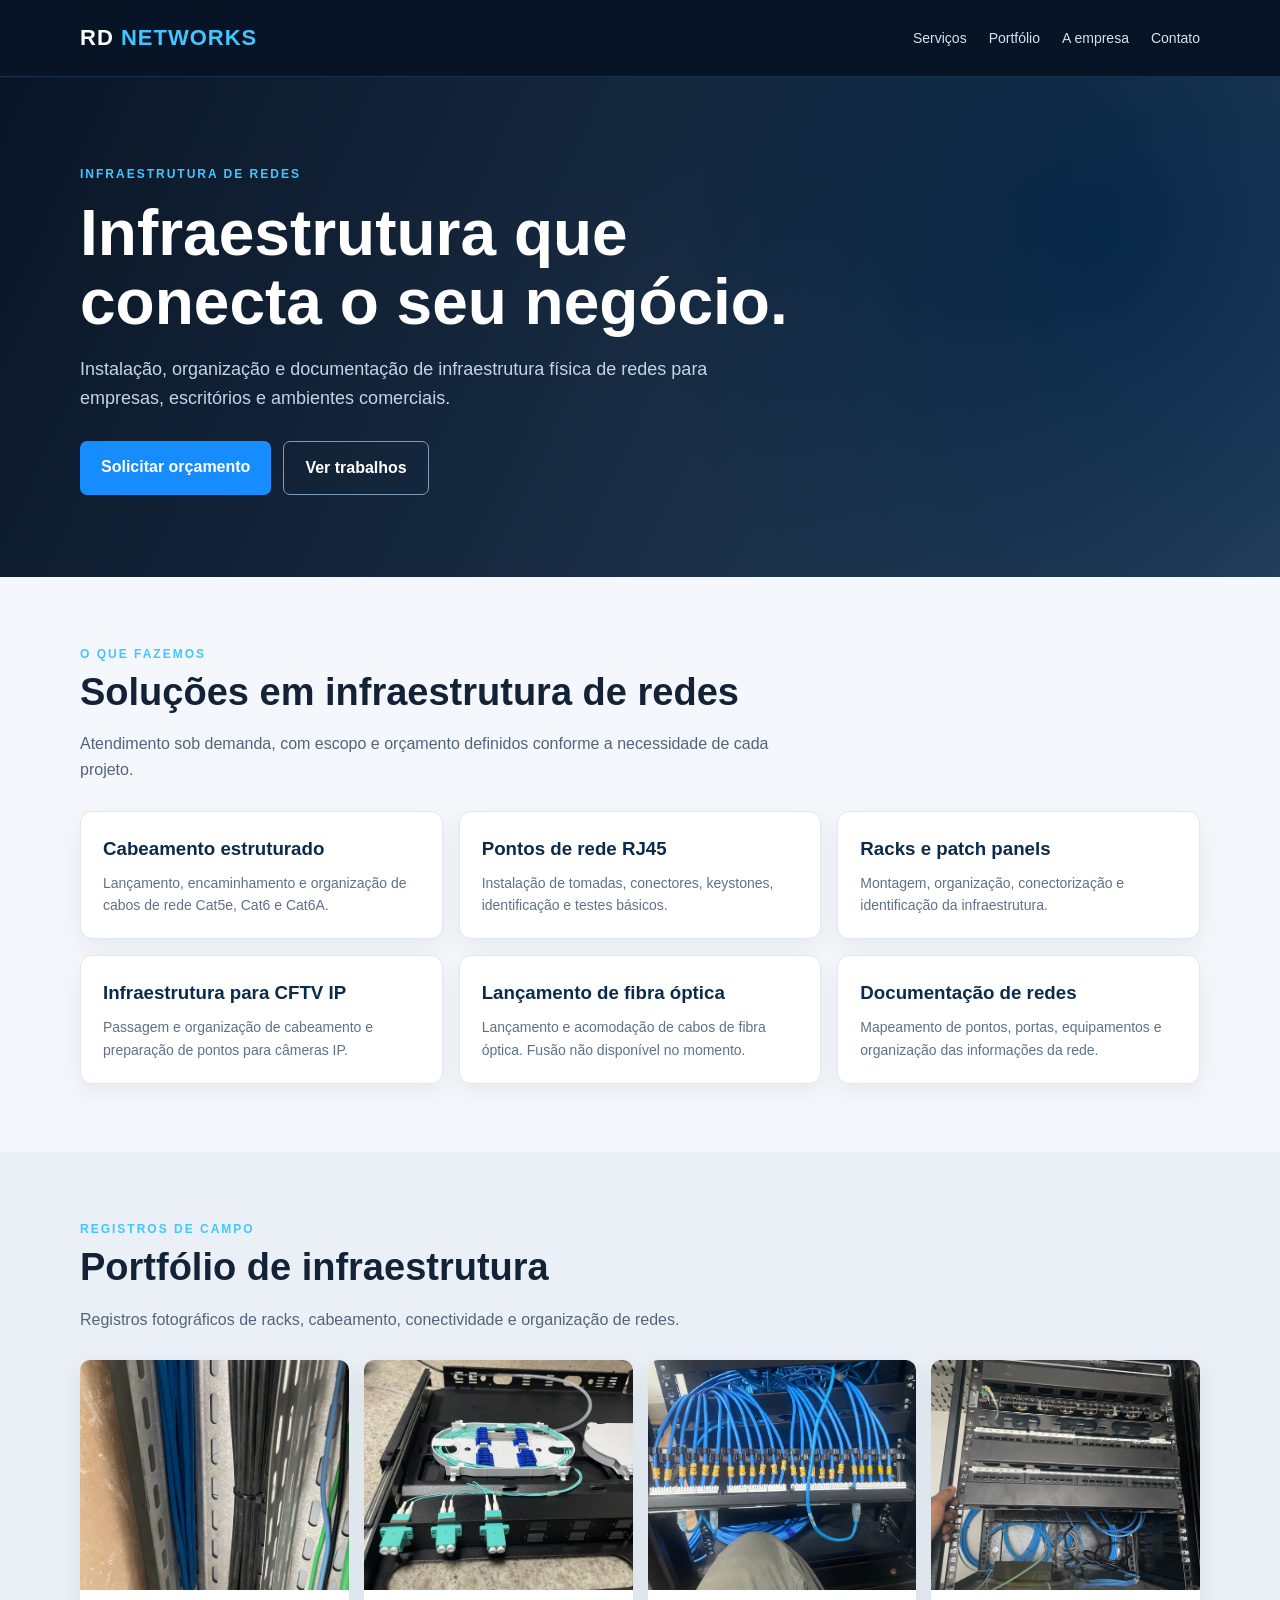
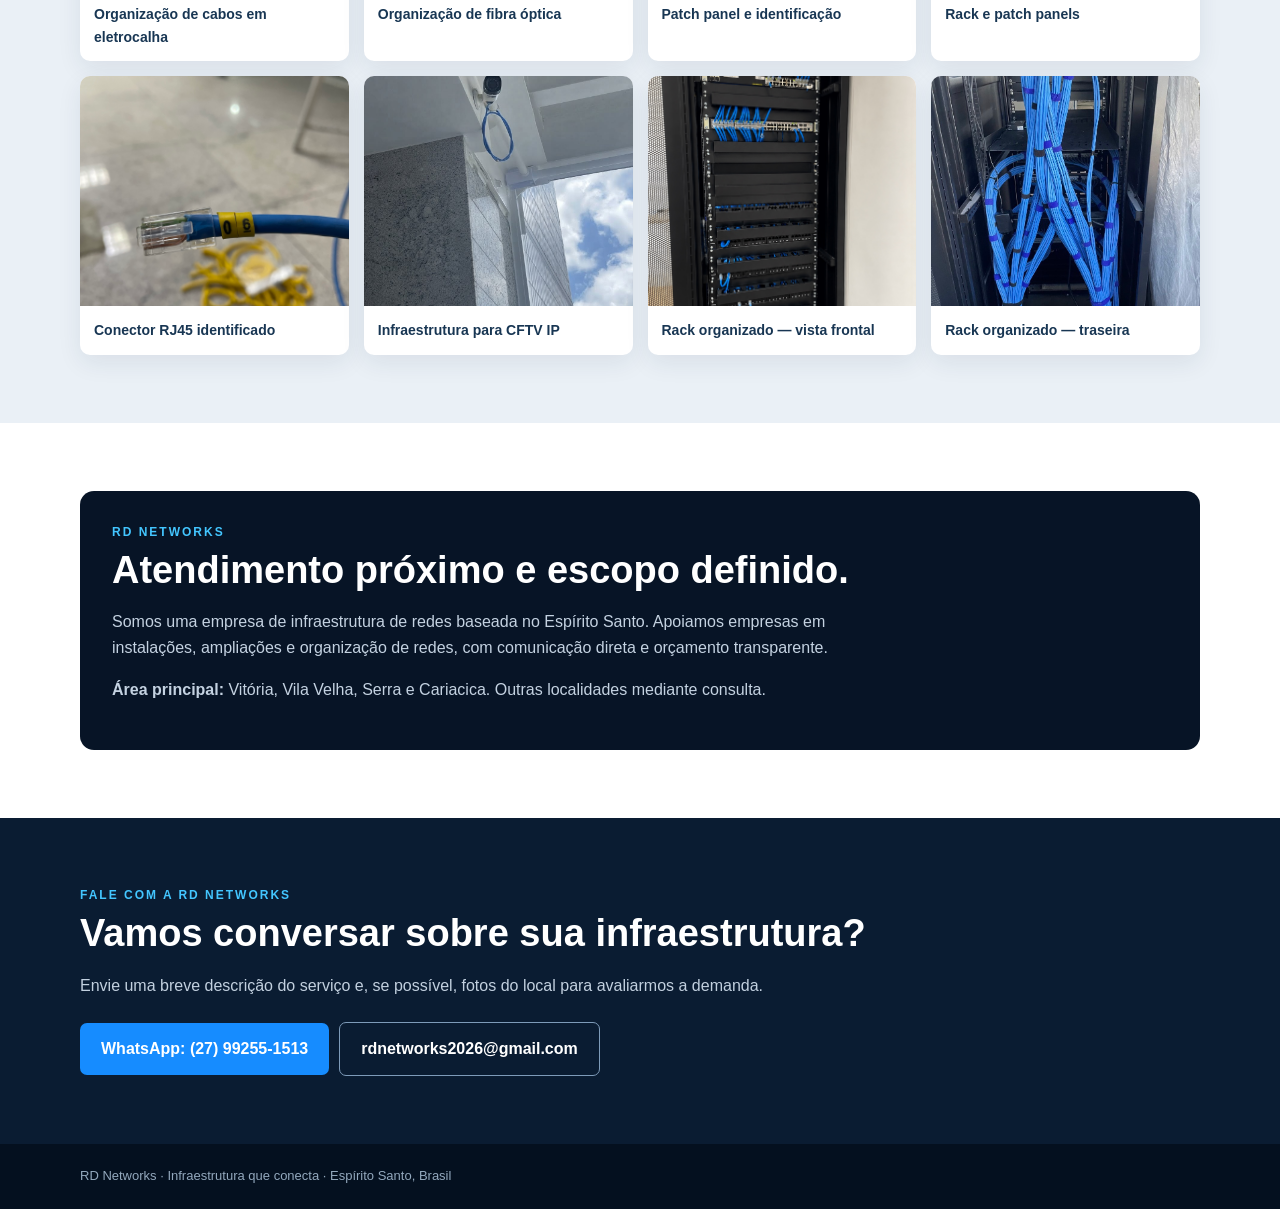
<file: novo-site/index.html>
<!DOCTYPE html>
<html lang="pt-BR">
<head>
<meta charset="UTF-8">
<meta name="viewport" content="width=device-width, initial-scale=1">
<meta name="description" content="RD Networks — cabeamento estruturado, pontos de rede, racks, patch panels, CFTV IP e documentação de redes na Grande Vitória.">
<meta name="theme-color" content="#071426">
<title>RD Networks | Infraestrutura que conecta</title>
<style>
:root{--bg:#071426;--panel:#10233d;--blue:#168cff;--cyan:#43c6ff;--text:#f4f8ff;--muted:#b5c3d5;--line:#28415f}
*{box-sizing:border-box}html{scroll-behavior:smooth}body{margin:0;background:#f4f7fb;color:#142238;font:16px/1.6 Arial,Helvetica,sans-serif}a{color:inherit;text-decoration:none}.wrap{width:min(1120px,92%);margin:auto}
header{background:#061426;color:white;border-bottom:1px solid #17324f}.nav{min-height:76px;display:flex;align-items:center;justify-content:space-between;gap:20px}.brand{font-size:22px;font-weight:800;letter-spacing:1px}.brand span{color:var(--cyan)}.navlinks{display:flex;gap:22px;color:#d4e1f0;font-size:14px}.hero{background:linear-gradient(115deg,rgba(5,17,34,.98),rgba(8,38,70,.88)),radial-gradient(circle at 85% 30%,#1269ad,transparent 40%);color:white;padding:88px 0 82px}.eyebrow{color:var(--cyan);font-weight:700;letter-spacing:2px;font-size:12px}.hero h1{font-size:clamp(36px,6vw,64px);line-height:1.08;max-width:760px;margin:15px 0}.hero p{color:#c5d4e5;max-width:650px;font-size:18px}.actions{display:flex;gap:12px;flex-wrap:wrap;margin-top:28px}.btn{display:inline-block;background:var(--blue);color:white;padding:13px 21px;border-radius:7px;font-weight:700}.btn.alt{background:transparent;border:1px solid #7e9bb9}.section{padding:68px 0}.section h2{font-size:clamp(27px,4vw,38px);line-height:1.2;margin:6px 0 12px}.intro{max-width:700px;color:#53647a}.services{display:grid;grid-template-columns:repeat(3,1fr);gap:16px;margin-top:28px}.service{background:white;border:1px solid #e1e8f0;border-radius:12px;padding:22px;box-shadow:0 8px 24px #152b4510}.service h3{margin:0 0 8px;color:#0b2b4d}.service p{margin:0;color:#607187;font-size:14px}.gallery{background:#eaf0f6}.photos{display:grid;grid-template-columns:repeat(4,1fr);gap:15px;margin-top:28px}.photos figure{margin:0;background:white;border-radius:10px;overflow:hidden;box-shadow:0 8px 24px #152b4515}.photos img{width:100%;height:230px;object-fit:cover;display:block;background:#dce5ef}.photos figcaption{padding:13px 14px;font-weight:700;font-size:14px;color:#183653}.about{background:white}.aboutbox{background:var(--bg);color:white;padding:32px;border-radius:14px}.aboutbox p{color:#c4d2e1;max-width:800px}.contact{background:#0a1c32;color:white}.contact p{color:#c2d0df}.contact .btn{margin:8px 10px 0 0}footer{background:#04101f;color:#93a8bd;padding:22px 0;font-size:13px}
@media(max-width:800px){.services{grid-template-columns:repeat(2,1fr)}.photos{grid-template-columns:repeat(2,1fr)}.navlinks{gap:12px;font-size:12px}}
@media(max-width:520px){.nav{padding:14px 0;align-items:flex-start;flex-direction:column}.navlinks{flex-wrap:wrap}.hero{padding:64px 0}.services,.photos{grid-template-columns:1fr}.photos img{height:250px}.section{padding:52px 0}}
</style>
</head>
<body>
<header><div class="wrap nav"><a class="brand" href="#">RD <span>NETWORKS</span></a><nav class="navlinks"><a href="#servicos">Serviços</a><a href="#portfolio">Portfólio</a><a href="#empresa">A empresa</a><a href="#contato">Contato</a></nav></div></header>
<main>
<section class="hero"><div class="wrap"><div class="eyebrow">INFRAESTRUTURA DE REDES</div><h1>Infraestrutura que conecta o seu negócio.</h1><p>Instalação, organização e documentação de infraestrutura física de redes para empresas, escritórios e ambientes comerciais.</p><div class="actions"><a class="btn" href="https://wa.me/5527992551513?text=Ol%C3%A1%2C%20quero%20solicitar%20um%20or%C3%A7amento%20com%20a%20RD%20Networks.">Solicitar orçamento</a><a class="btn alt" href="#portfolio">Ver trabalhos</a></div></div></section>
<section class="section" id="servicos"><div class="wrap"><div class="eyebrow">O QUE FAZEMOS</div><h2>Soluções em infraestrutura de redes</h2><p class="intro">Atendimento sob demanda, com escopo e orçamento definidos conforme a necessidade de cada projeto.</p><div class="services">
<article class="service"><h3>Cabeamento estruturado</h3><p>Lançamento, encaminhamento e organização de cabos de rede Cat5e, Cat6 e Cat6A.</p></article>
<article class="service"><h3>Pontos de rede RJ45</h3><p>Instalação de tomadas, conectores, keystones, identificação e testes básicos.</p></article>
<article class="service"><h3>Racks e patch panels</h3><p>Montagem, organização, conectorização e identificação da infraestrutura.</p></article>
<article class="service"><h3>Infraestrutura para CFTV IP</h3><p>Passagem e organização de cabeamento e preparação de pontos para câmeras IP.</p></article>
<article class="service"><h3>Lançamento de fibra óptica</h3><p>Lançamento e acomodação de cabos de fibra óptica. Fusão não disponível no momento.</p></article>
<article class="service"><h3>Documentação de redes</h3><p>Mapeamento de pontos, portas, equipamentos e organização das informações da rede.</p></article>
</div></div></section>
<section class="section gallery" id="portfolio"><div class="wrap"><div class="eyebrow">REGISTROS DE CAMPO</div><h2>Portfólio de infraestrutura</h2><p class="intro">Registros fotográficos de racks, cabeamento, conectividade e organização de redes.</p><div class="photos">
<figure><img src="../assets/portfolio-organizacao-cabos-eletrocalha.jpg" alt="Cabos de rede organizados em eletrocalha" loading="lazy"><figcaption>Organização de cabos em eletrocalha</figcaption></figure>
<figure><img src="../assets/portfolio-fibra-optica-organizacao-distribuidor.jpg" alt="Organização de fibra óptica em distribuidor" loading="lazy"><figcaption>Organização de fibra óptica</figcaption></figure>
<figure><img src="../assets/portfolio-patch-panel-identificacao-cabos.jpg" alt="Patch panel com cabos identificados" loading="lazy"><figcaption>Patch panel e identificação</figcaption></figure>
<figure><img src="../assets/portfolio-rack-distribuidor-optico-patch-panels.jpg" alt="Rack com distribuidor óptico e patch panels" loading="lazy"><figcaption>Rack e patch panels</figcaption></figure>
<figure><img src="../assets/portfolio-conector-rj45-identificado.jpg" alt="Conector RJ45 identificado" loading="lazy"><figcaption>Conector RJ45 identificado</figcaption></figure>
<figure><img src="../assets/portfolio-instalacao-camera-cftv-ip.jpg" alt="Instalação de câmera CFTV IP" loading="lazy"><figcaption>Infraestrutura para CFTV IP</figcaption></figure>
<figure><img src="../assets/portfolio-rack-organizado-vista-frontal.jpg" alt="Vista frontal de rack organizado" loading="lazy"><figcaption>Rack organizado — vista frontal</figcaption></figure>
<figure><img src="../assets/portfolio-rack-organizacao-traseira-cabos.jpg" alt="Parte traseira de rack com cabos organizados" loading="lazy"><figcaption>Rack organizado — traseira</figcaption></figure>
</div></div></section>
<section class="section about" id="empresa"><div class="wrap"><div class="aboutbox"><div class="eyebrow">RD NETWORKS</div><h2>Atendimento próximo e escopo definido.</h2><p>Somos uma empresa de infraestrutura de redes baseada no Espírito Santo. Apoiamos empresas em instalações, ampliações e organização de redes, com comunicação direta e orçamento transparente.</p><p><strong>Área principal:</strong> Vitória, Vila Velha, Serra e Cariacica. Outras localidades mediante consulta.</p></div></div></section>
<section class="section contact" id="contato"><div class="wrap"><div class="eyebrow">FALE COM A RD NETWORKS</div><h2>Vamos conversar sobre sua infraestrutura?</h2><p>Envie uma breve descrição do serviço e, se possível, fotos do local para avaliarmos a demanda.</p><a class="btn" href="https://wa.me/5527992551513?text=Ol%C3%A1%2C%20quero%20solicitar%20um%20or%C3%A7amento%20com%20a%20RD%20Networks.">WhatsApp: (27) 99255-1513</a><a class="btn alt" href="mailto:rdnetworks2026@gmail.com">rdnetworks2026@gmail.com</a></div></section>
</main>
<footer><div class="wrap">RD Networks · Infraestrutura que conecta · Espírito Santo, Brasil</div></footer>
</body>
</html>
</file>
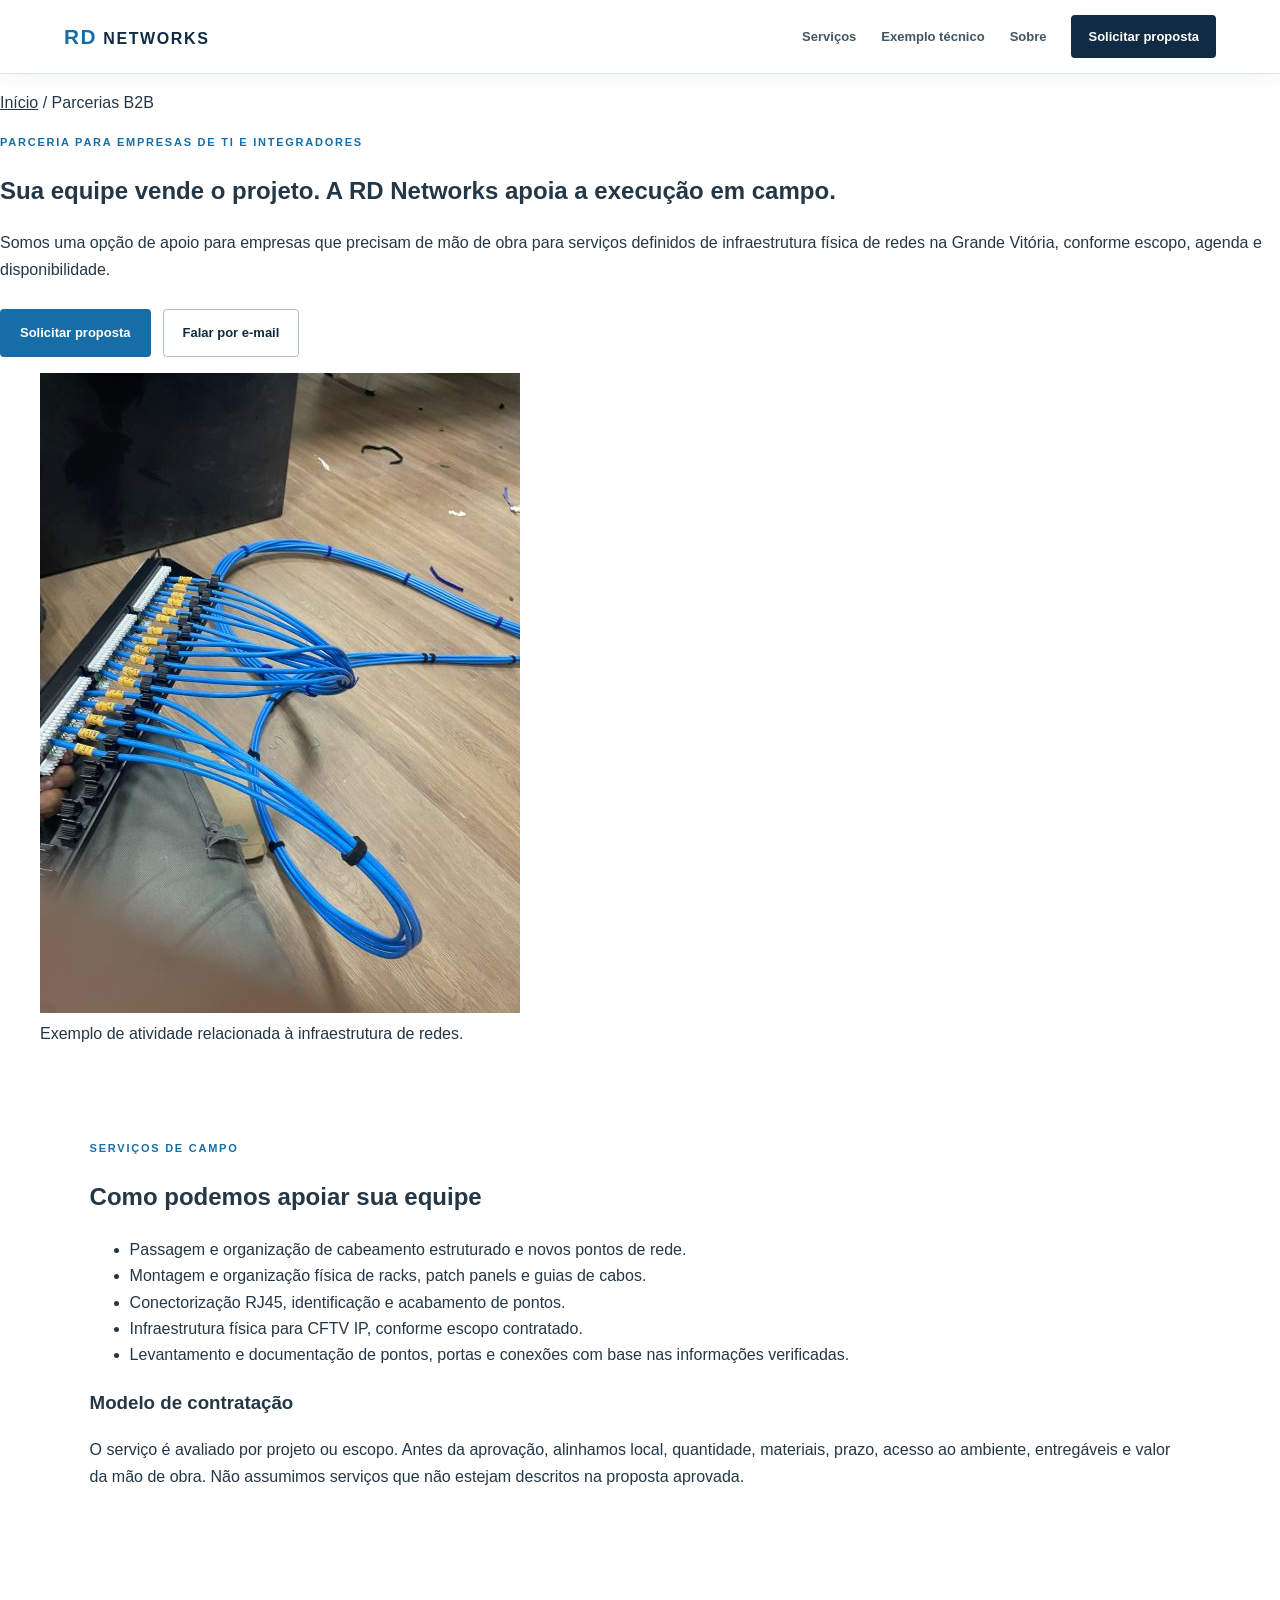
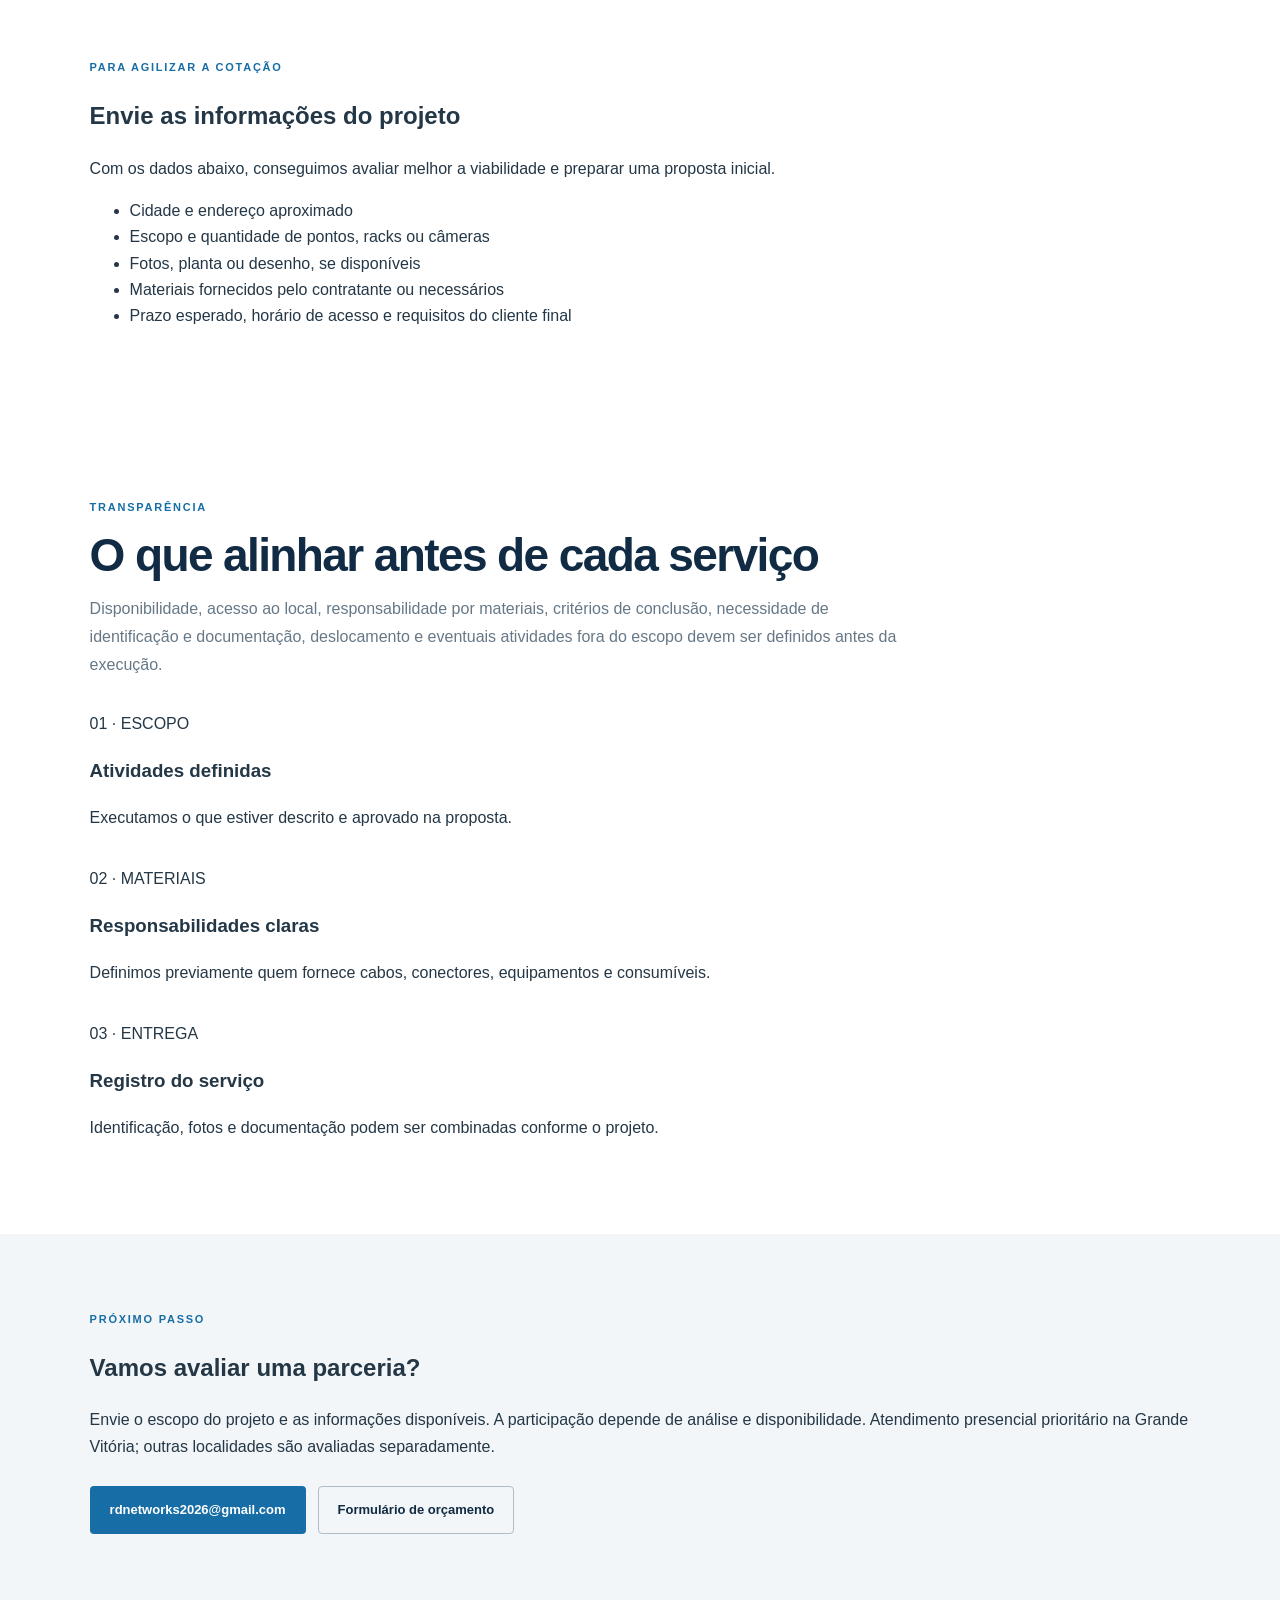
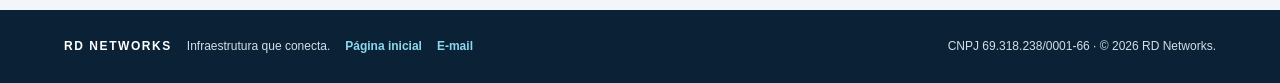
<file: b2b.html>
<!doctype html>
<html lang="pt-BR">
<head>
<meta charset="utf-8"><meta name="viewport" content="width=device-width, initial-scale=1">
<title>Parceria B2B para empresas de TI | RD Networks</title>
<meta name="description" content="A RD Networks apoia empresas de TI e integradores com execução presencial de cabeamento estruturado, racks, patch panels, CFTV IP e documentação na Grande Vitória.">
  <link rel="canonical" href="https://rdnetworks2026.github.io/Rd-Networks/b2b.html">
  <meta property="og:type" content="website">
  <meta property="og:title" content="Parceria B2B para empresas de TI | RD Networks">
  <meta property="og:description" content="A RD Networks apoia empresas de TI e integradores com execução presencial de cabeamento estruturado, racks, patch panels, CFTV IP e documentação na Grande Vitória.">
  <meta property="og:url" content="https://rdnetworks2026.github.io/Rd-Networks/b2b.html">
  <meta property="og:image" content="https://images.pexels.com/photos/5480781/pexels-photo-5480781.jpeg?auto=compress&cs=tinysrgb&w=1200">
  <meta name="twitter:card" content="summary_large_image">

<link rel="stylesheet" href="style.css?v=20261029-future">
</head>
<body>
<header class="topbar"><a class="brand" href="./"><span>RD</span> NETWORKS</a><button class="menu" type="button" aria-label="Abrir menu" aria-controls="mainNav" aria-expanded="false">☰</button><nav id="mainNav" aria-label="Navegação principal"><a href="./#servicos">Serviços</a><a href="./#entregaveis">Exemplo técnico</a><a href="./#sobre">Sobre</a><a class="nav-cta" href="./#orcamento">Solicitar proposta</a></nav></header>
<main>
<section class="detail-hero"><div class="detail-copy"><p class="detail-breadcrumb"><a href="./">Início</a> / Parcerias B2B</p><p class="eyebrow">PARCERIA PARA EMPRESAS DE TI E INTEGRADORES</p><h1>Sua equipe vende o projeto. A RD Networks apoia a execução em campo.</h1><p>Somos uma opção de apoio para empresas que precisam de mão de obra para serviços definidos de infraestrutura física de redes na Grande Vitória, conforme escopo, agenda e disponibilidade.</p><div class="actions"><a class="btn primary" href="./#orcamento">Solicitar proposta</a><a class="btn secondary" href="mailto:rdnetworks2026@gmail.com?subject=Parceria%20B2B%20-%20RD%20Networks">Falar por e-mail</a></div></div><figure class="detail-visual"><img src="assets/servico-real-patch-panel.png" alt="Patch panel com cabos de rede organizados"><figcaption>Exemplo de atividade relacionada à infraestrutura de redes.</figcaption></figure></section>
<section class="section detail-layout"><div><p class="eyebrow">SERVIÇOS DE CAMPO</p><h2>Como podemos apoiar sua equipe</h2><ul class="detail-list"><li>Passagem e organização de cabeamento estruturado e novos pontos de rede.</li><li>Montagem e organização física de racks, patch panels e guias de cabos.</li><li>Conectorização RJ45, identificação e acabamento de pontos.</li><li>Infraestrutura física para CFTV IP, conforme escopo contratado.</li><li>Levantamento e documentação de pontos, portas e conexões com base nas informações verificadas.</li></ul></div><aside class="detail-aside"><h3>Modelo de contratação</h3><p>O serviço é avaliado por projeto ou escopo. Antes da aprovação, alinhamos local, quantidade, materiais, prazo, acesso ao ambiente, entregáveis e valor da mão de obra. Não assumimos serviços que não estejam descritos na proposta aprovada.</p></aside></section>
<section class="section detail-request"><div><p class="eyebrow">PARA AGILIZAR A COTAÇÃO</p><h2>Envie as informações do projeto</h2><p>Com os dados abaixo, conseguimos avaliar melhor a viabilidade e preparar uma proposta inicial.</p></div><ul class="detail-list"><li>Cidade e endereço aproximado</li><li>Escopo e quantidade de pontos, racks ou câmeras</li><li>Fotos, planta ou desenho, se disponíveis</li><li>Materiais fornecidos pelo contratante ou necessários</li><li>Prazo esperado, horário de acesso e requisitos do cliente final</li></ul></section>
<section class="section"><div class="section-heading"><p class="eyebrow">TRANSPARÊNCIA</p><h2>O que alinhar antes de cada serviço</h2><p>Disponibilidade, acesso ao local, responsabilidade por materiais, critérios de conclusão, necessidade de identificação e documentação, deslocamento e eventuais atividades fora do escopo devem ser definidos antes da execução.</p></div><div class="card-grid three"><article class="deliverable-card"><span class="sample-label">01 · ESCOPO</span><h3>Atividades definidas</h3><p>Executamos o que estiver descrito e aprovado na proposta.</p></article><article class="deliverable-card"><span class="sample-label">02 · MATERIAIS</span><h3>Responsabilidades claras</h3><p>Definimos previamente quem fornece cabos, conectores, equipamentos e consumíveis.</p></article><article class="deliverable-card"><span class="sample-label">03 · ENTREGA</span><h3>Registro do serviço</h3><p>Identificação, fotos e documentação podem ser combinadas conforme o projeto.</p></article></div></section>
<section class="section detail-cta soft"><div><p class="eyebrow">PRÓXIMO PASSO</p><h2>Vamos avaliar uma parceria?</h2><p>Envie o escopo do projeto e as informações disponíveis. A participação depende de análise e disponibilidade. Atendimento presencial prioritário na Grande Vitória; outras localidades são avaliadas separadamente.</p></div><div class="actions"><a class="btn primary" href="mailto:rdnetworks2026@gmail.com?subject=Parceria%20B2B%20-%20RD%20Networks">rdnetworks2026@gmail.com</a><a class="btn secondary" href="./#orcamento">Formulário de orçamento</a></div></section>
</main>
<footer><div><strong>RD NETWORKS</strong><span>Infraestrutura que conecta.</span><a href="./">Página inicial</a><a href="mailto:rdnetworks2026@gmail.com?subject=Contato%20comercial%20-%20RD%20Networks">E-mail</a></div><p>CNPJ 69.318.238/0001-66 · © 2026 RD Networks.</p></footer><script src="script.js?v=20261027-round3"></script>
</body></html>
</file>
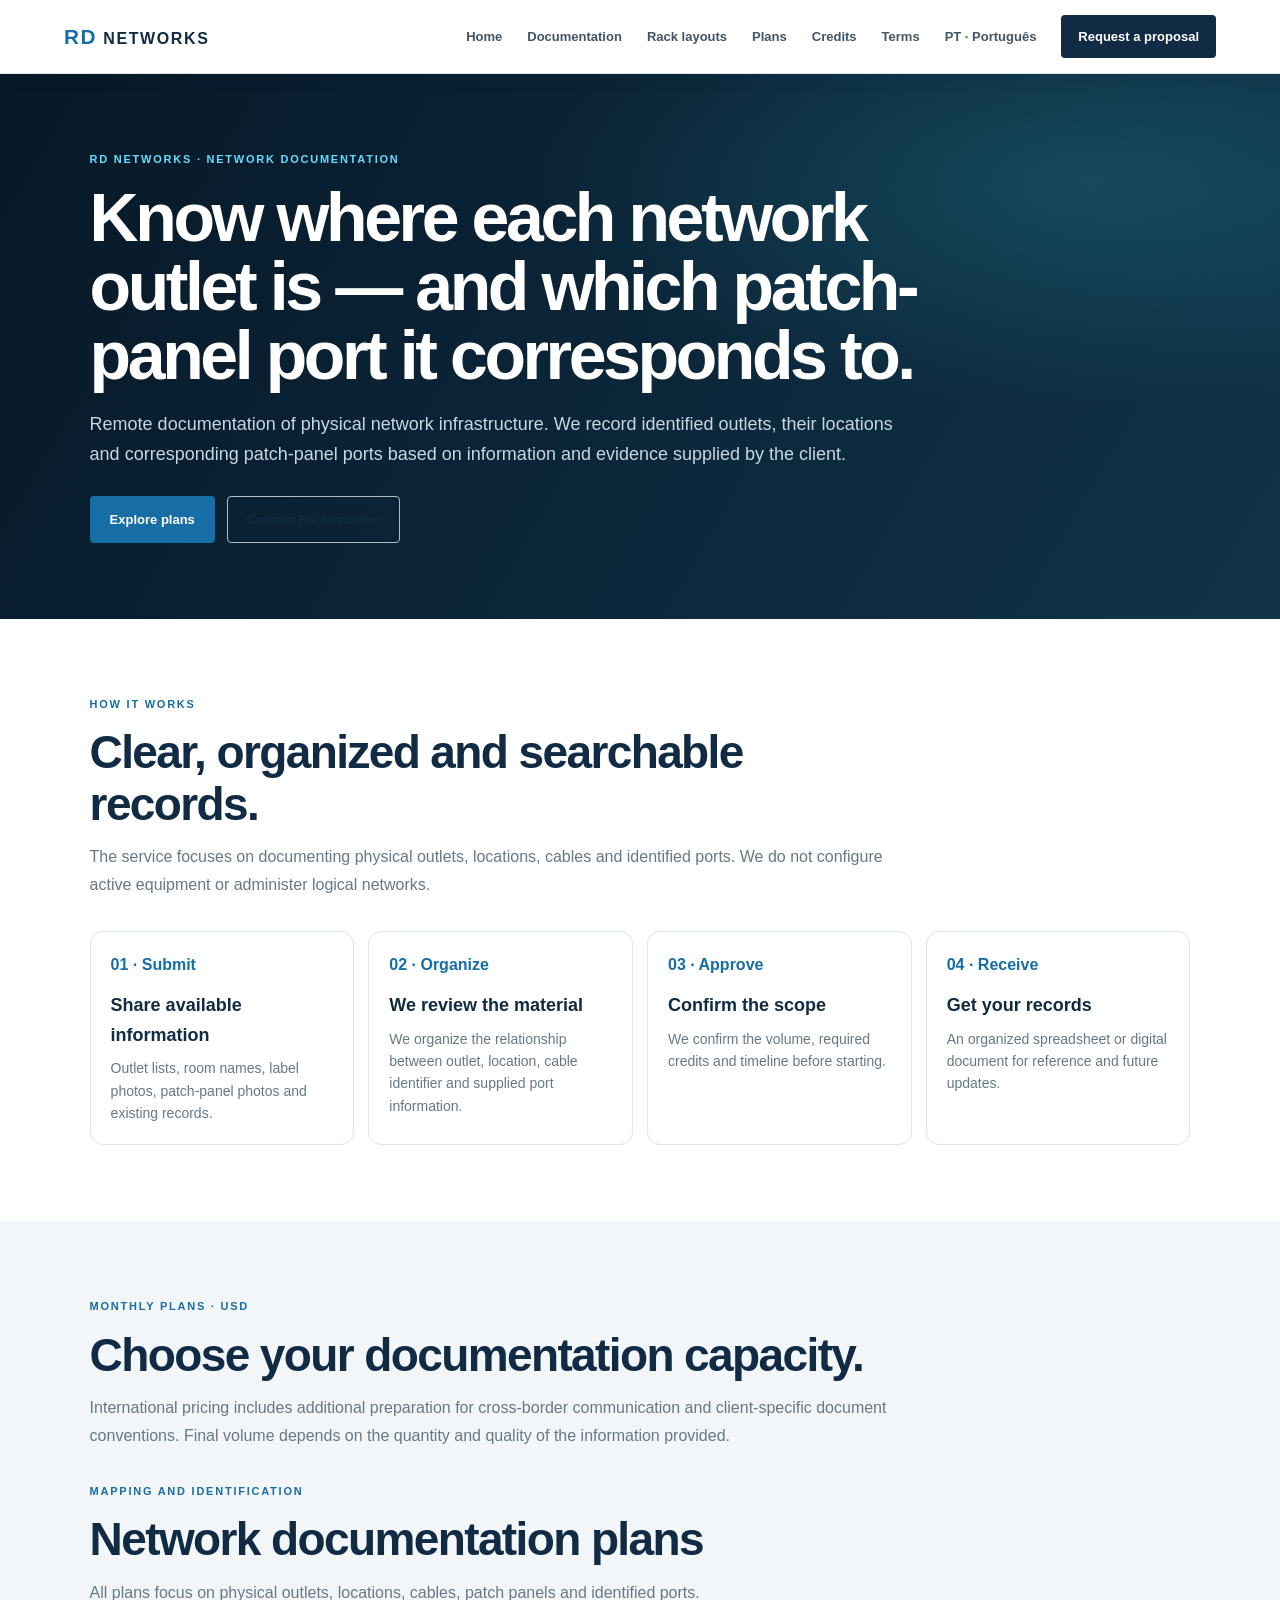
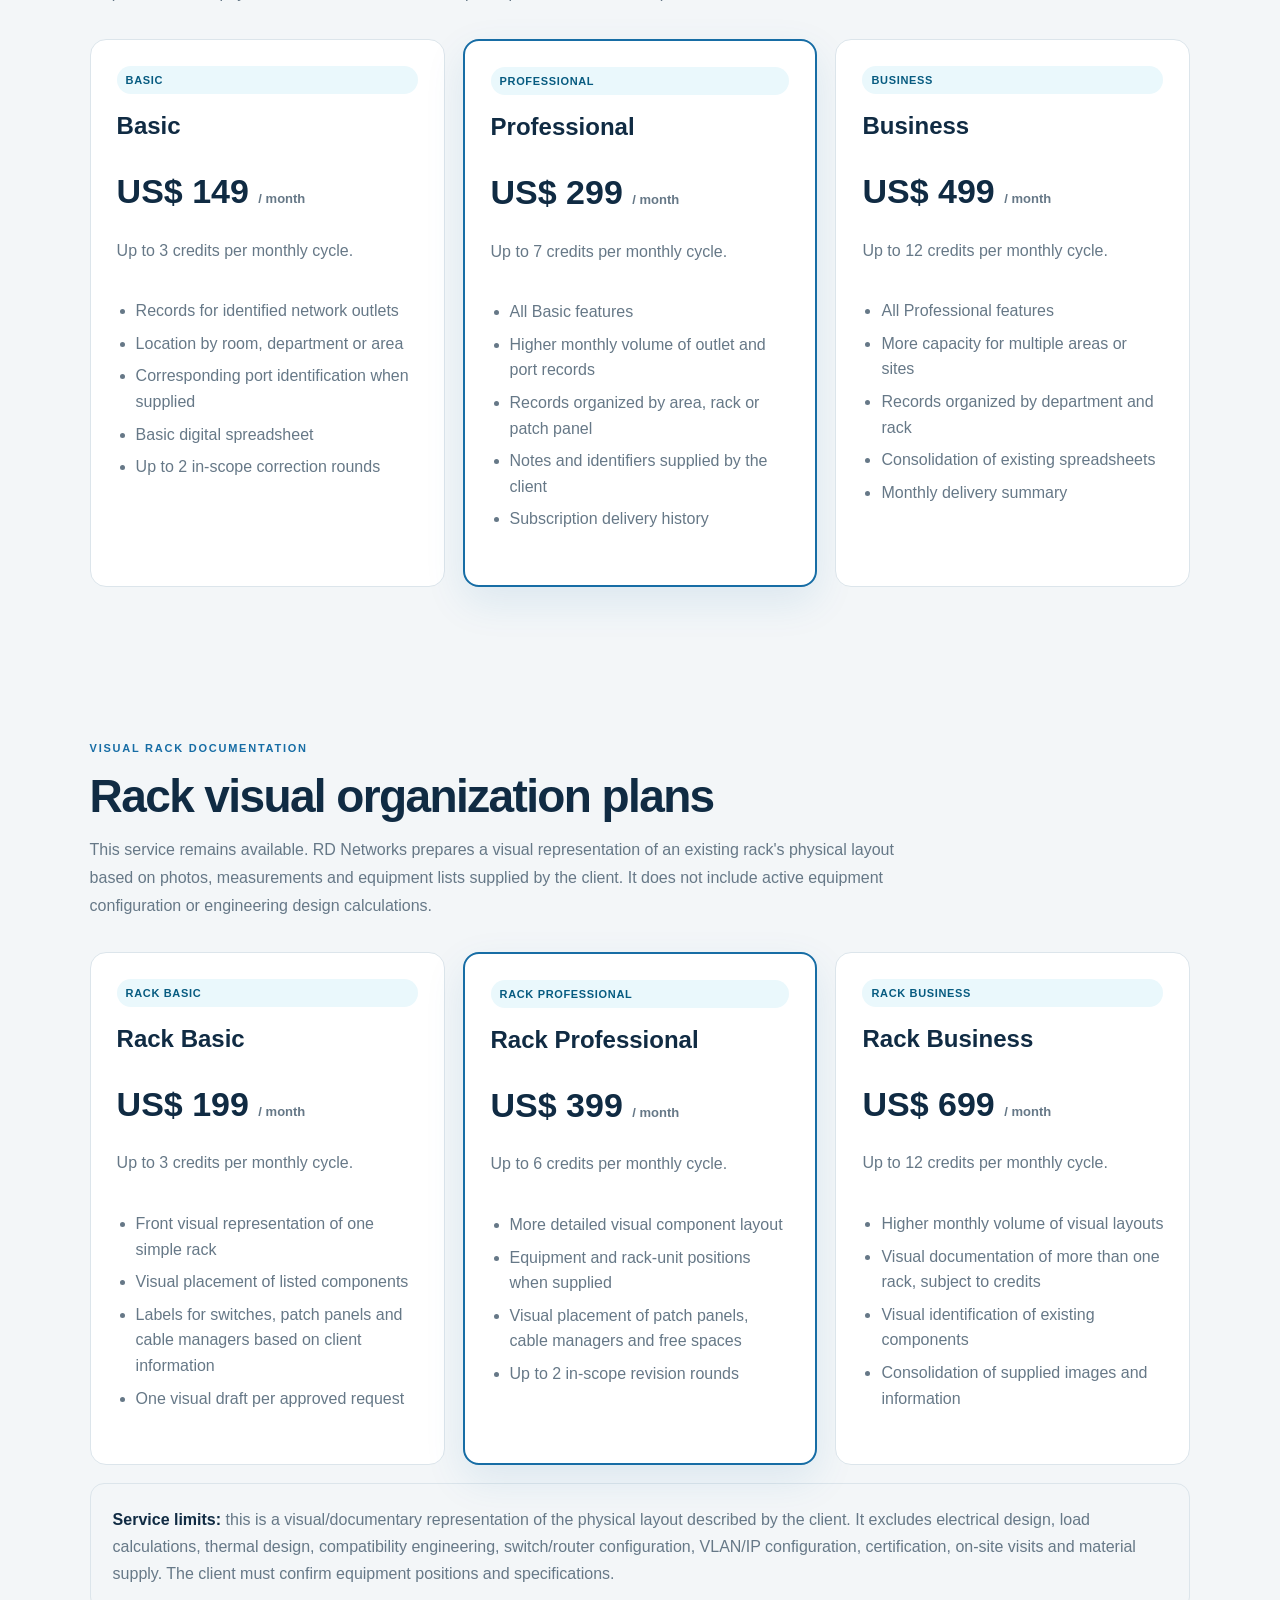
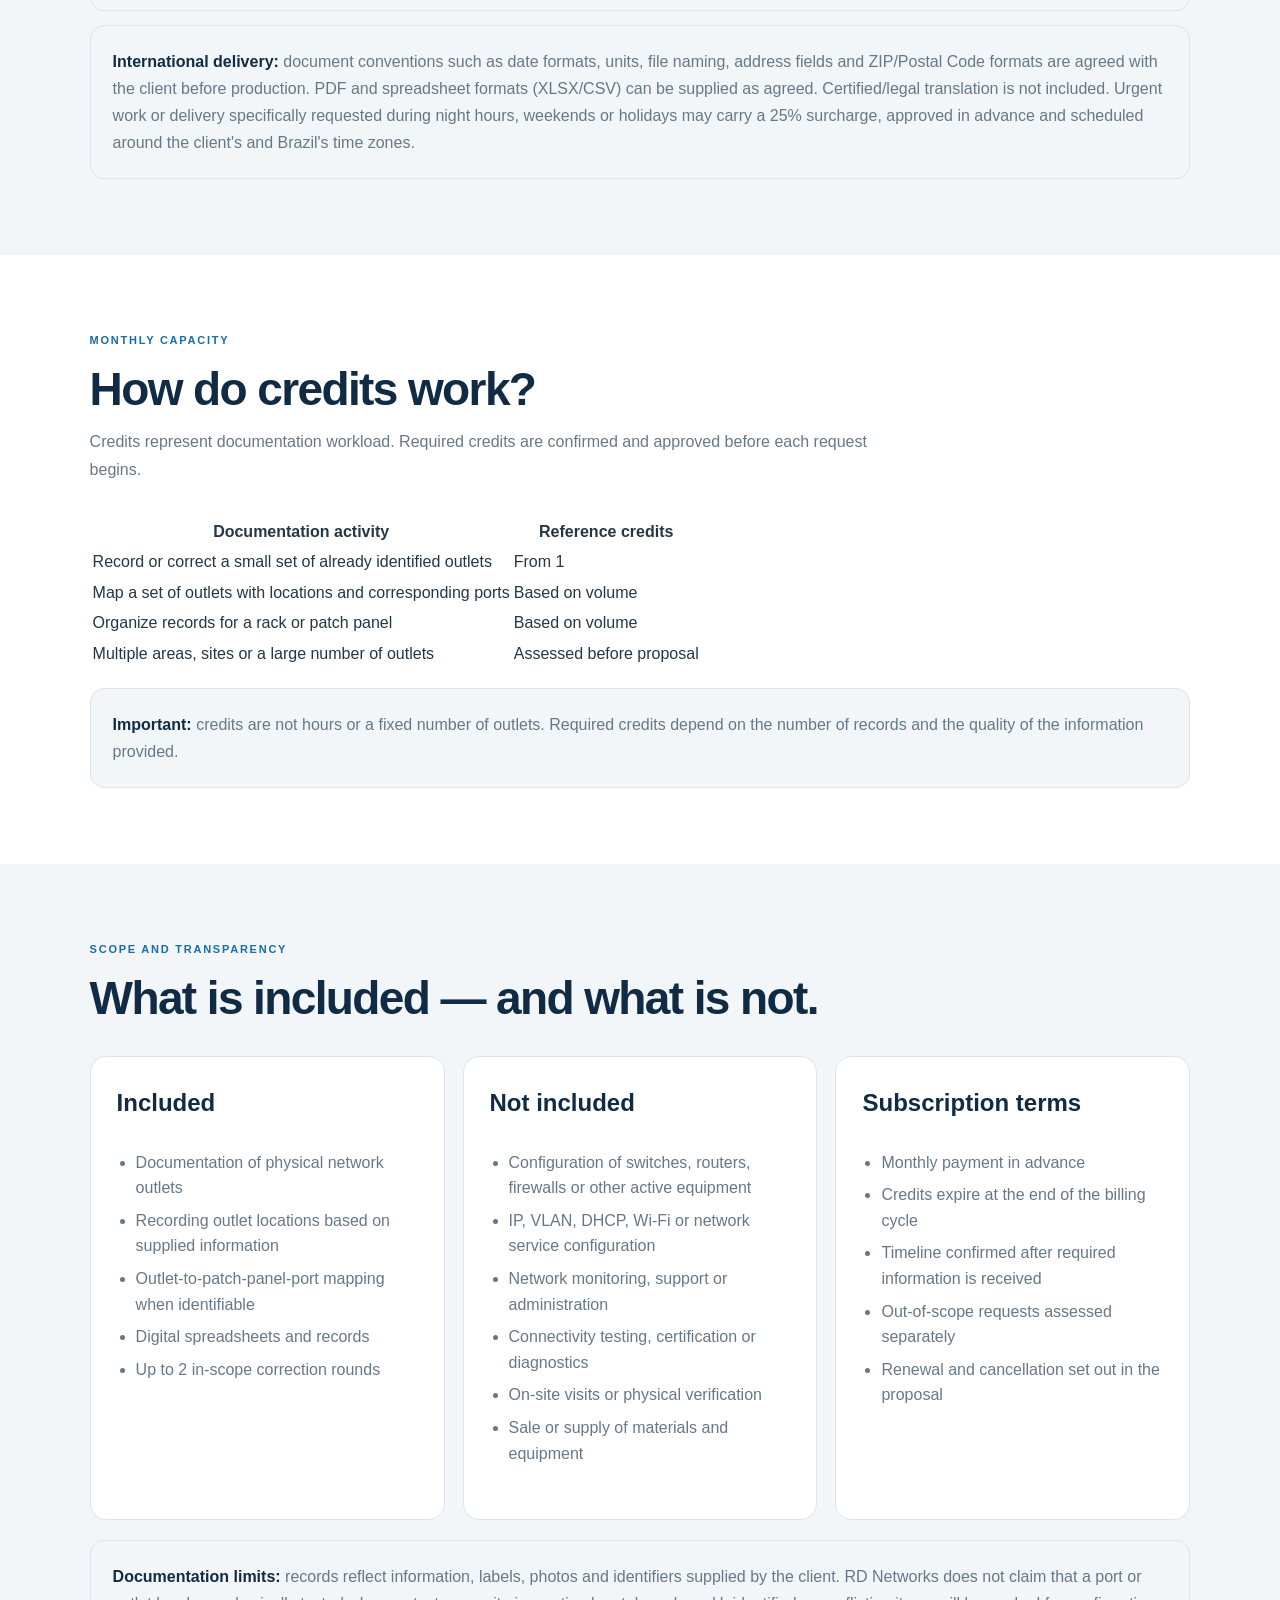
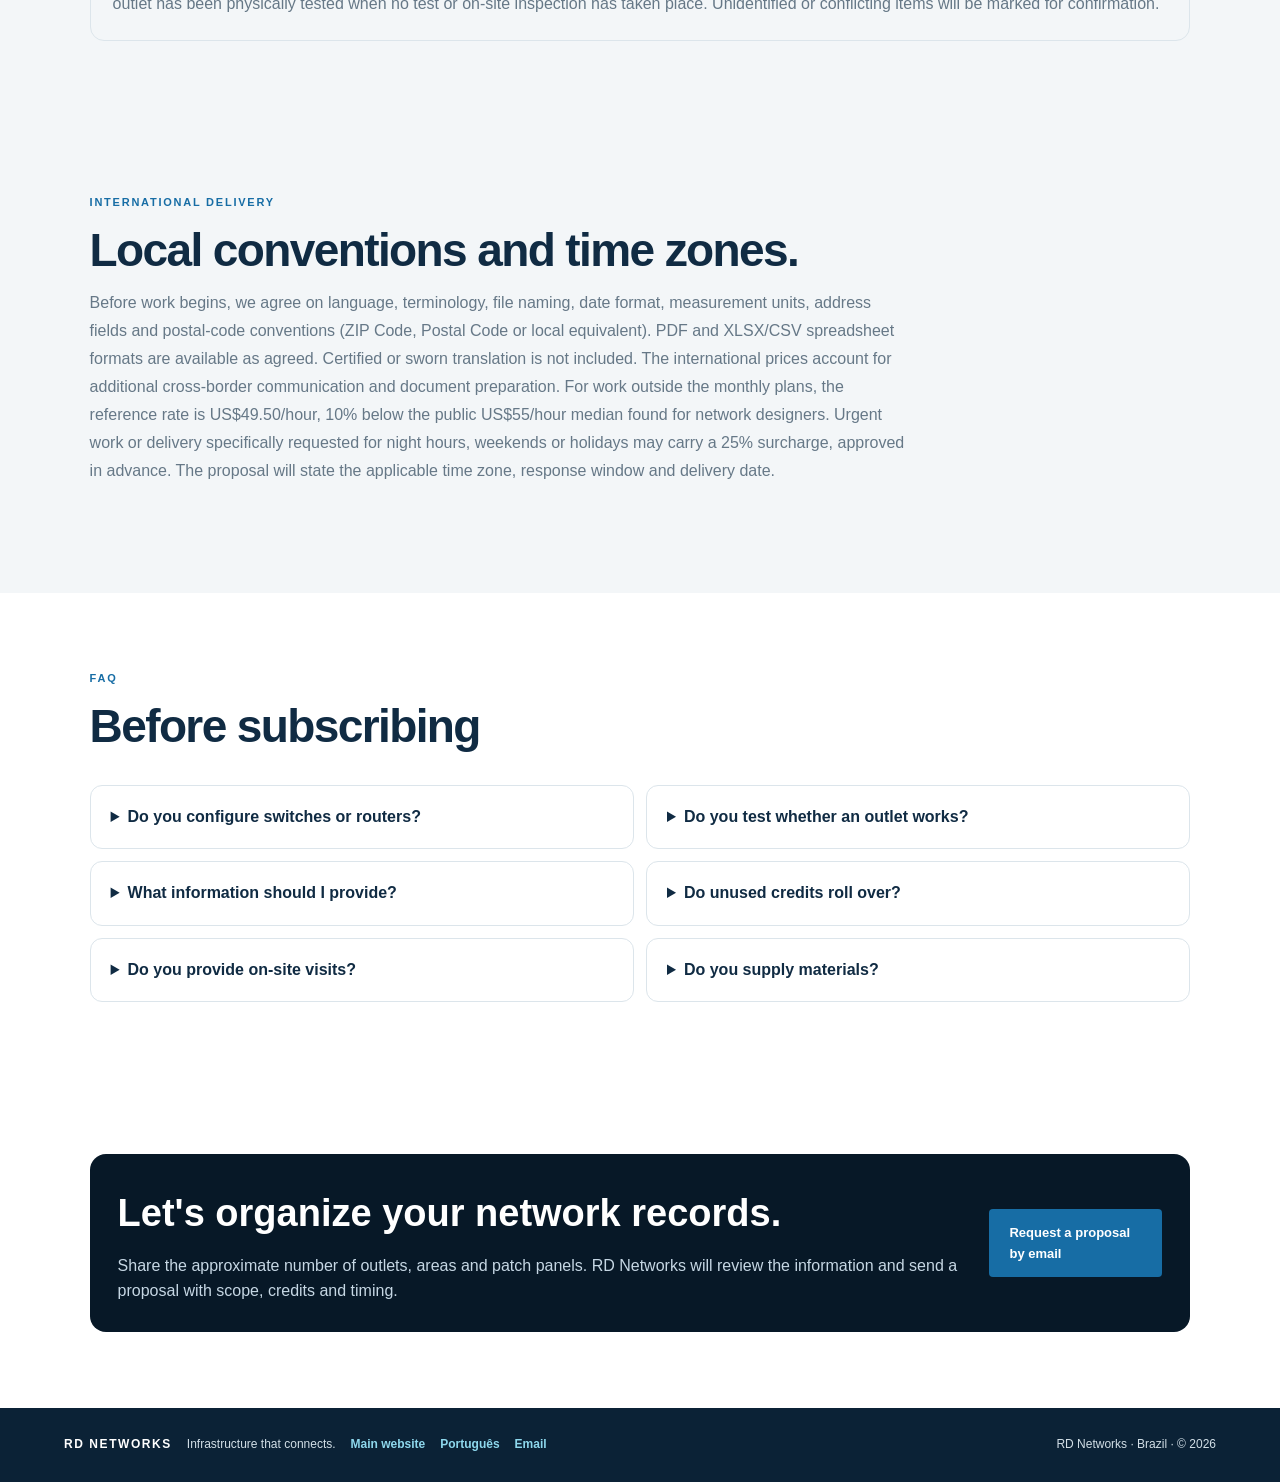
<file: corporate-plans-en.html>
<!doctype html>
<html lang="en"><head><meta charset="utf-8"><meta name="viewport" content="width=device-width, initial-scale=1"><meta name="description" content="RD Networks remote monthly plans for physical network point, location, cable and patch-panel port documentation."><meta name="robots" content="index,follow"><meta name="theme-color" content="#071827"><title>Network Documentation Plans | RD Networks</title><link rel="canonical" href="https://rdnetworks2026.github.io/Rd-Networks/corporate-plans-en.html"><link rel="stylesheet" href="style.css?v=20261108-documentacao"><style>
.corp-hero{padding:76px max(7vw,28px);background:radial-gradient(ellipse at 85% 20%,rgba(57,208,227,.18),transparent 36%),linear-gradient(120deg,#071827,#10334a);color:#fff}.corp-hero h1{max-width:900px;margin:0 0 18px;font-size:clamp(38px,5.5vw,68px);line-height:1.02;letter-spacing:-.05em}.corp-hero p:not(.eyebrow){max-width:820px;color:#c6d7e4;font-size:18px;line-height:1.7}.corp-hero .eyebrow{color:#65ddff}.corp-grid{display:grid;grid-template-columns:repeat(3,minmax(0,1fr));gap:18px}.corp-card{display:flex;flex-direction:column;padding:26px;border:1px solid var(--line);border-radius:16px;background:#fff;min-width:0}.corp-card.featured{border:2px solid var(--blue);box-shadow:0 15px 40px rgba(23,105,170,.1)}.corp-card h3{margin:0 0 8px;color:var(--navy);font-size:24px}.corp-price{margin:10px 0 2px;color:var(--navy);font-size:34px;font-weight:900}.corp-price small{font-size:13px;color:var(--muted)}.corp-card p,.corp-card li{color:var(--muted);line-height:1.6}.corp-card ul{padding-left:19px;margin:12px 0 20px}.corp-card li{margin:7px 0}.corp-card .btn{margin-top:auto}.corp-tag{display:inline-block;margin-bottom:12px;padding:5px 9px;border-radius:999px;background:#eaf8fc;color:#075b80;font-size:11px;font-weight:900;letter-spacing:.06em}.corp-callout{padding:22px;border:1px solid var(--line);border-radius:14px;background:var(--soft);color:var(--muted);line-height:1.7}.corp-callout strong{color:var(--navy)}.corp-steps{display:grid;grid-template-columns:repeat(4,1fr);gap:14px}.corp-steps article{padding:20px;border:1px solid var(--line);border-radius:13px;background:#fff}.corp-steps b{color:var(--blue)}.corp-steps h3{margin:12px 0 7px;color:var(--navy);font-size:18px}.corp-steps p{margin:0;color:var(--muted);font-size:14px;line-height:1.6}.corp-faq{display:grid;grid-template-columns:repeat(2,1fr);gap:12px}.corp-faq details{padding:18px 20px;border:1px solid var(--line);border-radius:12px;background:#fff}.corp-faq summary{cursor:pointer;color:var(--navy);font-weight:850}.corp-faq p{color:var(--muted);line-height:1.6}.corp-cta{display:flex;justify-content:space-between;align-items:center;gap:24px;padding:28px;border-radius:16px;background:#071827;color:#fff}.corp-cta h2{margin:0 0 8px;color:#fff;font-size:clamp(26px,3.5vw,38px)}.corp-cta p{margin:0;color:#c6d7e4;line-height:1.6}@media(max-width:900px){.corp-grid{grid-template-columns:1fr 1fr}.corp-steps{grid-template-columns:1fr 1fr}}@media(max-width:600px){.corp-grid,.corp-steps,.corp-faq{grid-template-columns:1fr}.corp-hero{padding:55px 24px}.corp-cta{align-items:flex-start;flex-direction:column}}</style></head>
<body><header class="topbar"><a class="brand" href="index.html"><span>RD</span> NETWORKS</a><button class="menu" type="button" aria-label="Open menu" aria-controls="mainNav" aria-expanded="false">☰</button><nav id="mainNav" aria-label="Main navigation"><a href="index.html">Home</a><a href="#service">Documentation</a><a href="#rack-design">Rack layouts</a><a href="#plans">Plans</a><a href="#credits">Credits</a><a href="#terms">Terms</a><a href="planos-corporativos.html" lang="pt-BR">PT · Português</a><a class="nav-cta" href="#contact">Request a proposal</a></nav></header>
<main><section class="corp-hero"><p class="eyebrow">RD NETWORKS · NETWORK DOCUMENTATION</p><h1>Know where each network outlet is — and which patch-panel port it corresponds to.</h1><p>Remote documentation of physical network infrastructure. We record identified outlets, their locations and corresponding patch-panel ports based on information and evidence supplied by the client.</p><div class="actions"><a class="btn primary" href="#plans">Explore plans</a><a class="btn secondary" href="mailto:rdnetworks2026@gmail.com?subject=Network%20documentation%20-%20RD%20Networks">Contact RD Networks</a></div></section>
<section class="section"><div class="section-heading"><p class="eyebrow">HOW IT WORKS</p><h2>Clear, organized and searchable records.</h2><p>The service focuses on documenting physical outlets, locations, cables and identified ports. We do not configure active equipment or administer logical networks.</p></div><div class="corp-steps"><article><b>01 · Submit</b><h3>Share available information</h3><p>Outlet lists, room names, label photos, patch-panel photos and existing records.</p></article><article><b>02 · Organize</b><h3>We review the material</h3><p>We organize the relationship between outlet, location, cable identifier and supplied port information.</p></article><article><b>03 · Approve</b><h3>Confirm the scope</h3><p>We confirm the volume, required credits and timeline before starting.</p></article><article><b>04 · Receive</b><h3>Get your records</h3><p>An organized spreadsheet or digital document for reference and future updates.</p></article></div></section>
<section class="section soft" id="plans"><div class="section-heading"><p class="eyebrow">MONTHLY PLANS · USD</p><h2>Choose your documentation capacity.</h2><p>International pricing includes additional preparation for cross-border communication and client-specific document conventions. Final volume depends on the quantity and quality of the information provided.</p></div><div class="section-heading" id="service"><p class="eyebrow">MAPPING AND IDENTIFICATION</p><h2>Network documentation plans</h2><p>All plans focus on physical outlets, locations, cables, patch panels and identified ports.</p></div><div class="corp-grid">
<article class="corp-card"><span class="corp-tag">BASIC</span><h3>Basic</h3><div class="corp-price">US$ 149 <small>/ month</small></div><p>Up to 3 credits per monthly cycle.</p><ul><li>Records for identified network outlets</li><li>Location by room, department or area</li><li>Corresponding port identification when supplied</li><li>Basic digital spreadsheet</li><li>Up to 2 in-scope correction rounds</li></ul></article>
<article class="corp-card featured"><span class="corp-tag">PROFESSIONAL</span><h3>Professional</h3><div class="corp-price">US$ 299 <small>/ month</small></div><p>Up to 7 credits per monthly cycle.</p><ul><li>All Basic features</li><li>Higher monthly volume of outlet and port records</li><li>Records organized by area, rack or patch panel</li><li>Notes and identifiers supplied by the client</li><li>Subscription delivery history</li></ul></article>
<article class="corp-card"><span class="corp-tag">BUSINESS</span><h3>Business</h3><div class="corp-price">US$ 499 <small>/ month</small></div><p>Up to 12 credits per monthly cycle.</p><ul><li>All Professional features</li><li>More capacity for multiple areas or sites</li><li>Records organized by department and rack</li><li>Consolidation of existing spreadsheets</li><li>Monthly delivery summary</li></ul></article></div></section>
<section class="section soft" id="rack-design"><div class="section-heading"><p class="eyebrow">VISUAL RACK DOCUMENTATION</p><h2>Rack visual organization plans</h2><p>This service remains available. RD Networks prepares a visual representation of an existing rack's physical layout based on photos, measurements and equipment lists supplied by the client. It does not include active equipment configuration or engineering design calculations.</p></div><div class="corp-grid">
<article class="corp-card"><span class="corp-tag">RACK BASIC</span><h3>Rack Basic</h3><div class="corp-price">US$ 199 <small>/ month</small></div><p>Up to 3 credits per monthly cycle.</p><ul><li>Front visual representation of one simple rack</li><li>Visual placement of listed components</li><li>Labels for switches, patch panels and cable managers based on client information</li><li>One visual draft per approved request</li></ul></article>
<article class="corp-card featured"><span class="corp-tag">RACK PROFESSIONAL</span><h3>Rack Professional</h3><div class="corp-price">US$ 399 <small>/ month</small></div><p>Up to 6 credits per monthly cycle.</p><ul><li>More detailed visual component layout</li><li>Equipment and rack-unit positions when supplied</li><li>Visual placement of patch panels, cable managers and free spaces</li><li>Up to 2 in-scope revision rounds</li></ul></article>
<article class="corp-card"><span class="corp-tag">RACK BUSINESS</span><h3>Rack Business</h3><div class="corp-price">US$ 699 <small>/ month</small></div><p>Up to 12 credits per monthly cycle.</p><ul><li>Higher monthly volume of visual layouts</li><li>Visual documentation of more than one rack, subject to credits</li><li>Visual identification of existing components</li><li>Consolidation of supplied images and information</li></ul></article>
</div><div class="corp-callout" style="margin-top:18px"><strong>Service limits:</strong> this is a visual/documentary representation of the physical layout described by the client. It excludes electrical design, load calculations, thermal design, compatibility engineering, switch/router configuration, VLAN/IP configuration, certification, on-site visits and material supply. The client must confirm equipment positions and specifications.</div><div class="corp-callout" style="margin-top:14px"><strong>International delivery:</strong> document conventions such as date formats, units, file naming, address fields and ZIP/Postal Code formats are agreed with the client before production. PDF and spreadsheet formats (XLSX/CSV) can be supplied as agreed. Certified/legal translation is not included. Urgent work or delivery specifically requested during night hours, weekends or holidays may carry a 25% surcharge, approved in advance and scheduled around the client's and Brazil's time zones.</div></section>
<section class="section" id="credits"><div class="section-heading"><p class="eyebrow">MONTHLY CAPACITY</p><h2>How do credits work?</h2><p>Credits represent documentation workload. Required credits are confirmed and approved before each request begins.</p></div><table class="credit-table"><thead><tr><th>Documentation activity</th><th>Reference credits</th></tr></thead><tbody><tr><td>Record or correct a small set of already identified outlets</td><td>From 1</td></tr><tr><td>Map a set of outlets with locations and corresponding ports</td><td>Based on volume</td></tr><tr><td>Organize records for a rack or patch panel</td><td>Based on volume</td></tr><tr><td>Multiple areas, sites or a large number of outlets</td><td>Assessed before proposal</td></tr></tbody></table><div class="corp-callout" style="margin-top:18px"><strong>Important:</strong> credits are not hours or a fixed number of outlets. Required credits depend on the number of records and the quality of the information provided.</div></section>
<section class="section soft" id="terms"><div class="section-heading"><p class="eyebrow">SCOPE AND TRANSPARENCY</p><h2>What is included — and what is not.</h2></div><div class="corp-grid"><article class="corp-card"><h3>Included</h3><ul><li>Documentation of physical network outlets</li><li>Recording outlet locations based on supplied information</li><li>Outlet-to-patch-panel-port mapping when identifiable</li><li>Digital spreadsheets and records</li><li>Up to 2 in-scope correction rounds</li></ul></article><article class="corp-card"><h3>Not included</h3><ul><li>Configuration of switches, routers, firewalls or other active equipment</li><li>IP, VLAN, DHCP, Wi-Fi or network service configuration</li><li>Network monitoring, support or administration</li><li>Connectivity testing, certification or diagnostics</li><li>On-site visits or physical verification</li><li>Sale or supply of materials and equipment</li></ul></article><article class="corp-card"><h3>Subscription terms</h3><ul><li>Monthly payment in advance</li><li>Credits expire at the end of the billing cycle</li><li>Timeline confirmed after required information is received</li><li>Out-of-scope requests assessed separately</li><li>Renewal and cancellation set out in the proposal</li></ul></article></div><div class="corp-callout" style="margin-top:20px"><strong>Documentation limits:</strong> records reflect information, labels, photos and identifiers supplied by the client. RD Networks does not claim that a port or outlet has been physically tested when no test or on-site inspection has taken place. Unidentified or conflicting items will be marked for confirmation.</div></section>
<section class="section soft" id="international-terms"><div class="section-heading"><p class="eyebrow">INTERNATIONAL DELIVERY</p><h2>Local conventions and time zones.</h2><p>Before work begins, we agree on language, terminology, file naming, date format, measurement units, address fields and postal-code conventions (ZIP Code, Postal Code or local equivalent). PDF and XLSX/CSV spreadsheet formats are available as agreed. Certified or sworn translation is not included. The international prices account for additional cross-border communication and document preparation. For work outside the monthly plans, the reference rate is US$49.50/hour, 10% below the public US$55/hour median found for network designers. Urgent work or delivery specifically requested for night hours, weekends or holidays may carry a 25% surcharge, approved in advance. The proposal will state the applicable time zone, response window and delivery date.</p></div></section><section class="section" id="faq"><div class="section-heading"><p class="eyebrow">FAQ</p><h2>Before subscribing</h2></div><div class="corp-faq"><details><summary>Do you configure switches or routers?</summary><p>No. This service is limited to physical documentation of outlets, locations and identified ports.</p></details><details><summary>Do you test whether an outlet works?</summary><p>Connectivity testing and certification are not included. We document the information and identifiers supplied by the client.</p></details><details><summary>What information should I provide?</summary><p>Available outlet, room, label, patch-panel and port information. Photos and existing spreadsheets are helpful.</p></details><details><summary>Do unused credits roll over?</summary><p>No. Credits are valid only during the contracted monthly cycle.</p></details><details><summary>Do you provide on-site visits?</summary><p>Not under these plans. Documentation is prepared remotely from client-provided information.</p></details><details><summary>Do you supply materials?</summary><p>No. RD Networks provides services and does not sell or supply materials or equipment.</p></details></div></section>
<section class="section" id="contact"><div class="corp-cta"><div><h2>Let's organize your network records.</h2><p>Share the approximate number of outlets, areas and patch panels. RD Networks will review the information and send a proposal with scope, credits and timing.</p></div><a class="btn primary" href="mailto:rdnetworks2026@gmail.com?subject=Network%20documentation%20proposal">Request a proposal by email</a></div></section></main>
<footer><div><strong>RD NETWORKS</strong><span>Infrastructure that connects.</span><a href="index.html">Main website</a><a href="planos-corporativos.html">Português</a><a href="mailto:rdnetworks2026@gmail.com">Email</a></div><p>RD Networks · Brazil · © 2026</p></footer><script src="script.js?v=20261108-documentacao"></script></body></html>
</file>
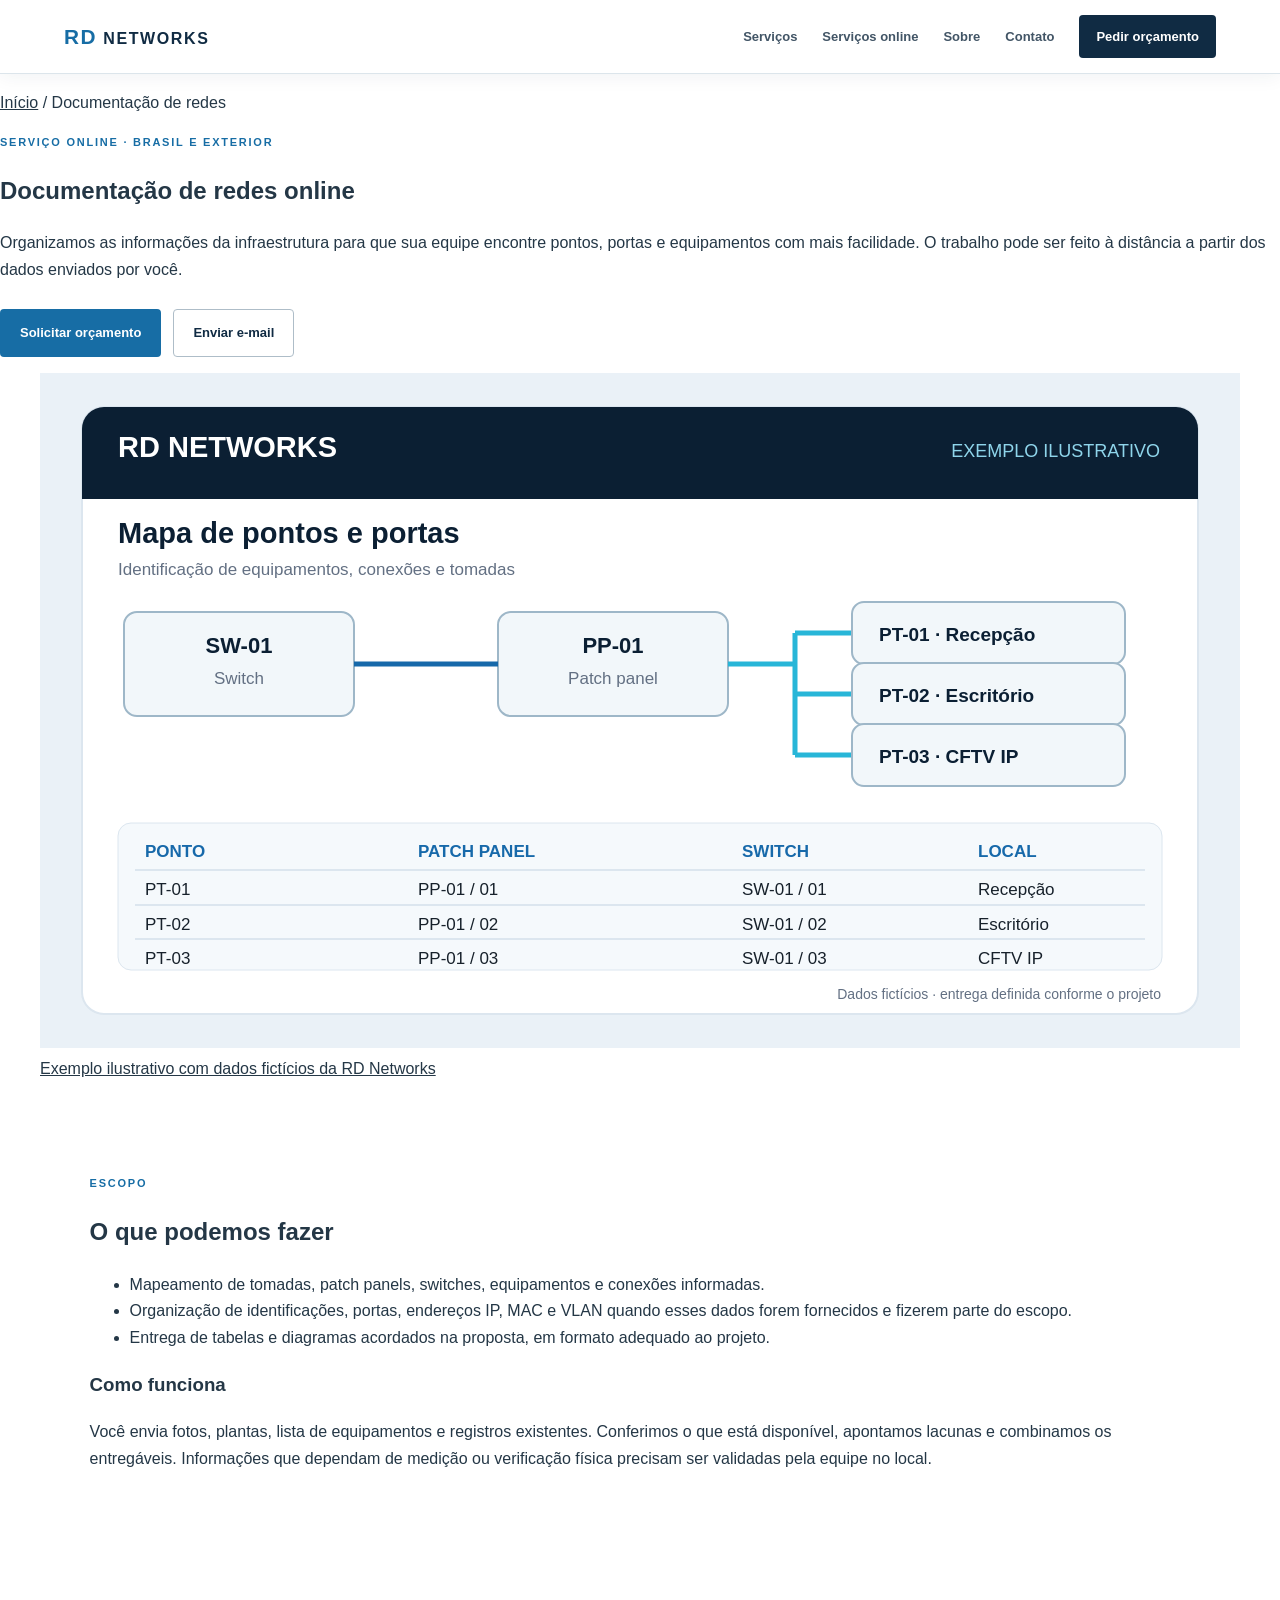
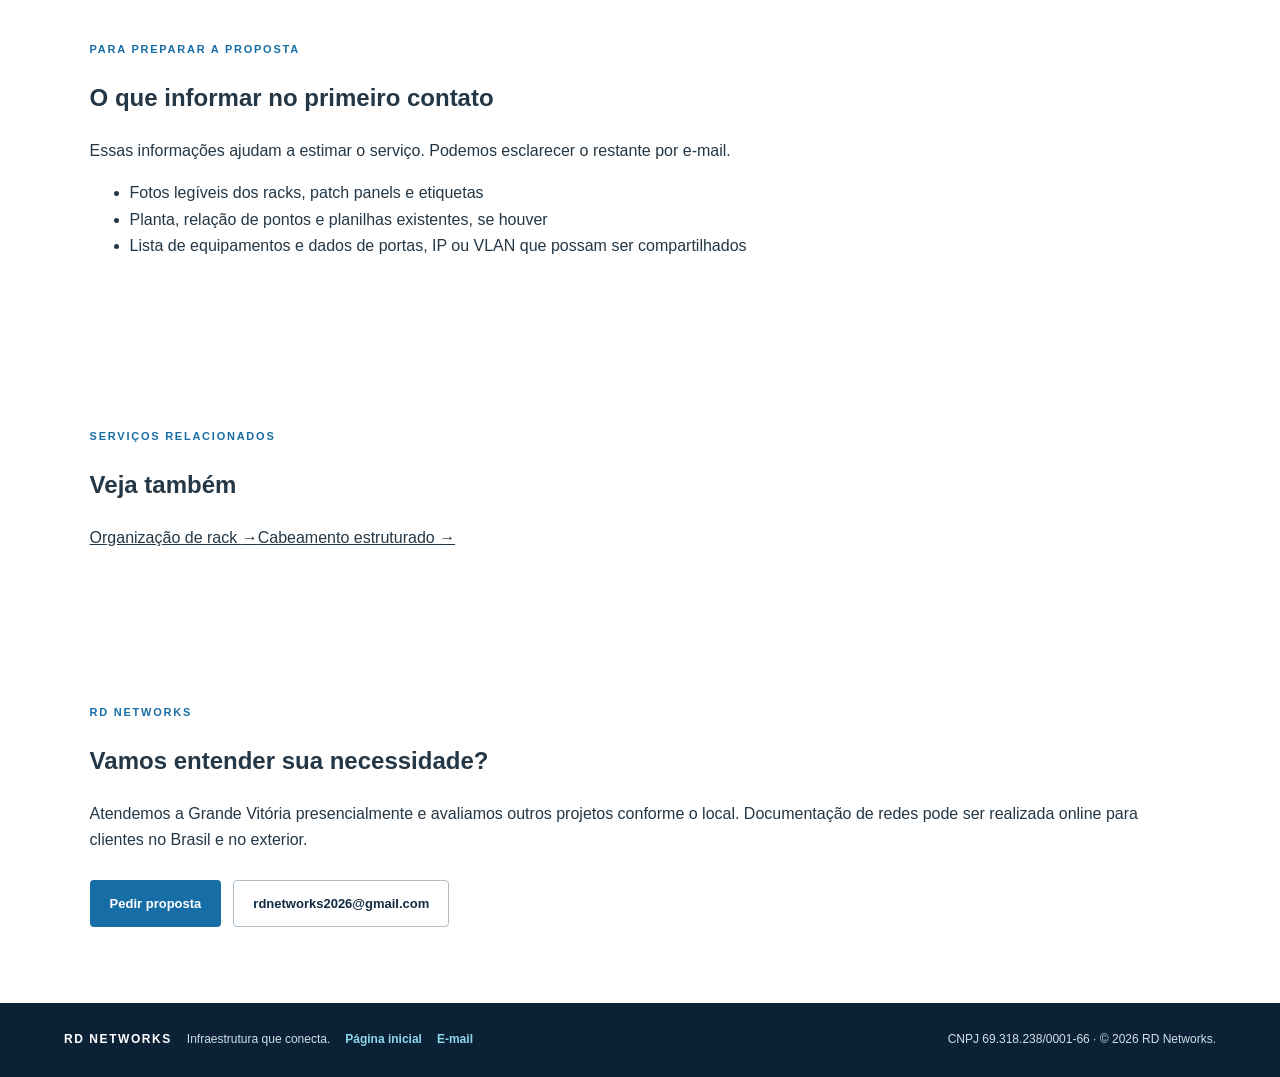
<file: documentacao-de-redes.html>
<!doctype html>
<html lang="pt-BR">
<head>
  <meta charset="utf-8" />
  <meta name="viewport" content="width=device-width, initial-scale=1" />
  <title>Documentação de redes online no Brasil e exterior | RD Networks</title>
  <meta name="description" content="Mapeamento de pontos, patch panels, portas e equipamentos com documentação de redes online. A RD Networks atende clientes no Brasil e no exterior." />
  <link rel="canonical" href="https://rdnetworks2026.github.io/Rd-Networks/documentacao-de-redes.html">
  <meta property="og:type" content="website">
  <meta property="og:title" content="Documentação de redes online no Brasil e exterior | RD Networks">
  <meta property="og:description" content="Mapeamento de pontos, patch panels, portas e equipamentos com documentação de redes online. A RD Networks atende clientes no Brasil e no exterior.">
  <meta property="og:url" content="https://rdnetworks2026.github.io/Rd-Networks/documentacao-de-redes.html">
  <meta property="og:image" content="https://images.pexels.com/photos/5480781/pexels-photo-5480781.jpeg?auto=compress&cs=tinysrgb&w=1200">
  <meta name="twitter:card" content="summary_large_image">

  <link rel="stylesheet" href="style.css?v=20261029-future" />
</head>
<body>
<header class="topbar">
  <a class="brand" href="./"><span>RD</span> NETWORKS</a>
  <button class="menu" aria-label="Abrir menu">☰</button>
  <nav aria-label="Navegação principal"><a href="./#servicos">Serviços</a><a href="./#remoto">Serviços online</a><a href="./#sobre">Sobre</a><a href="./#contato">Contato</a><a class="nav-cta" href="./#orcamento">Pedir orçamento</a></nav>
</header>
<main>
  <section class="detail-hero">
    <div class="detail-copy">
      <p class="detail-breadcrumb"><a href="./">Início</a> / Documentação de redes</p>
      <p class="eyebrow">SERVIÇO ONLINE · BRASIL E EXTERIOR</p>
      <h1>Documentação de redes online</h1>
      <p>Organizamos as informações da infraestrutura para que sua equipe encontre pontos, portas e equipamentos com mais facilidade. O trabalho pode ser feito à distância a partir dos dados enviados por você.</p>
      <div class="actions"><a class="btn primary" href="./#orcamento">Solicitar orçamento</a><a class="btn secondary" href="mailto:rdnetworks2026@gmail.com?subject=Or%C3%A7amento%20-%20Documenta%C3%A7%C3%A3o%20de%20redes">Enviar e-mail</a></div>
    </div>
    <figure class="detail-visual"><img src="assets/exemplo-documentacao-redes.svg" alt="Exemplo ilustrativo de documentação com mapa de pontos e tabela de portas" /><figcaption><a href="assets/exemplo-documentacao-redes.svg" target="_blank" rel="noopener noreferrer">Exemplo ilustrativo com dados fictícios da RD Networks</a></figcaption></figure>
  </section>
  <section class="section detail-layout">
    <div><p class="eyebrow">ESCOPO</p><h2>O que podemos fazer</h2><ul class="detail-list"><li>Mapeamento de tomadas, patch panels, switches, equipamentos e conexões informadas.</li><li>Organização de identificações, portas, endereços IP, MAC e VLAN quando esses dados forem fornecidos e fizerem parte do escopo.</li><li>Entrega de tabelas e diagramas acordados na proposta, em formato adequado ao projeto.</li></ul></div>
    <aside class="detail-aside"><h3>Como funciona</h3><p>Você envia fotos, plantas, lista de equipamentos e registros existentes. Conferimos o que está disponível, apontamos lacunas e combinamos os entregáveis. Informações que dependam de medição ou verificação física precisam ser validadas pela equipe no local.</p></aside>
  </section>
  <section class="section detail-request">
    <div><p class="eyebrow">PARA PREPARAR A PROPOSTA</p><h2>O que informar no primeiro contato</h2><p>Essas informações ajudam a estimar o serviço. Podemos esclarecer o restante por e-mail.</p></div>
    <ul class="detail-list"><li>Fotos legíveis dos racks, patch panels e etiquetas</li><li>Planta, relação de pontos e planilhas existentes, se houver</li><li>Lista de equipamentos e dados de portas, IP ou VLAN que possam ser compartilhados</li></ul>
  </section>
  <section class="section detail-more"><p class="eyebrow">SERVIÇOS RELACIONADOS</p><h2>Veja também</h2><div class="detail-links"><a href="organizacao-de-rack.html">Organização de rack <span aria-hidden="true">→</span></a><a href="cabeamento-estruturado.html">Cabeamento estruturado <span aria-hidden="true">→</span></a></div></section>
  <section class="section detail-cta"><div><p class="eyebrow">RD NETWORKS</p><h2>Vamos entender sua necessidade?</h2><p>Atendemos a Grande Vitória presencialmente e avaliamos outros projetos conforme o local. Documentação de redes pode ser realizada online para clientes no Brasil e no exterior.</p></div><div class="actions"><a class="btn primary" href="./#orcamento">Pedir proposta</a><a class="btn secondary" href="mailto:rdnetworks2026@gmail.com?subject=Or%C3%A7amento%20-%20Documenta%C3%A7%C3%A3o%20de%20redes">rdnetworks2026@gmail.com</a></div></section>
</main>
<footer><div><strong>RD NETWORKS</strong><span>Infraestrutura que conecta.</span><a href="./">Página inicial</a><a href="mailto:rdnetworks2026@gmail.com?subject=Contato%20comercial%20-%20RD%20Networks">E-mail</a></div><p>CNPJ 69.318.238/0001-66 · © 2026 RD Networks.</p></footer>
<script src="script.js?v=20261027-round3"></script>
</body>
</html>
</file>
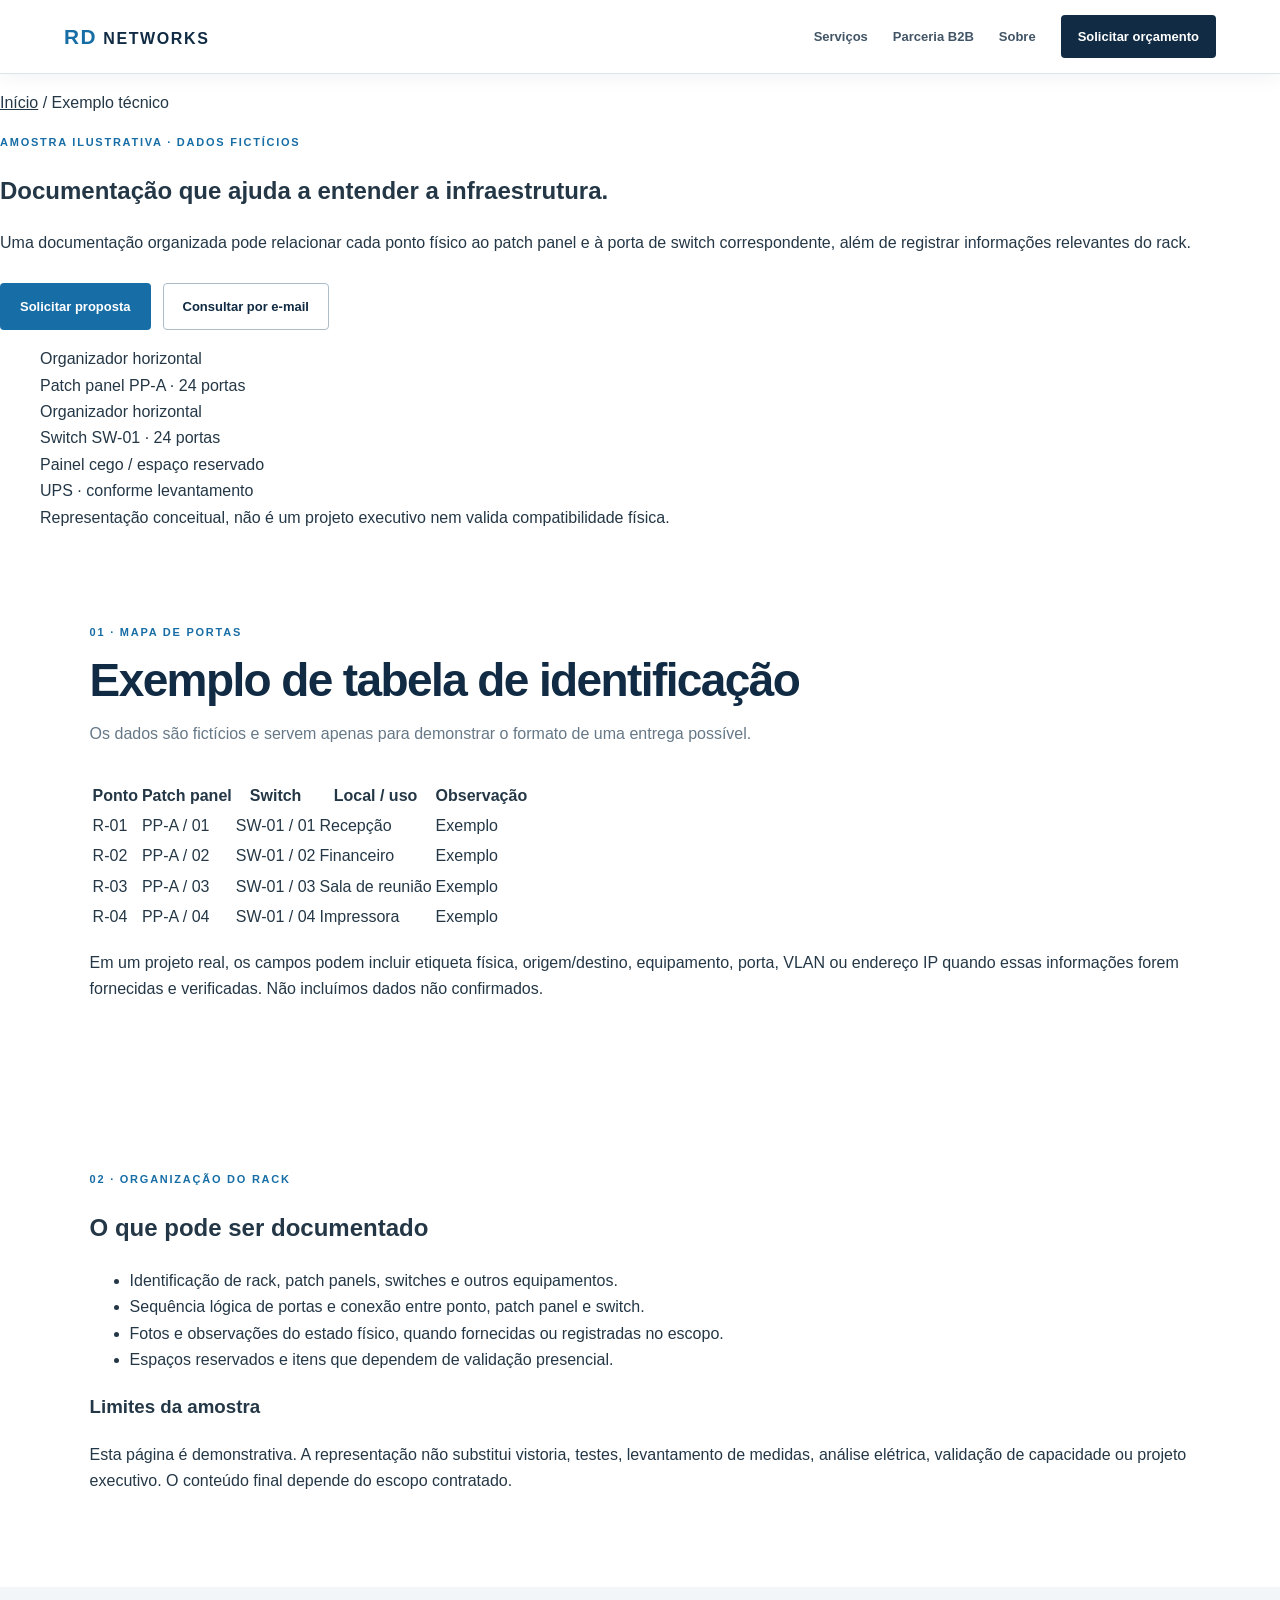
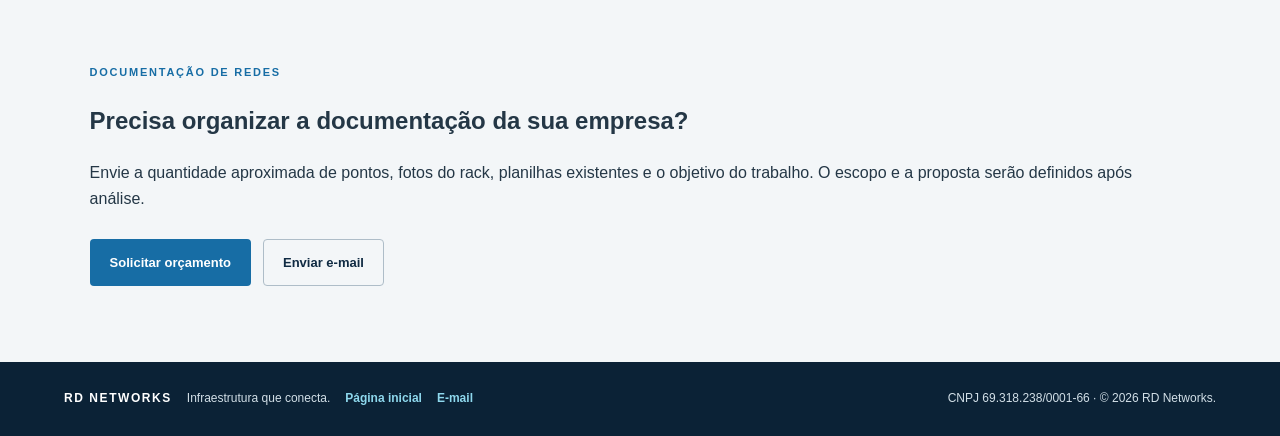
<file: exemplo-documentacao.html>
<!doctype html>
<html lang="pt-BR">
<head>
<meta charset="utf-8"><meta name="viewport" content="width=device-width, initial-scale=1">
<title>Exemplo de documentação de redes e rack | RD Networks</title>
<meta name="description" content="Veja um exemplo ilustrativo de mapa de portas e planejamento de rack da RD Networks. Dados demonstrativos e fictícios.">
  <link rel="canonical" href="https://rdnetworks2026.github.io/Rd-Networks/exemplo-documentacao.html">
  <meta property="og:type" content="website">
  <meta property="og:title" content="Exemplo de documentação de redes e rack | RD Networks">
  <meta property="og:description" content="Veja um exemplo ilustrativo de mapa de portas e planejamento de rack da RD Networks. Dados demonstrativos e fictícios.">
  <meta property="og:url" content="https://rdnetworks2026.github.io/Rd-Networks/exemplo-documentacao.html">
  <meta property="og:image" content="https://images.pexels.com/photos/5480781/pexels-photo-5480781.jpeg?auto=compress&cs=tinysrgb&w=1200">
  <meta name="twitter:card" content="summary_large_image">

<link rel="stylesheet" href="style.css?v=20261029-future">
</head>
<body>
<header class="topbar"><a class="brand" href="./"><span>RD</span> NETWORKS</a><button class="menu" type="button" aria-label="Abrir menu" aria-controls="mainNav" aria-expanded="false">☰</button><nav id="mainNav" aria-label="Navegação principal"><a href="./#servicos">Serviços</a><a href="./b2b.html">Parceria B2B</a><a href="./#sobre">Sobre</a><a class="nav-cta" href="./#orcamento">Solicitar orçamento</a></nav></header>
<main>
<section class="detail-hero"><div class="detail-copy"><p class="detail-breadcrumb"><a href="./">Início</a> / Exemplo técnico</p><p class="eyebrow">AMOSTRA ILUSTRATIVA · DADOS FICTÍCIOS</p><h1>Documentação que ajuda a entender a infraestrutura.</h1><p>Uma documentação organizada pode relacionar cada ponto físico ao patch panel e à porta de switch correspondente, além de registrar informações relevantes do rack.</p><div class="actions"><a class="btn primary" href="./#orcamento">Solicitar proposta</a><a class="btn secondary" href="mailto:rdnetworks2026@gmail.com?subject=Documenta%C3%A7%C3%A3o%20de%20redes">Consultar por e-mail</a></div></div><figure class="detail-visual"><div class="rack-plan"><div class="rack-plan-unit">Organizador horizontal</div><div class="rack-plan-unit highlight">Patch panel PP-A · 24 portas</div><div class="rack-plan-unit">Organizador horizontal</div><div class="rack-plan-unit highlight">Switch SW-01 · 24 portas</div><div class="rack-plan-unit">Painel cego / espaço reservado</div><div class="rack-plan-unit">UPS · conforme levantamento</div></div><figcaption>Representação conceitual, não é um projeto executivo nem valida compatibilidade física.</figcaption></figure></section>
<section class="section"><div class="section-heading"><p class="eyebrow">01 · MAPA DE PORTAS</p><h2>Exemplo de tabela de identificação</h2><p>Os dados são fictícios e servem apenas para demonstrar o formato de uma entrega possível.</p></div><div class="deliverable-card"><div class="sample-table-wrap"><table class="sample-table"><thead><tr><th>Ponto</th><th>Patch panel</th><th>Switch</th><th>Local / uso</th><th>Observação</th></tr></thead><tbody><tr><td>R-01</td><td>PP-A / 01</td><td>SW-01 / 01</td><td>Recepção</td><td>Exemplo</td></tr><tr><td>R-02</td><td>PP-A / 02</td><td>SW-01 / 02</td><td>Financeiro</td><td>Exemplo</td></tr><tr><td>R-03</td><td>PP-A / 03</td><td>SW-01 / 03</td><td>Sala de reunião</td><td>Exemplo</td></tr><tr><td>R-04</td><td>PP-A / 04</td><td>SW-01 / 04</td><td>Impressora</td><td>Exemplo</td></tr></tbody></table></div><p class="detail-table-note">Em um projeto real, os campos podem incluir etiqueta física, origem/destino, equipamento, porta, VLAN ou endereço IP quando essas informações forem fornecidas e verificadas. Não incluímos dados não confirmados.</p></div></section>
<section class="section detail-layout"><div><p class="eyebrow">02 · ORGANIZAÇÃO DO RACK</p><h2>O que pode ser documentado</h2><ul class="detail-list"><li>Identificação de rack, patch panels, switches e outros equipamentos.</li><li>Sequência lógica de portas e conexão entre ponto, patch panel e switch.</li><li>Fotos e observações do estado físico, quando fornecidas ou registradas no escopo.</li><li>Espaços reservados e itens que dependem de validação presencial.</li></ul></div><aside class="detail-aside"><h3>Limites da amostra</h3><p>Esta página é demonstrativa. A representação não substitui vistoria, testes, levantamento de medidas, análise elétrica, validação de capacidade ou projeto executivo. O conteúdo final depende do escopo contratado.</p></aside></section>
<section class="section detail-cta soft"><div><p class="eyebrow">DOCUMENTAÇÃO DE REDES</p><h2>Precisa organizar a documentação da sua empresa?</h2><p>Envie a quantidade aproximada de pontos, fotos do rack, planilhas existentes e o objetivo do trabalho. O escopo e a proposta serão definidos após análise.</p></div><div class="actions"><a class="btn primary" href="./#orcamento">Solicitar orçamento</a><a class="btn secondary" href="mailto:rdnetworks2026@gmail.com?subject=Consulta%20sobre%20documenta%C3%A7%C3%A3o%20de%20redes">Enviar e-mail</a></div></section>
</main>
<footer><div><strong>RD NETWORKS</strong><span>Infraestrutura que conecta.</span><a href="./">Página inicial</a><a href="mailto:rdnetworks2026@gmail.com?subject=Contato%20comercial%20-%20RD%20Networks">E-mail</a></div><p>CNPJ 69.318.238/0001-66 · © 2026 RD Networks.</p></footer><script src="script.js?v=20261027-round3"></script>
</body></html>
</file>
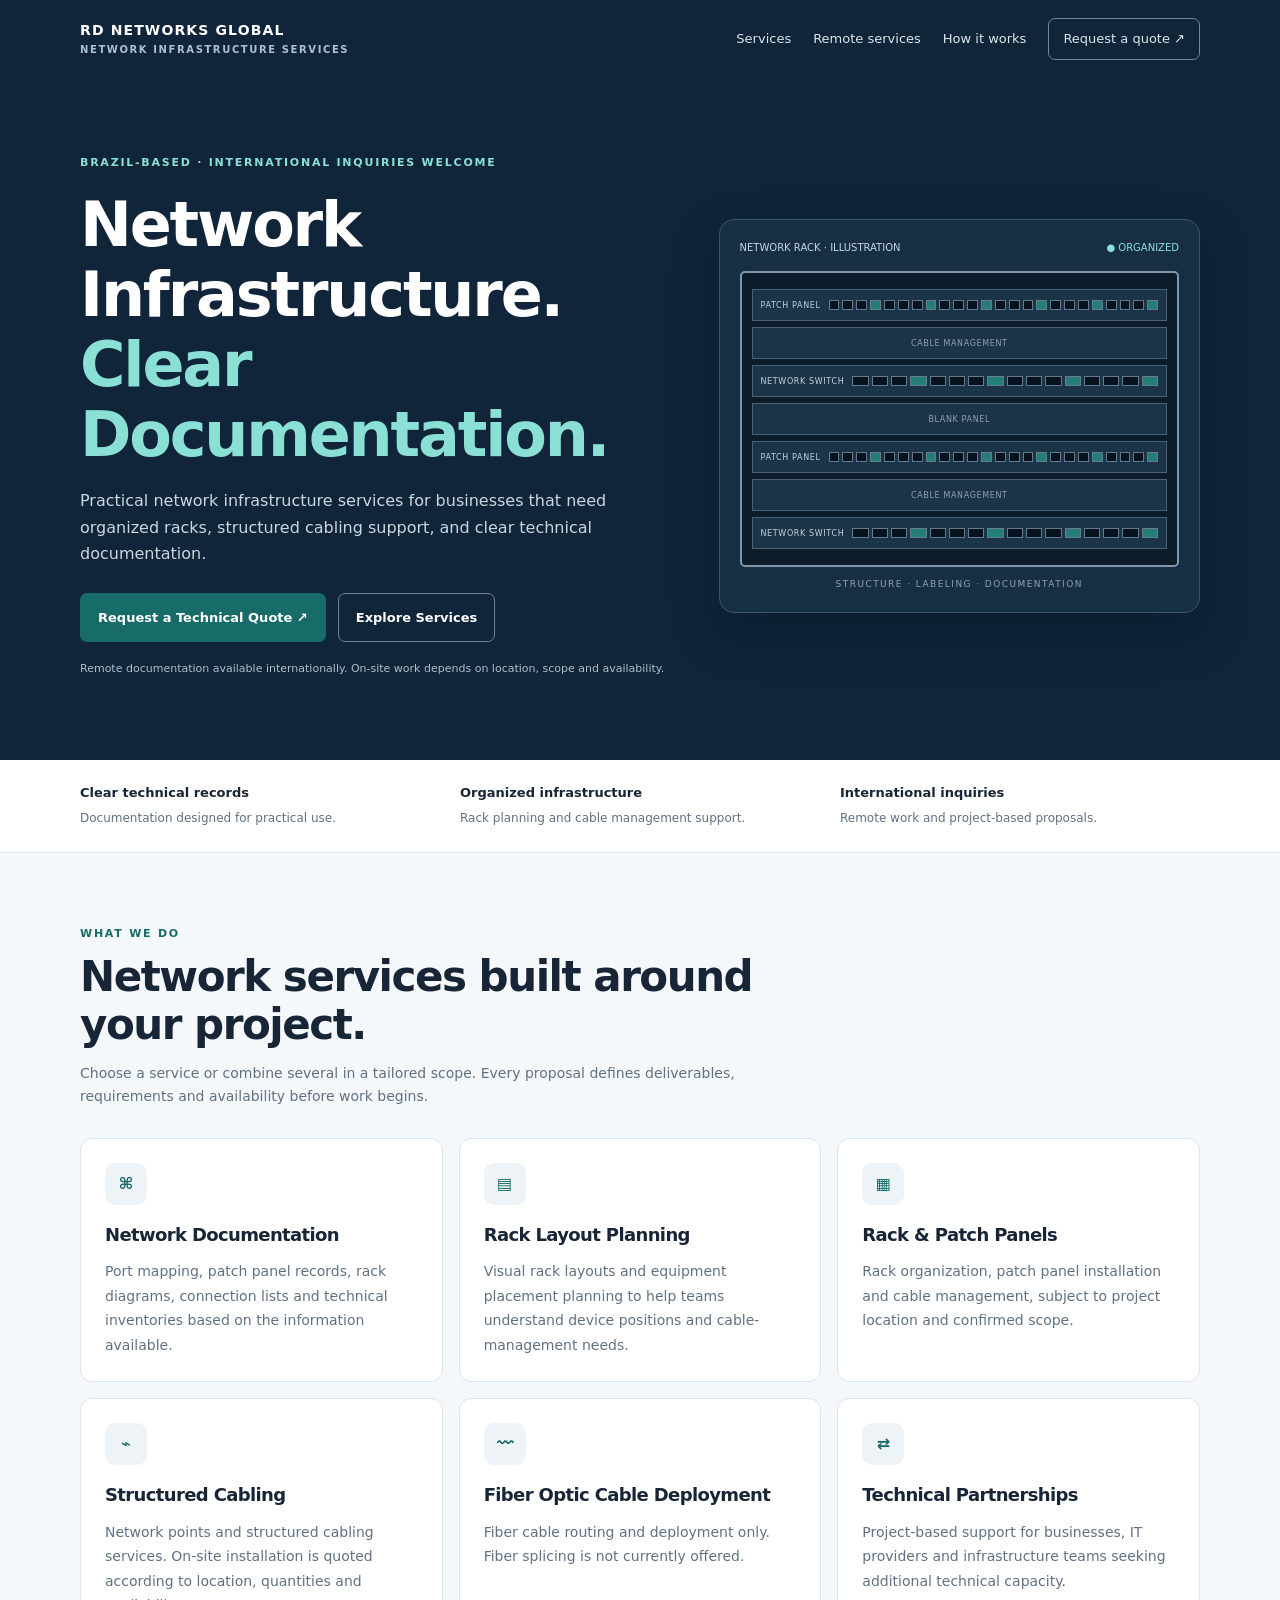
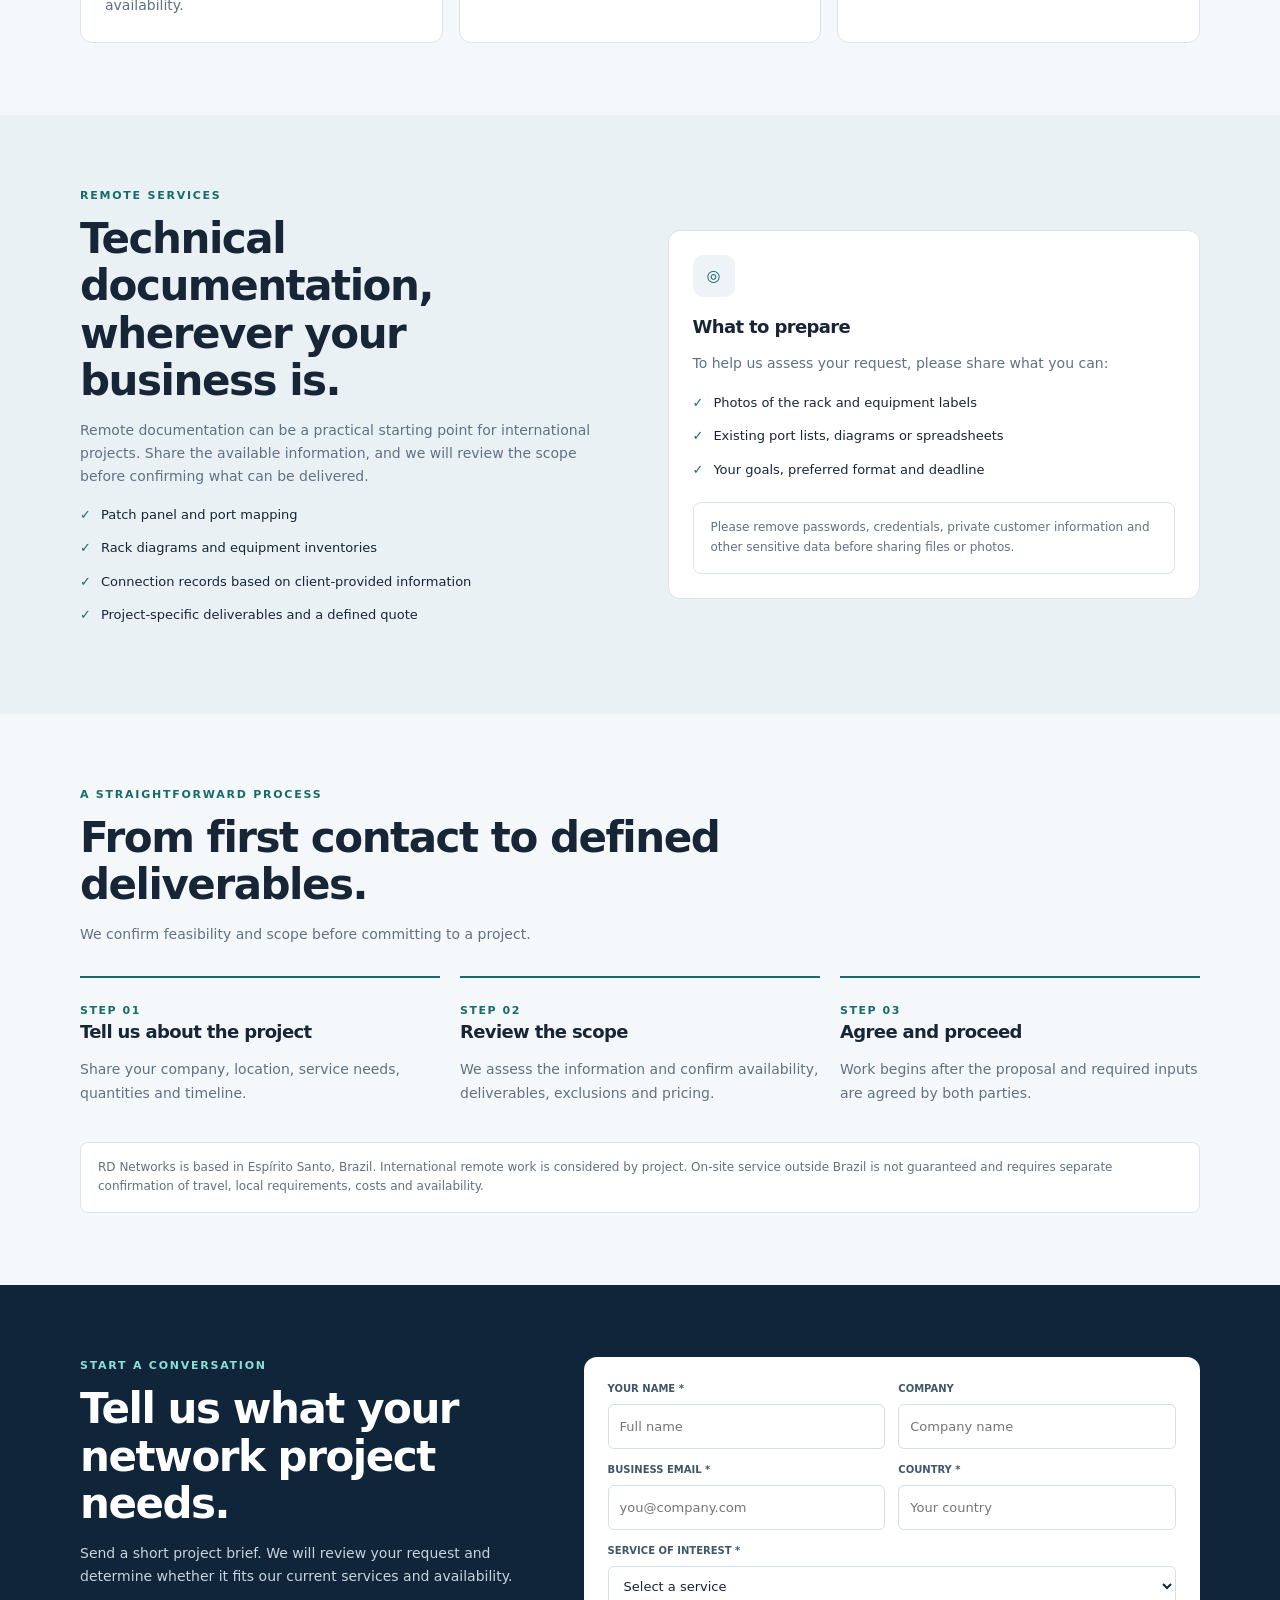
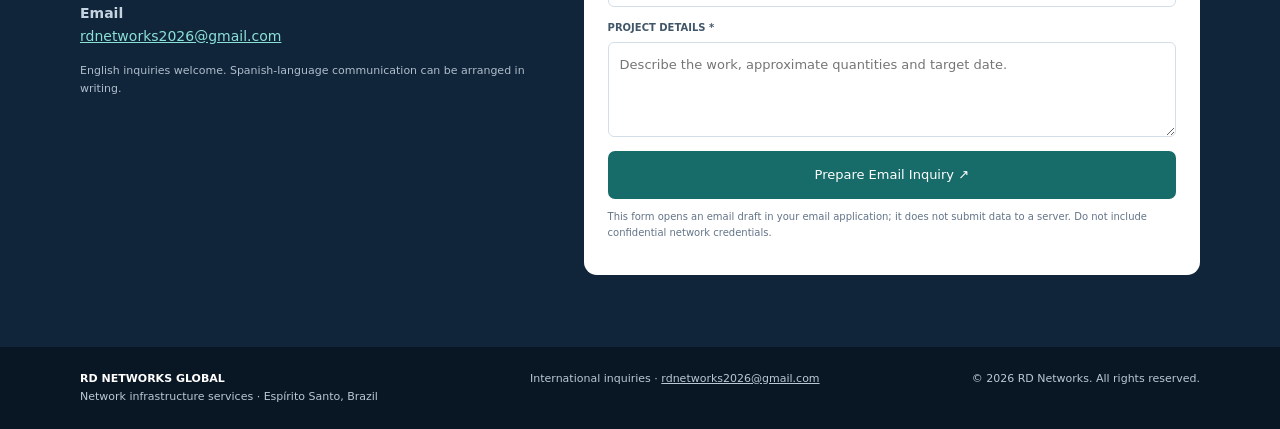
<file: global.html>
<!doctype html>
<html lang="en">
<head>
<meta charset="utf-8"><meta name="viewport" content="width=device-width,initial-scale=1">
<meta name="description" content="RD Networks Global provides network documentation, rack planning and infrastructure services for international business inquiries.">
<meta name="theme-color" content="#10243a">
<meta name="robots" content="index, follow">
<link rel="canonical" href="https://rdnetworks2026.github.io/Rd-Networks/global.html">
<meta property="og:type" content="website">
<meta property="og:title" content="RD Networks Global | Network Infrastructure">
<meta property="og:description" content="Remote network documentation and rack planning for international business projects.">
<meta property="og:url" content="https://rdnetworks2026.github.io/Rd-Networks/global.html">
<meta property="og:image" content="https://images.pexels.com/photos/5480781/pexels-photo-5480781.jpeg?auto=compress&amp;cs=tinysrgb&amp;w=1200">
<meta name="twitter:card" content="summary_large_image">
<title>RD Networks Global | Network Infrastructure</title>
<style>
:root{--navy:#10243a;--teal:#176b68;--ink:#182536;--muted:#607183;--line:#dce4eb;--pale:#edf3f7;--white:#fff}
*{box-sizing:border-box}html{scroll-behavior:smooth}body{margin:0;font-family:Inter,system-ui,-apple-system,"Segoe UI",sans-serif;color:var(--ink);background:#f5f8fa;line-height:1.65}a{color:inherit}.wrap{width:min(1120px,calc(100% - 40px));margin:auto}
header{background:var(--navy);color:white}.nav{min-height:78px;display:flex;justify-content:space-between;align-items:center;gap:24px}.brand{text-decoration:none;font-weight:850;letter-spacing:.08em;font-size:14px}.brand small{display:block;color:#a9c2d1;font-size:10px;letter-spacing:.16em}nav{display:flex;gap:22px;align-items:center;font-size:13px}nav a{text-decoration:none;color:#dce6ec}nav a:hover{color:#8be0d6}.nav-cta{border:1px solid #71899a;padding:9px 14px;border-radius:7px}
.hero{background:var(--navy);color:#fff;padding:76px 0 82px}.hero-grid{display:grid;grid-template-columns:1.1fr .9fr;gap:50px;align-items:center}.eyebrow,.kicker{font-size:11px;letter-spacing:.16em;text-transform:uppercase;font-weight:800;color:#168078}.hero .eyebrow{color:#8be0d6}h1,h2,h3{line-height:1.13;letter-spacing:-.035em;margin-top:0}h1{font-size:clamp(38px,5.3vw,62px);margin:18px 0}h1 span{color:#8be0d6}.hero p{color:#cbd7e0;max-width:600px}.actions{display:flex;flex-wrap:wrap;gap:12px;margin-top:25px}.btn{display:inline-block;padding:13px 17px;border-radius:7px;font-size:13px;font-weight:750;text-decoration:none;border:1px solid transparent}.primary{background:var(--teal);color:white}.secondary{border-color:#6e8494;color:white}.hero-note{font-size:11px;color:#aebfcb;margin-top:18px}.rack{background:#172f45;border:1px solid #3a566c;border-radius:15px;padding:20px;box-shadow:0 20px 50px #06121d55}.rack-title{display:flex;justify-content:space-between;color:#c6d5e0;font-size:10px;margin-bottom:15px}.rack-frame{border:2px solid #8197a7;border-radius:5px;background:#0d1c2a;padding:10px}.unit{height:32px;margin:6px 0;border:1px solid #496276;background:#1b3448;display:flex;align-items:center;padding:5px 8px;gap:8px;color:#c3d1dc;font-size:8px;letter-spacing:.08em}.ports{display:flex;flex:1;gap:3px}.ports i{height:10px;flex:1;background:#07121c;border:1px solid #637b8e}.ports i:nth-child(4n){background:#267c76}.blank{justify-content:center;color:#8da2b2}.rack-caption{text-align:center;color:#8ea4b4;font-size:9px;letter-spacing:.16em;margin-top:10px}
.trust{background:#fff;border-bottom:1px solid var(--line)}.trust-grid{display:grid;grid-template-columns:repeat(3,1fr);gap:20px;padding:22px 0}.trust-grid strong{display:block;font-size:13px}.trust-grid span{font-size:12px;color:var(--muted)}
section{padding:72px 0}.section-head{max-width:680px;margin-bottom:30px}.kicker{color:var(--teal)}h2{font-size:clamp(29px,3.5vw,42px);margin:10px 0 14px}.section-head p,.card p,.remote p,.step p{color:var(--muted);font-size:14px}.services{display:grid;grid-template-columns:repeat(3,1fr);gap:16px}.card{background:white;border:1px solid var(--line);border-radius:12px;padding:24px;min-height:200px}.symbol{width:42px;height:42px;border-radius:10px;background:var(--pale);color:var(--teal);display:grid;place-items:center;font-weight:800;margin-bottom:20px}.card h3,.step h3{font-size:18px;margin-bottom:8px}.card p{margin-bottom:0;line-height:1.75}
.remote{background:#eaf1f5}.remote-grid{display:grid;grid-template-columns:1fr 1fr;gap:55px;align-items:center}.checks{padding:0;list-style:none;display:grid;gap:12px}.checks li{font-size:13px}.checks li:before{content:"✓";color:var(--teal);font-weight:900;margin-right:10px}.notice{background:white;border:1px solid var(--line);padding:15px 17px;border-radius:8px;color:var(--muted);font-size:12px;margin-top:22px}
.steps{display:grid;grid-template-columns:repeat(3,1fr);gap:20px}.step{border-top:2px solid var(--teal);padding-top:18px}.step b{color:var(--teal);font-size:11px;letter-spacing:.14em}.step p{line-height:1.75}
.contact{background:var(--navy);color:white}.contact-grid{display:grid;grid-template-columns:.85fr 1.15fr;gap:48px;align-items:start}.contact .kicker{color:#8be0d6}.contact p{color:#c6d4df;font-size:14px}.contact a.email{color:#8be0d6}.form{background:white;color:var(--ink);border-radius:13px;padding:24px}.fields{display:grid;grid-template-columns:1fr 1fr;gap:13px}.field{display:grid;gap:6px}.full{grid-column:1/-1}label{font-size:10px;font-weight:800;color:#42566a}input,select,textarea{font:inherit;font-size:13px;padding:11px;border:1px solid #d4dee6;border-radius:6px;width:100%;background:white;color:#172536}textarea{min-height:95px;resize:vertical}.form button{width:100%;margin-top:14px;cursor:pointer;font:inherit;font-size:13px;border:0}.hint{font-size:10px;color:#637488;line-height:1.6;margin-top:10px}
footer{background:#091724;color:#b9c8d5;padding:23px 0;font-size:11px}.foot{display:flex;justify-content:space-between;gap:16px;flex-wrap:wrap}footer strong{color:white}
@media(max-width:780px){.hero-grid,.remote-grid,.contact-grid{grid-template-columns:1fr;gap:30px}.services{grid-template-columns:repeat(2,1fr)}.trust-grid{grid-template-columns:1fr;gap:12px}.steps{grid-template-columns:1fr;gap:24px}nav a:not(.nav-cta){display:none}section{padding:55px 0}.hero{padding:56px 0}}
@media(max-width:520px){.wrap{width:calc(100% - 28px)}.services,.fields{grid-template-columns:1fr}.full{grid-column:auto}h1{font-size:39px}.rack{padding:13px}}
</style>
</head>
<body>
<header><div class="wrap nav"><a class="brand" href="#home">RD NETWORKS GLOBAL<small>NETWORK INFRASTRUCTURE SERVICES</small></a><nav aria-label="Main navigation"><a href="#services">Services</a><a href="#remote">Remote services</a><a href="#process">How it works</a><a class="nav-cta" href="#contact">Request a quote ↗</a></nav></div></header>
<main>
<section class="hero" id="home"><div class="wrap hero-grid"><div><div class="eyebrow">Brazil-based · International inquiries welcome</div><h1>Network Infrastructure.<br><span>Clear Documentation.</span></h1><p>Practical network infrastructure services for businesses that need organized racks, structured cabling support, and clear technical documentation.</p><div class="actions"><a class="btn primary" href="#contact">Request a Technical Quote ↗</a><a class="btn secondary" href="#services">Explore Services</a></div><div class="hero-note">Remote documentation available internationally. On-site work depends on location, scope and availability.</div></div>
<div class="rack"><div class="rack-title"><span>NETWORK RACK · ILLUSTRATION</span><span style="color:#8be0d6">● ORGANIZED</span></div><div class="rack-frame"><div class="unit"><span>PATCH PANEL</span><span class="ports"><i></i><i></i><i></i><i></i><i></i><i></i><i></i><i></i><i></i><i></i><i></i><i></i><i></i><i></i><i></i><i></i><i></i><i></i><i></i><i></i><i></i><i></i><i></i><i></i></span></div><div class="unit blank">CABLE MANAGEMENT</div><div class="unit"><span>NETWORK SWITCH</span><span class="ports"><i></i><i></i><i></i><i></i><i></i><i></i><i></i><i></i><i></i><i></i><i></i><i></i><i></i><i></i><i></i><i></i></span></div><div class="unit blank">BLANK PANEL</div><div class="unit"><span>PATCH PANEL</span><span class="ports"><i></i><i></i><i></i><i></i><i></i><i></i><i></i><i></i><i></i><i></i><i></i><i></i><i></i><i></i><i></i><i></i><i></i><i></i><i></i><i></i><i></i><i></i><i></i><i></i></span></div><div class="unit blank">CABLE MANAGEMENT</div><div class="unit"><span>NETWORK SWITCH</span><span class="ports"><i></i><i></i><i></i><i></i><i></i><i></i><i></i><i></i><i></i><i></i><i></i><i></i><i></i><i></i><i></i><i></i></span></div></div><div class="rack-caption">STRUCTURE · LABELING · DOCUMENTATION</div></div></div></section>
<div class="trust"><div class="wrap trust-grid"><div><strong>Clear technical records</strong><span>Documentation designed for practical use.</span></div><div><strong>Organized infrastructure</strong><span>Rack planning and cable management support.</span></div><div><strong>International inquiries</strong><span>Remote work and project-based proposals.</span></div></div></div>
<section id="services"><div class="wrap"><div class="section-head"><div class="kicker">What we do</div><h2>Network services built around your project.</h2><p>Choose a service or combine several in a tailored scope. Every proposal defines deliverables, requirements and availability before work begins.</p></div><div class="services">
<article class="card"><div class="symbol">⌘</div><h3>Network Documentation</h3><p>Port mapping, patch panel records, rack diagrams, connection lists and technical inventories based on the information available.</p></article>
<article class="card"><div class="symbol">▤</div><h3>Rack Layout Planning</h3><p>Visual rack layouts and equipment placement planning to help teams understand device positions and cable-management needs.</p></article>
<article class="card"><div class="symbol">▦</div><h3>Rack & Patch Panels</h3><p>Rack organization, patch panel installation and cable management, subject to project location and confirmed scope.</p></article>
<article class="card"><div class="symbol">⌁</div><h3>Structured Cabling</h3><p>Network points and structured cabling services. On-site installation is quoted according to location, quantities and availability.</p></article>
<article class="card"><div class="symbol">〰</div><h3>Fiber Optic Cable Deployment</h3><p>Fiber cable routing and deployment only. Fiber splicing is not currently offered.</p></article>
<article class="card"><div class="symbol">⇄</div><h3>Technical Partnerships</h3><p>Project-based support for businesses, IT providers and infrastructure teams seeking additional technical capacity.</p></article>
</div></div></section>
<section class="remote" id="remote"><div class="wrap remote-grid"><div><div class="kicker">Remote services</div><h2>Technical documentation, wherever your business is.</h2><p>Remote documentation can be a practical starting point for international projects. Share the available information, and we will review the scope before confirming what can be delivered.</p><ul class="checks"><li>Patch panel and port mapping</li><li>Rack diagrams and equipment inventories</li><li>Connection records based on client-provided information</li><li>Project-specific deliverables and a defined quote</li></ul></div><div class="card"><div class="symbol">◎</div><h3>What to prepare</h3><p>To help us assess your request, please share what you can:</p><ul class="checks"><li>Photos of the rack and equipment labels</li><li>Existing port lists, diagrams or spreadsheets</li><li>Your goals, preferred format and deadline</li></ul><div class="notice">Please remove passwords, credentials, private customer information and other sensitive data before sharing files or photos.</div></div></div></section>
<section id="process"><div class="wrap"><div class="section-head"><div class="kicker">A straightforward process</div><h2>From first contact to defined deliverables.</h2><p>We confirm feasibility and scope before committing to a project.</p></div><div class="steps"><div class="step"><b>STEP 01</b><h3>Tell us about the project</h3><p>Share your company, location, service needs, quantities and timeline.</p></div><div class="step"><b>STEP 02</b><h3>Review the scope</h3><p>We assess the information and confirm availability, deliverables, exclusions and pricing.</p></div><div class="step"><b>STEP 03</b><h3>Agree and proceed</h3><p>Work begins after the proposal and required inputs are agreed by both parties.</p></div></div><div class="notice">RD Networks is based in Espírito Santo, Brazil. International remote work is considered by project. On-site service outside Brazil is not guaranteed and requires separate confirmation of travel, local requirements, costs and availability.</div></div></section>
<section class="contact" id="contact"><div class="wrap contact-grid"><div><div class="kicker">Start a conversation</div><h2>Tell us what your network project needs.</h2><p>Send a short project brief. We will review your request and determine whether it fits our current services and availability.</p><p><strong>Email</strong><br><a class="email" href="mailto:rdnetworks2026@gmail.com">rdnetworks2026@gmail.com</a></p><p style="font-size:11px;color:#aebfcb">English inquiries welcome. Spanish-language communication can be arranged in writing.</p></div>
<form class="form" id="quote-form"><div class="hp-field" aria-hidden="true" style="position:absolute;left:-10000px;width:1px;height:1px;overflow:hidden"><label>Leave this field empty<input name="website" tabindex="-1" autocomplete="off"></label></div><div class="fields"><div class="field"><label for="name">YOUR NAME *</label><input id="name" name="name" required placeholder="Full name"></div><div class="field"><label for="company">COMPANY</label><input id="company" name="company" placeholder="Company name"></div><div class="field"><label for="email">BUSINESS EMAIL *</label><input id="email" name="email" type="email" required placeholder="you@company.com"></div><div class="field"><label for="country">COUNTRY *</label><input id="country" name="country" required placeholder="Your country"></div><div class="field full"><label for="service">SERVICE OF INTEREST *</label><select id="service" name="service" required><option value="">Select a service</option><option>Remote network documentation</option><option>Rack layout planning</option><option>Rack and patch panel organization</option><option>Structured cabling</option><option>Fiber optic cable deployment</option><option>Technical partnership</option><option>Other / combined project</option></select></div><div class="field full"><label for="details">PROJECT DETAILS *</label><textarea id="details" name="details" required placeholder="Describe the work, approximate quantities and target date."></textarea></div></div><button class="btn primary" type="submit">Prepare Email Inquiry ↗</button><div class="hint">This form opens an email draft in your email application; it does not submit data to a server. Do not include confidential network credentials.</div><div class="hint" id="form-status" role="status" aria-live="polite"></div></form></div></section>
</main><footer><div class="wrap foot"><div><strong>RD NETWORKS GLOBAL</strong><br>Network infrastructure services · Espírito Santo, Brazil</div><div>International inquiries · <a href="mailto:rdnetworks2026@gmail.com">rdnetworks2026@gmail.com</a></div><div>© 2026 RD Networks. All rights reserved.</div></div></footer>
<script>
document.getElementById("quote-form").addEventListener("submit",function(e){e.preventDefault();const d=new FormData(e.currentTarget);if(d.get("website"))return;const body=["RD NETWORKS GLOBAL — PROJECT INQUIRY","","Name: "+d.get("name"),"Company: "+(d.get("company")||"Not provided"),"Email: "+d.get("email"),"Country: "+d.get("country"),"Service: "+d.get("service"),"","Project details:",d.get("details")].join("\n");const url="mailto:rdnetworks2026@gmail.com?subject="+encodeURIComponent("International Project Inquiry - RD Networks Global")+"&body="+encodeURIComponent(body);document.getElementById("form-status").textContent="Opening your email application with a prepared inquiry. Review it before sending.";window.location.href=url;});
</script></body></html>
</file>
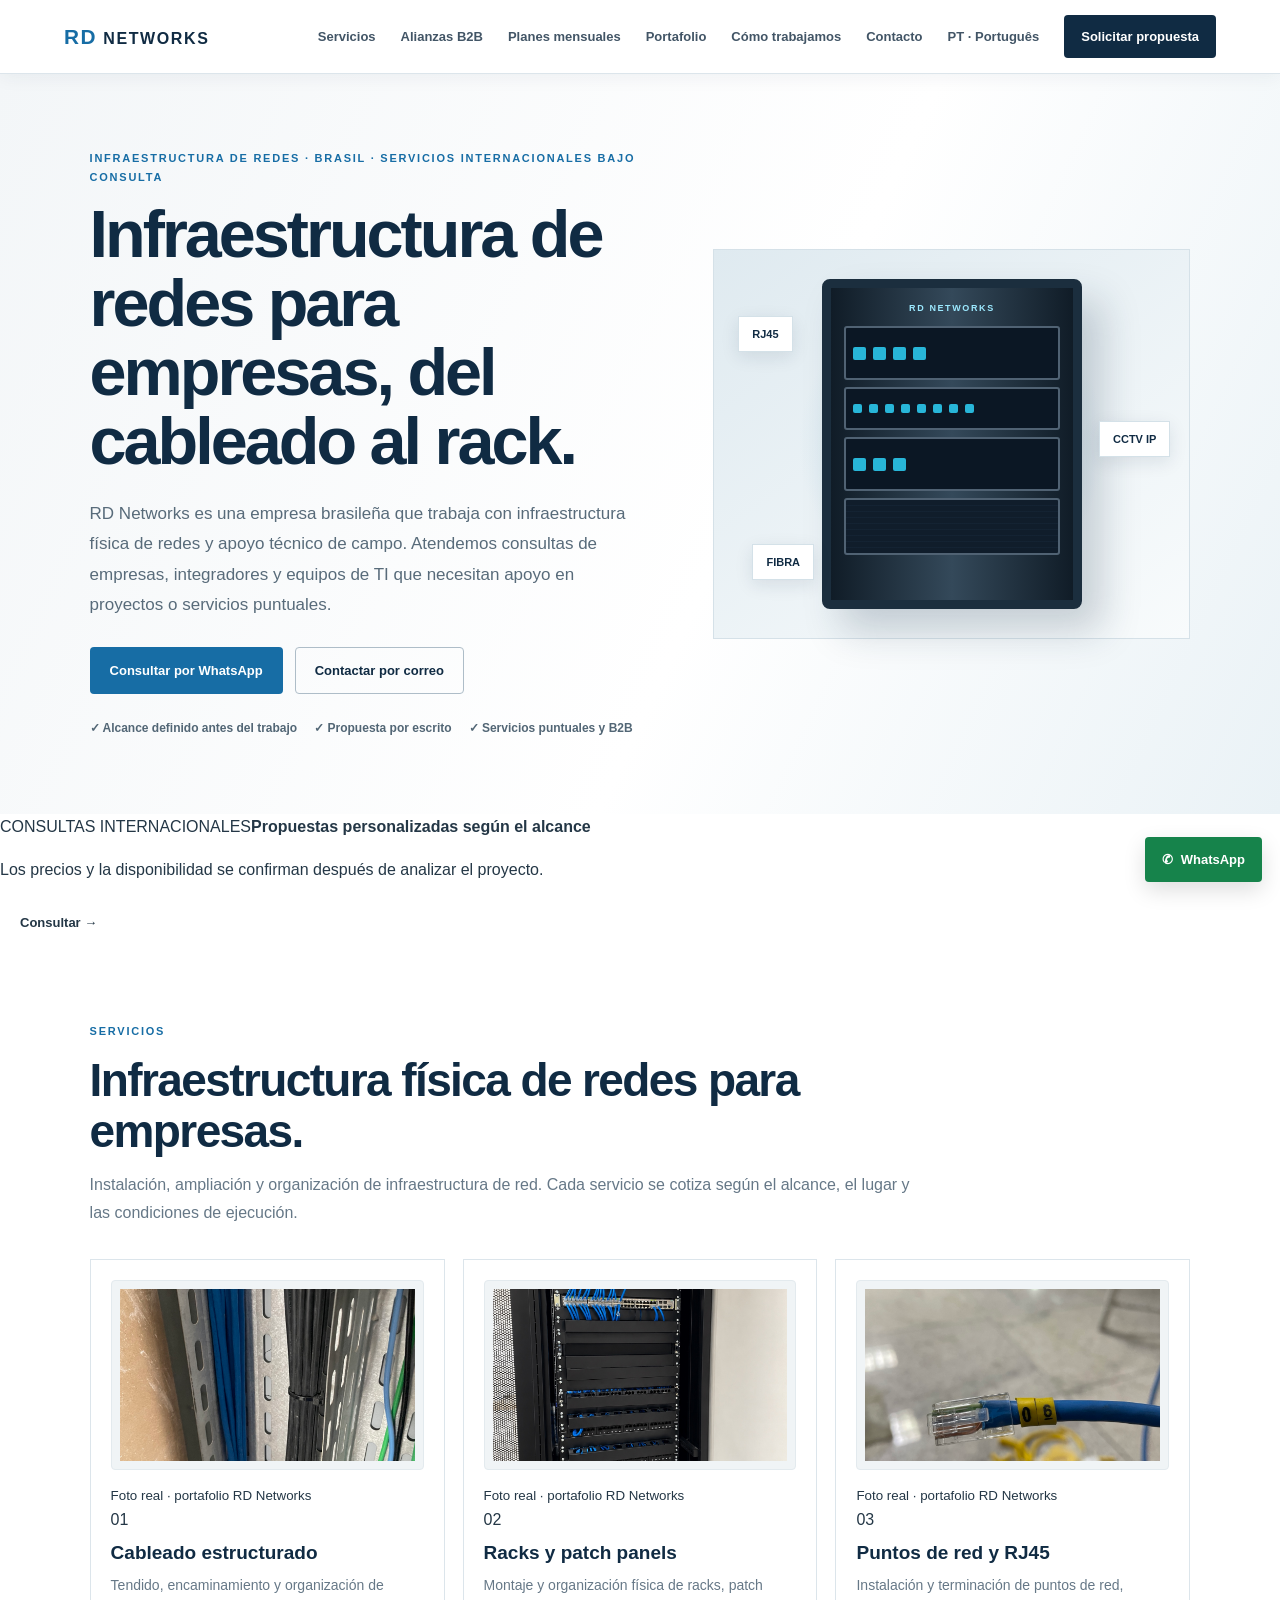
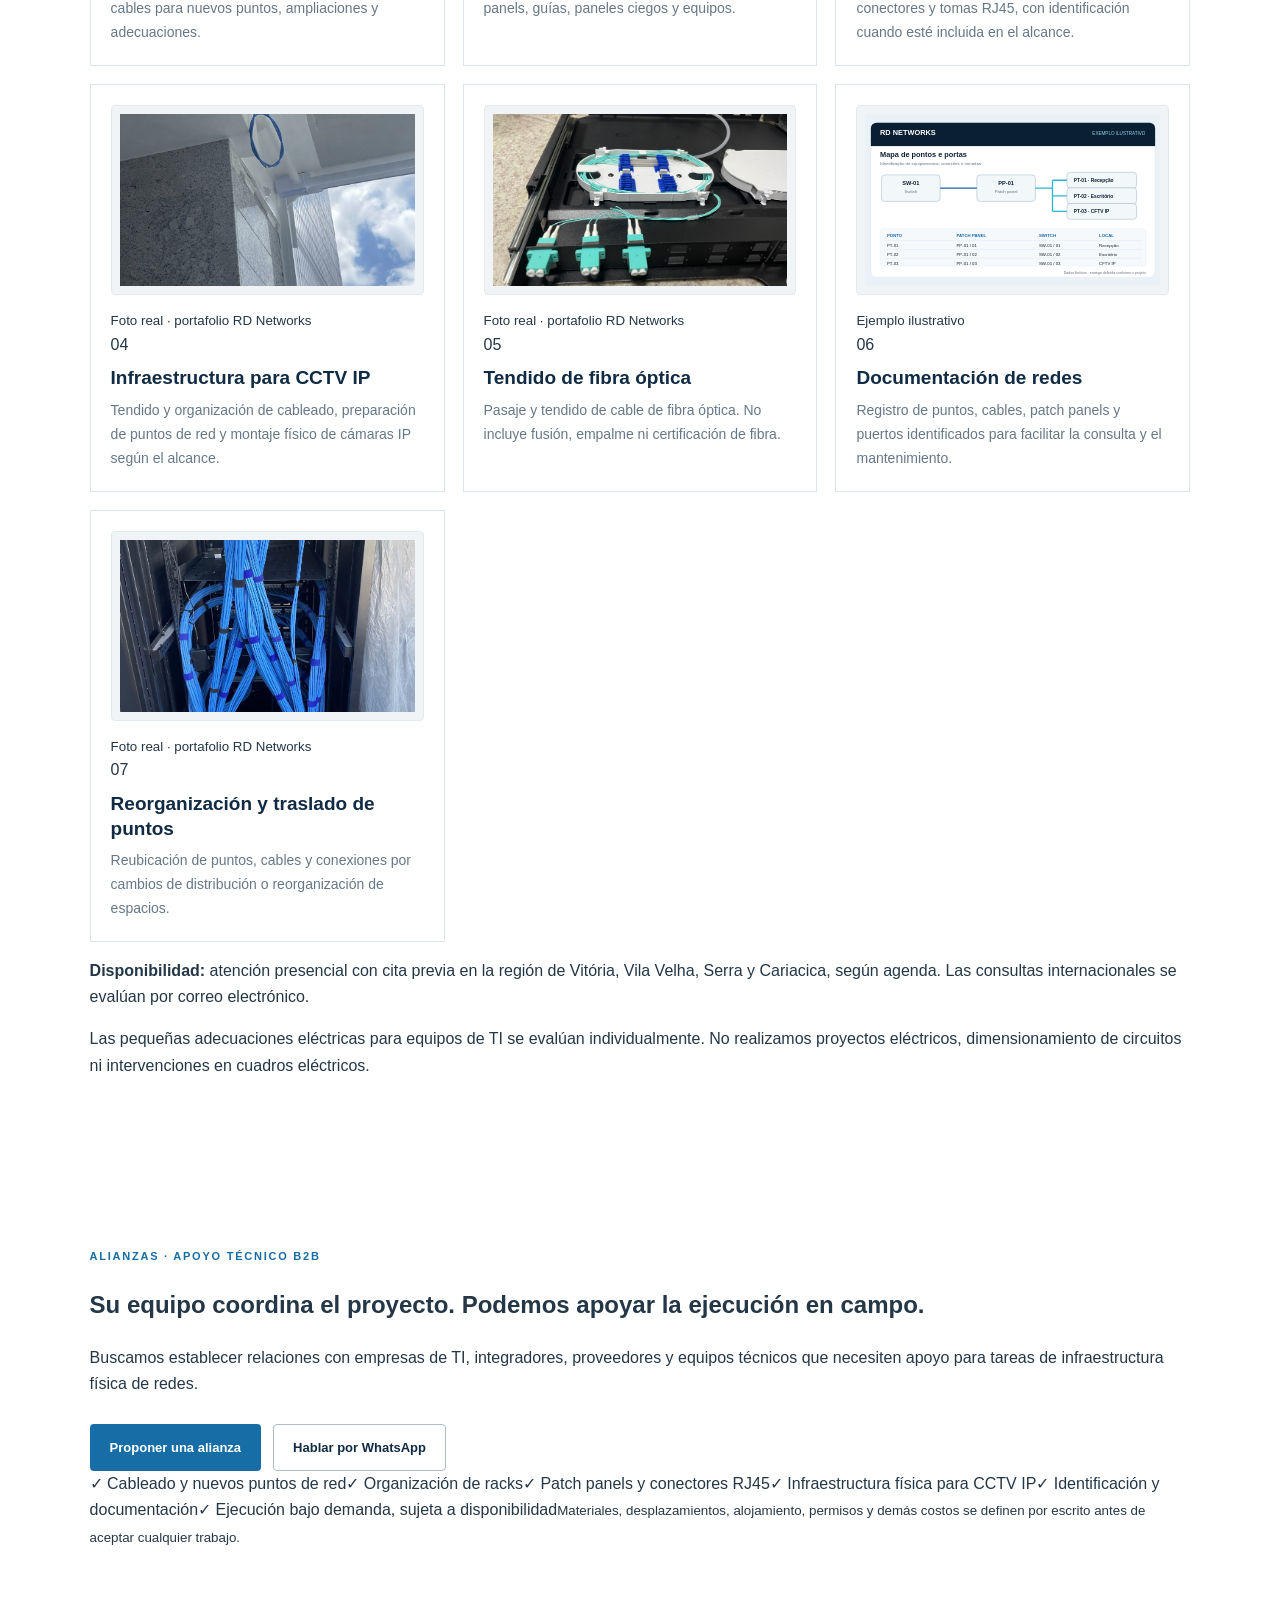
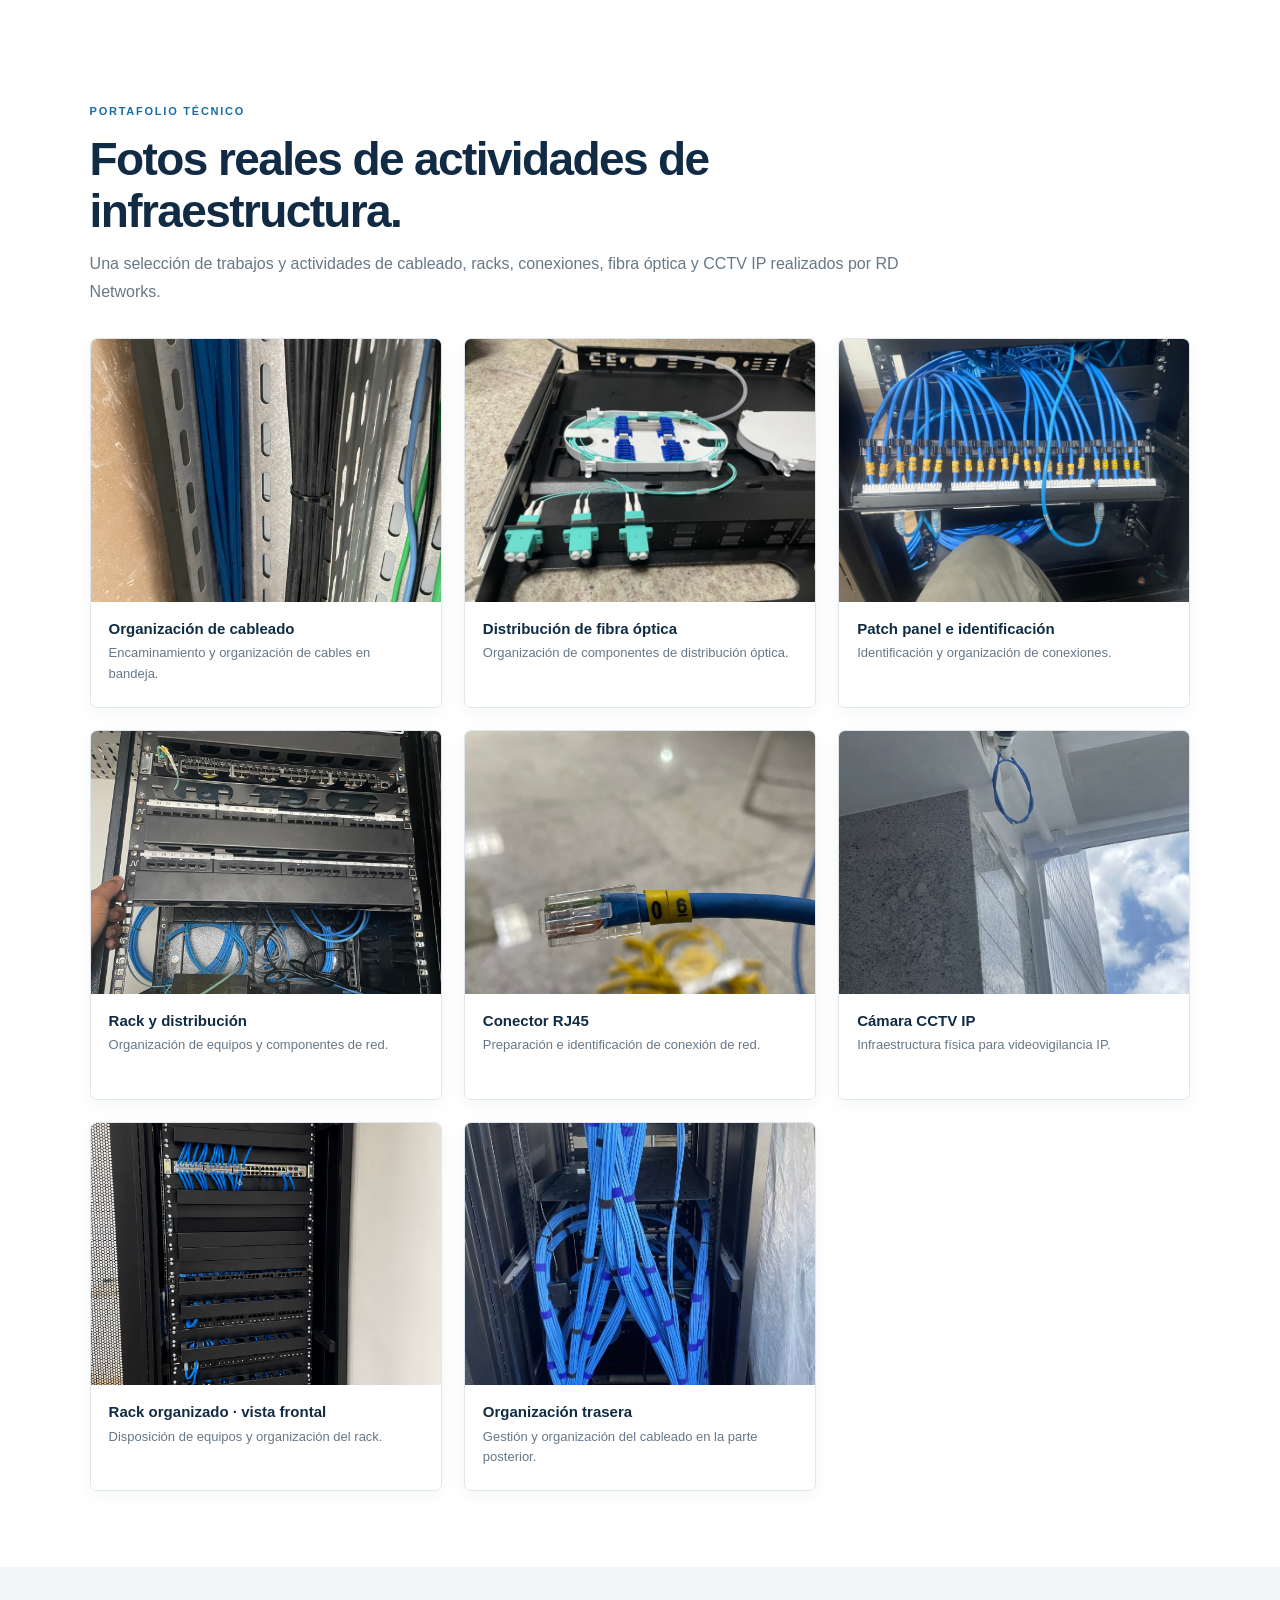
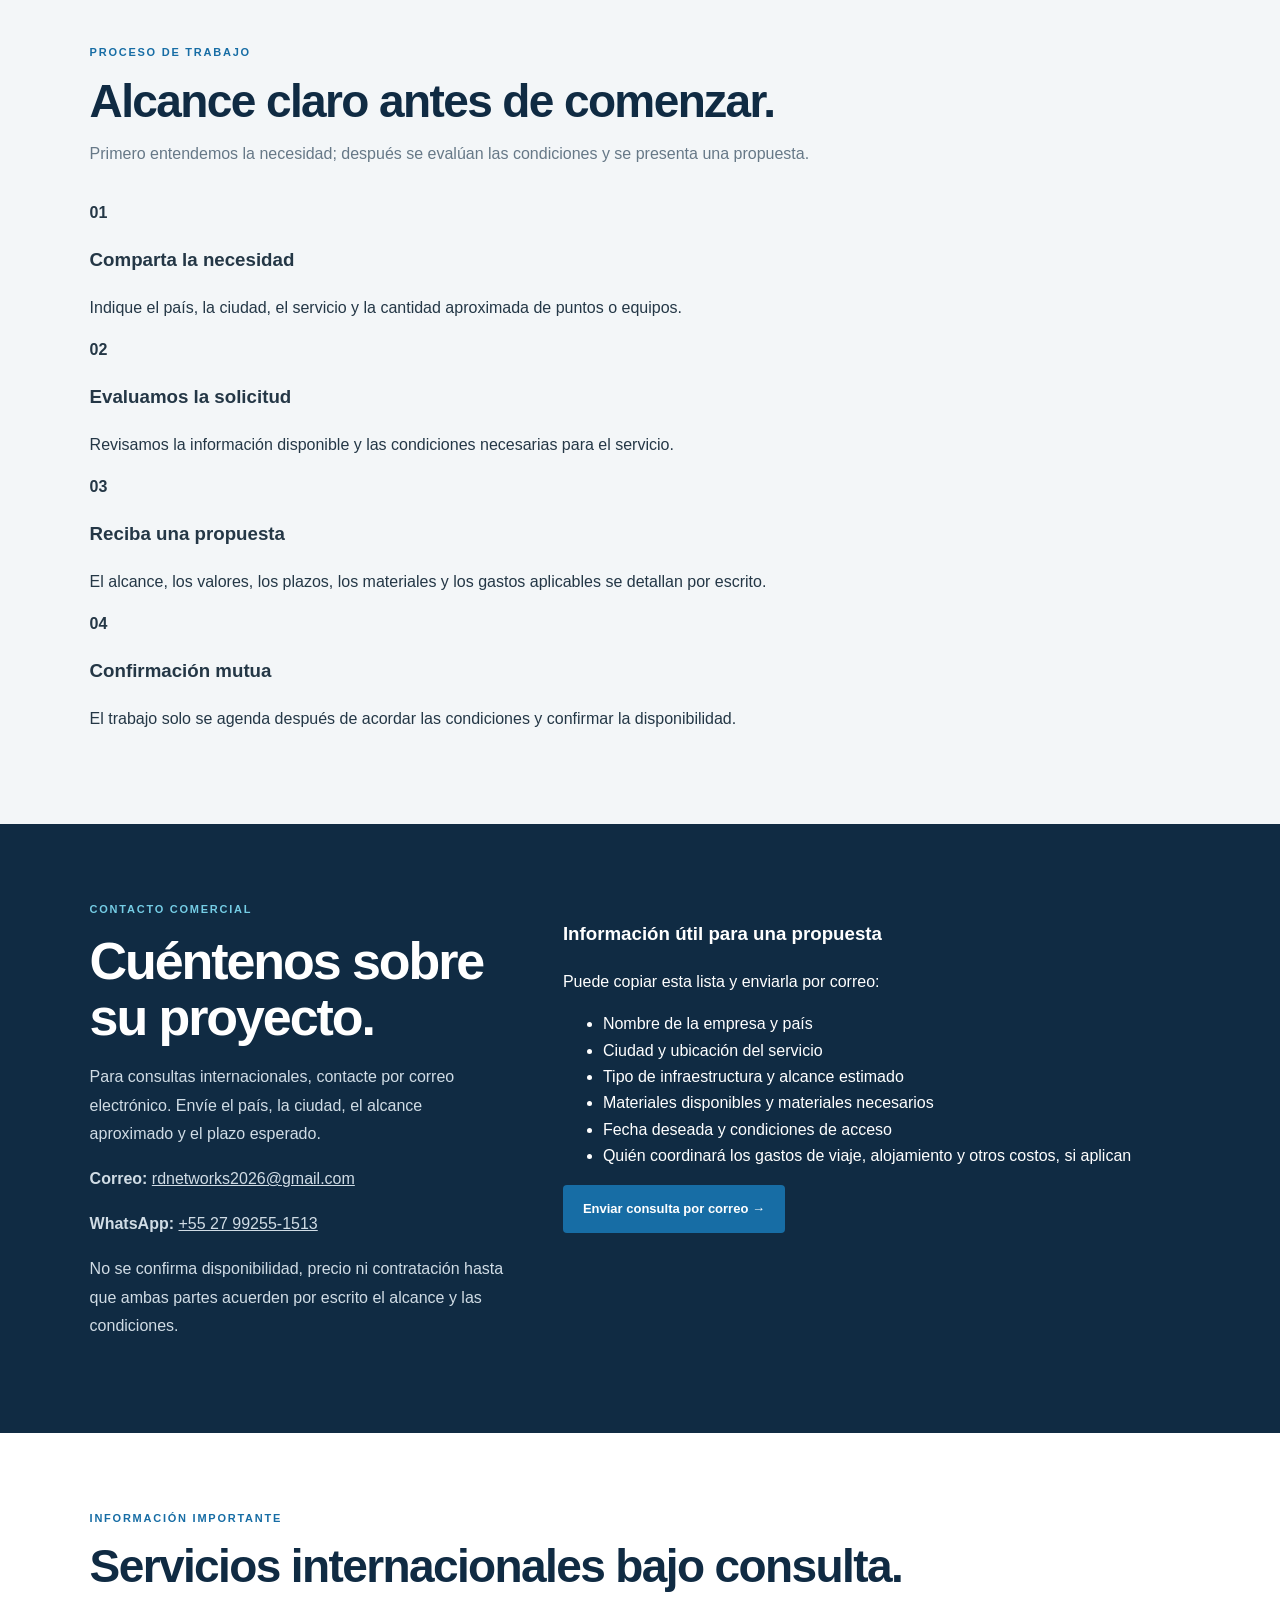
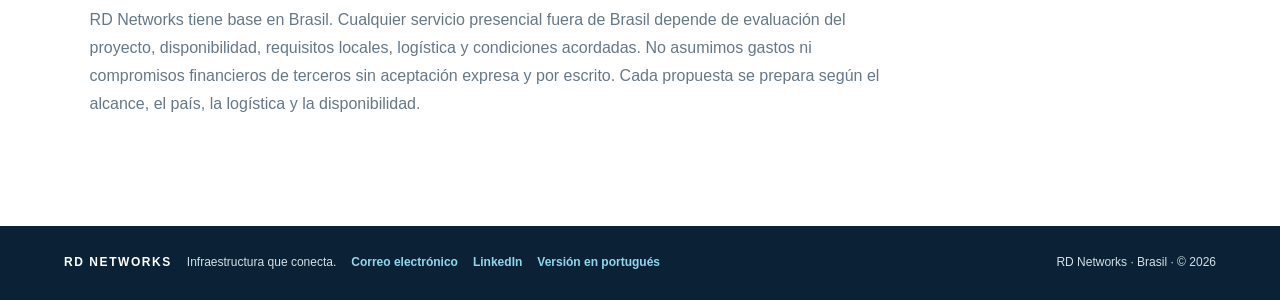
<file: index-es.html>
<!doctype html>
<html lang="es">
<head>
  <meta charset="utf-8">
  <meta name="viewport" content="width=device-width, initial-scale=1">
  <meta name="description" content="RD Networks: cableado estructurado, puntos RJ45, organización de racks, CCTV IP, tendido de fibra óptica y documentación de redes para empresas.">
  <meta name="robots" content="index, follow">
  <meta name="theme-color" content="#0b1f33">
  <title>RD Networks | Infraestructura de redes para empresas</title>
  <link rel="canonical" href="https://rdnetworks2026.github.io/Rd-Networks/index-es.html">
  <meta property="og:type" content="website">
  <meta property="og:title" content="RD Networks | Infraestructura de redes para empresas">
  <meta property="og:description" content="Cableado estructurado, racks, puntos de red y documentación técnica para empresas.">
  <meta property="og:url" content="https://rdnetworks2026.github.io/Rd-Networks/index-es.html">
  <meta property="og:image" content="https://rdnetworks2026.github.io/Rd-Networks/assets/portfolio-rack-organizado-vista-frontal.jpg">
  <meta name="twitter:card" content="summary_large_image">
  <link rel="alternate" hreflang="pt-BR" href="https://rdnetworks2026.github.io/Rd-Networks/">
  <link rel="alternate" hreflang="es" href="https://rdnetworks2026.github.io/Rd-Networks/index-es.html">
  <link rel="stylesheet" href="style.css?v=20261101-2">
</head>
<body>
<header class="topbar">
  <a class="brand" href="#inicio" aria-label="RD Networks - inicio"><span>RD</span> NETWORKS</a>
  <button class="menu" type="button" aria-label="Abrir menú" aria-controls="mainNav" aria-expanded="false">☰</button>
  <nav id="mainNav" aria-label="Navegación principal">
    <a href="#servicios">Servicios</a>
    <a href="#b2b">Alianzas B2B</a>
    <a href="planos-corporativos.html">Planes mensuales</a>
    <a href="#portfolio">Portafolio</a>
    <a href="#proceso">Cómo trabajamos</a>
    <a href="#contacto">Contacto</a>
    <a href="index.html">PT · Português</a>
    <a class="nav-cta" href="#contacto">Solicitar propuesta</a>
  </nav>
</header>
<main id="inicio">
<section class="hero">
  <div class="hero-copy">
    <p class="eyebrow">INFRAESTRUCTURA DE REDES · BRASIL · SERVICIOS INTERNACIONALES BAJO CONSULTA</p>
    <h1>Infraestructura de redes para empresas, del cableado al rack.</h1>
    <p class="hero-lead">RD Networks es una empresa brasileña que trabaja con infraestructura física de redes y apoyo técnico de campo. Atendemos consultas de empresas, integradores y equipos de TI que necesitan apoyo en proyectos o servicios puntuales.</p>
    <div class="actions">
      <a class="btn primary" href="https://wa.me/5527992551513?text=Hola%2C%20conoc%C3%AD%20RD%20Networks%20por%20su%20sitio%20web%20y%20quisiera%20consultar%20un%20servicio." target="_blank" rel="noopener noreferrer">Consultar por WhatsApp</a>
      <a class="btn secondary" href="mailto:rdnetworks2026@gmail.com?subject=Consulta%20comercial%20internacional%20-%20RD%20Networks">Contactar por correo</a>
    </div>
    <div class="trust-row"><span>✓ Alcance definido antes del trabajo</span><span>✓ Propuesta por escrito</span><span>✓ Servicios puntuales y B2B</span></div>
  </div>
  <div class="hero-visual" aria-hidden="true">
    <div class="visual-glow"></div>
    <div class="rack-visual"><div class="rack-top">RD NETWORKS</div><div class="rack-unit"><i></i><i></i><i></i><i></i></div><div class="rack-unit patch"><i></i><i></i><i></i><i></i><i></i><i></i><i></i><i></i></div><div class="rack-unit"><i></i><i></i><i></i></div><div class="rack-unit blank"></div></div>
    <div class="visual-label label-one">RJ45</div><div class="visual-label label-two">CCTV IP</div><div class="visual-label label-three">FIBRA</div>
  </div>
</section>
<section class="promo"><div><span>CONSULTAS INTERNACIONALES</span><strong>Propuestas personalizadas según el alcance</strong><p>Los precios y la disponibilidad se confirman después de analizar el proyecto.</p></div><a class="btn light" href="#contacto">Consultar →</a></section>
<section id="servicios" class="section">
  <div class="section-heading"><p class="eyebrow">SERVICIOS</p><h2>Infraestructura física de redes para empresas.</h2><p>Instalación, ampliación y organización de infraestructura de red. Cada servicio se cotiza según el alcance, el lugar y las condiciones de ejecución.</p></div>
  <div class="card-grid services">
    <article class="service-card"><img src="assets/portfolio-organizacao-cabos-eletrocalha.jpg" alt="Cableado organizado en bandeja portacables" loading="lazy" decoding="async"><small class="photo-note">Foto real · portafolio RD Networks</small><span>01</span><h3>Cableado estructurado</h3><p>Tendido, encaminamiento y organización de cables para nuevos puntos, ampliaciones y adecuaciones.</p></article>
    <article class="service-card"><img src="assets/portfolio-rack-organizado-vista-frontal.jpg" alt="Rack de red organizado" loading="lazy" decoding="async"><small class="photo-note">Foto real · portafolio RD Networks</small><span>02</span><h3>Racks y patch panels</h3><p>Montaje y organización física de racks, patch panels, guías, paneles ciegos y equipos.</p></article>
    <article class="service-card"><img src="assets/portfolio-conector-rj45-identificado.jpg" alt="Conector RJ45 identificado" loading="lazy" decoding="async"><small class="photo-note">Foto real · portafolio RD Networks</small><span>03</span><h3>Puntos de red y RJ45</h3><p>Instalación y terminación de puntos de red, conectores y tomas RJ45, con identificación cuando esté incluida en el alcance.</p></article>
    <article class="service-card"><img src="assets/portfolio-instalacao-camera-cftv-ip.jpg" alt="Instalación de cámara CCTV IP" loading="lazy" decoding="async"><small class="photo-note">Foto real · portafolio RD Networks</small><span>04</span><h3>Infraestructura para CCTV IP</h3><p>Tendido y organización de cableado, preparación de puntos de red y montaje físico de cámaras IP según el alcance.</p></article>
    <article class="service-card"><img src="assets/portfolio-fibra-optica-organizacao-distribuidor.jpg" alt="Organización de fibra óptica en distribuidor" loading="lazy" decoding="async"><small class="photo-note">Foto real · portafolio RD Networks</small><span>05</span><h3>Tendido de fibra óptica</h3><p>Pasaje y tendido de cable de fibra óptica. No incluye fusión, empalme ni certificación de fibra.</p></article>
    <article class="service-card"><img src="assets/exemplo-documentacao-redes.svg" alt="Ejemplo ilustrativo de documentación de red" loading="lazy" decoding="async"><small class="photo-note">Ejemplo ilustrativo</small><span>06</span><h3>Documentación de redes</h3><p>Registro de puntos, cables, patch panels y puertos identificados para facilitar la consulta y el mantenimiento.</p></article>
    <article class="service-card"><img src="assets/portfolio-rack-organizacao-traseira-cabos.jpg" alt="Organización de cableado en la parte trasera del rack" loading="lazy" decoding="async"><small class="photo-note">Foto real · portafolio RD Networks</small><span>07</span><h3>Reorganización y traslado de puntos</h3><p>Reubicación de puntos, cables y conexiones por cambios de distribución o reorganización de espacios.</p></article>
  </div>
  <p class="lead-path-note"><strong>Disponibilidad:</strong> atención presencial con cita previa en la región de Vitória, Vila Velha, Serra y Cariacica, según agenda. Las consultas internacionales se evalúan por correo electrónico.</p>
  <p class="lead-path-note">Las pequeñas adecuaciones eléctricas para equipos de TI se evalúan individualmente. No realizamos proyectos eléctricos, dimensionamiento de circuitos ni intervenciones en cuadros eléctricos.</p>
</section>

<section id="b2b" class="section b2b">
  <div class="b2b-copy"><p class="eyebrow">ALIANZAS · APOYO TÉCNICO B2B</p><h2>Su equipo coordina el proyecto. Podemos apoyar la ejecución en campo.</h2><p>Buscamos establecer relaciones con empresas de TI, integradores, proveedores y equipos técnicos que necesiten apoyo para tareas de infraestructura física de redes.</p><div class="actions"><a class="btn primary" href="mailto:rdnetworks2026@gmail.com?subject=Posible%20alianza%20B2B%20-%20RD%20Networks">Proponer una alianza</a><a class="btn secondary" href="https://wa.me/5527992551513?text=Hola%2C%20me%20gustar%C3%ADa%20conversar%20sobre%20una%20posible%20alianza%20B2B%20con%20RD%20Networks." target="_blank" rel="noopener noreferrer">Hablar por WhatsApp</a></div></div>
  <div class="b2b-list"><span>✓ Cableado y nuevos puntos de red</span><span>✓ Organización de racks</span><span>✓ Patch panels y conectores RJ45</span><span>✓ Infraestructura física para CCTV IP</span><span>✓ Identificación y documentación</span><span>✓ Ejecución bajo demanda, sujeta a disponibilidad</span><small>Materiales, desplazamientos, alojamiento, permisos y demás costos se definen por escrito antes de aceptar cualquier trabajo.</small></div>
</section>
<section id="portfolio" class="section">
  <div class="section-heading"><p class="eyebrow">PORTAFOLIO TÉCNICO</p><h2>Fotos reales de actividades de infraestructura.</h2><p>Una selección de trabajos y actividades de cableado, racks, conexiones, fibra óptica y CCTV IP realizados por RD Networks.</p></div>
  <div class="portfolio-grid real-work-gallery">
    <figure><img src="assets/portfolio-organizacao-cabos-eletrocalha.jpg" alt="Organización de cables en bandeja portacables" loading="lazy" decoding="async"><figcaption><strong>Organización de cableado</strong><span>Encaminamiento y organización de cables en bandeja.</span></figcaption></figure>
    <figure><img src="assets/portfolio-fibra-optica-organizacao-distribuidor.jpg" alt="Organización de fibra óptica en distribuidor" loading="lazy" decoding="async"><figcaption><strong>Distribución de fibra óptica</strong><span>Organización de componentes de distribución óptica.</span></figcaption></figure>
    <figure><img src="assets/portfolio-patch-panel-identificacao-cabos.jpg" alt="Patch panel con cables identificados" loading="lazy" decoding="async"><figcaption><strong>Patch panel e identificación</strong><span>Identificación y organización de conexiones.</span></figcaption></figure>
    <figure><img src="assets/portfolio-rack-distribuidor-optico-patch-panels.jpg" alt="Rack con distribuidor óptico y patch panels" loading="lazy" decoding="async"><figcaption><strong>Rack y distribución</strong><span>Organización de equipos y componentes de red.</span></figcaption></figure>
    <figure><img src="assets/portfolio-conector-rj45-identificado.jpg" alt="Conector RJ45 identificado" loading="lazy" decoding="async"><figcaption><strong>Conector RJ45</strong><span>Preparación e identificación de conexión de red.</span></figcaption></figure>
    <figure><img src="assets/portfolio-instalacao-camera-cftv-ip.jpg" alt="Instalación de cámara CCTV IP" loading="lazy" decoding="async"><figcaption><strong>Cámara CCTV IP</strong><span>Infraestructura física para videovigilancia IP.</span></figcaption></figure>
    <figure><img src="assets/portfolio-rack-organizado-vista-frontal.jpg" alt="Rack organizado visto de frente" loading="lazy" decoding="async"><figcaption><strong>Rack organizado · vista frontal</strong><span>Disposición de equipos y organización del rack.</span></figcaption></figure>
    <figure><img src="assets/portfolio-rack-organizacao-traseira-cabos.jpg" alt="Organización trasera de cables en rack" loading="lazy" decoding="async"><figcaption><strong>Organización trasera</strong><span>Gestión y organización del cableado en la parte posterior.</span></figcaption></figure>
  </div>
</section>
<section id="proceso" class="section soft">
  <div class="section-heading"><p class="eyebrow">PROCESO DE TRABAJO</p><h2>Alcance claro antes de comenzar.</h2><p>Primero entendemos la necesidad; después se evalúan las condiciones y se presenta una propuesta.</p></div>
  <div class="steps">
    <article><b>01</b><h3>Comparta la necesidad</h3><p>Indique el país, la ciudad, el servicio y la cantidad aproximada de puntos o equipos.</p></article>
    <article><b>02</b><h3>Evaluamos la solicitud</h3><p>Revisamos la información disponible y las condiciones necesarias para el servicio.</p></article>
    <article><b>03</b><h3>Reciba una propuesta</h3><p>El alcance, los valores, los plazos, los materiales y los gastos aplicables se detallan por escrito.</p></article>
    <article><b>04</b><h3>Confirmación mutua</h3><p>El trabajo solo se agenda después de acordar las condiciones y confirmar la disponibilidad.</p></article>
  </div>
</section>
<section id="contacto" class="section quote">
  <div class="quote-intro"><p class="eyebrow">CONTACTO COMERCIAL</p><h2>Cuéntenos sobre su proyecto.</h2><p>Para consultas internacionales, contacte por correo electrónico. Envíe el país, la ciudad, el alcance aproximado y el plazo esperado.</p><p><strong>Correo:</strong> <a href="mailto:rdnetworks2026@gmail.com?subject=Contato%20comercial%20-%20RD%20Networks">rdnetworks2026@gmail.com</a></p><p><strong>WhatsApp:</strong> <a href="https://wa.me/5527992551513" target="_blank" rel="noopener noreferrer">+55 27 99255-1513</a></p><p class="muted">No se confirma disponibilidad, precio ni contratación hasta que ambas partes acuerden por escrito el alcance y las condiciones.</p></div>
  <div id="contactForm" class="deliverable-card"><h3>Información útil para una propuesta</h3><p>Puede copiar esta lista y enviarla por correo:</p><ul><li>Nombre de la empresa y país</li><li>Ciudad y ubicación del servicio</li><li>Tipo de infraestructura y alcance estimado</li><li>Materiales disponibles y materiales necesarios</li><li>Fecha deseada y condiciones de acceso</li><li>Quién coordinará los gastos de viaje, alojamiento y otros costos, si aplican</li></ul><a class="btn primary" href="mailto:rdnetworks2026@gmail.com?subject=Consulta%20de%20servicio%20internacional%20-%20RD%20Networks&amp;body=Empresa%3A%0APa%C3%ADs%20y%20ciudad%3A%0AServicio%20solicitado%3A%0ACantidad%20aproximada%3A%0AFecha%20deseada%3A%0AMateriales%20disponibles%3A%0ACondiciones%20de%20viaje%20y%20costos%3A%0ADescripci%C3%B3n%20del%20proyecto%3A">Enviar consulta por correo →</a></div>
</section>
<section class="section"><div class="section-heading"><p class="eyebrow">INFORMACIÓN IMPORTANTE</p><h2>Servicios internacionales bajo consulta.</h2><p>RD Networks tiene base en Brasil. Cualquier servicio presencial fuera de Brasil depende de evaluación del proyecto, disponibilidad, requisitos locales, logística y condiciones acordadas. No asumimos gastos ni compromisos financieros de terceros sin aceptación expresa y por escrito. Cada propuesta se prepara según el alcance, el país, la logística y la disponibilidad.</p></div></section>
</main>
<footer><div><strong>RD NETWORKS</strong><span>Infraestructura que conecta.</span><a href="mailto:rdnetworks2026@gmail.com?subject=Contato%20comercial%20-%20RD%20Networks">Correo electrónico</a><a href="https://www.linkedin.com/company/rd-networks-global-2026/" target="_blank" rel="noopener noreferrer">LinkedIn</a><a href="index.html">Versión en portugués</a></div><p>RD Networks · Brasil · © 2026</p></footer>
<a class="whatsapp-float" href="https://wa.me/5527992551513?text=Hola%2C%20quisiera%20consultar%20un%20servicio%20con%20RD%20Networks." target="_blank" rel="noopener noreferrer" aria-label="Consultar por WhatsApp"><span>✆</span><b>WhatsApp</b></a>
<script src="script.js?v=20261027-round3"></script>
</body>
</html>
</file>
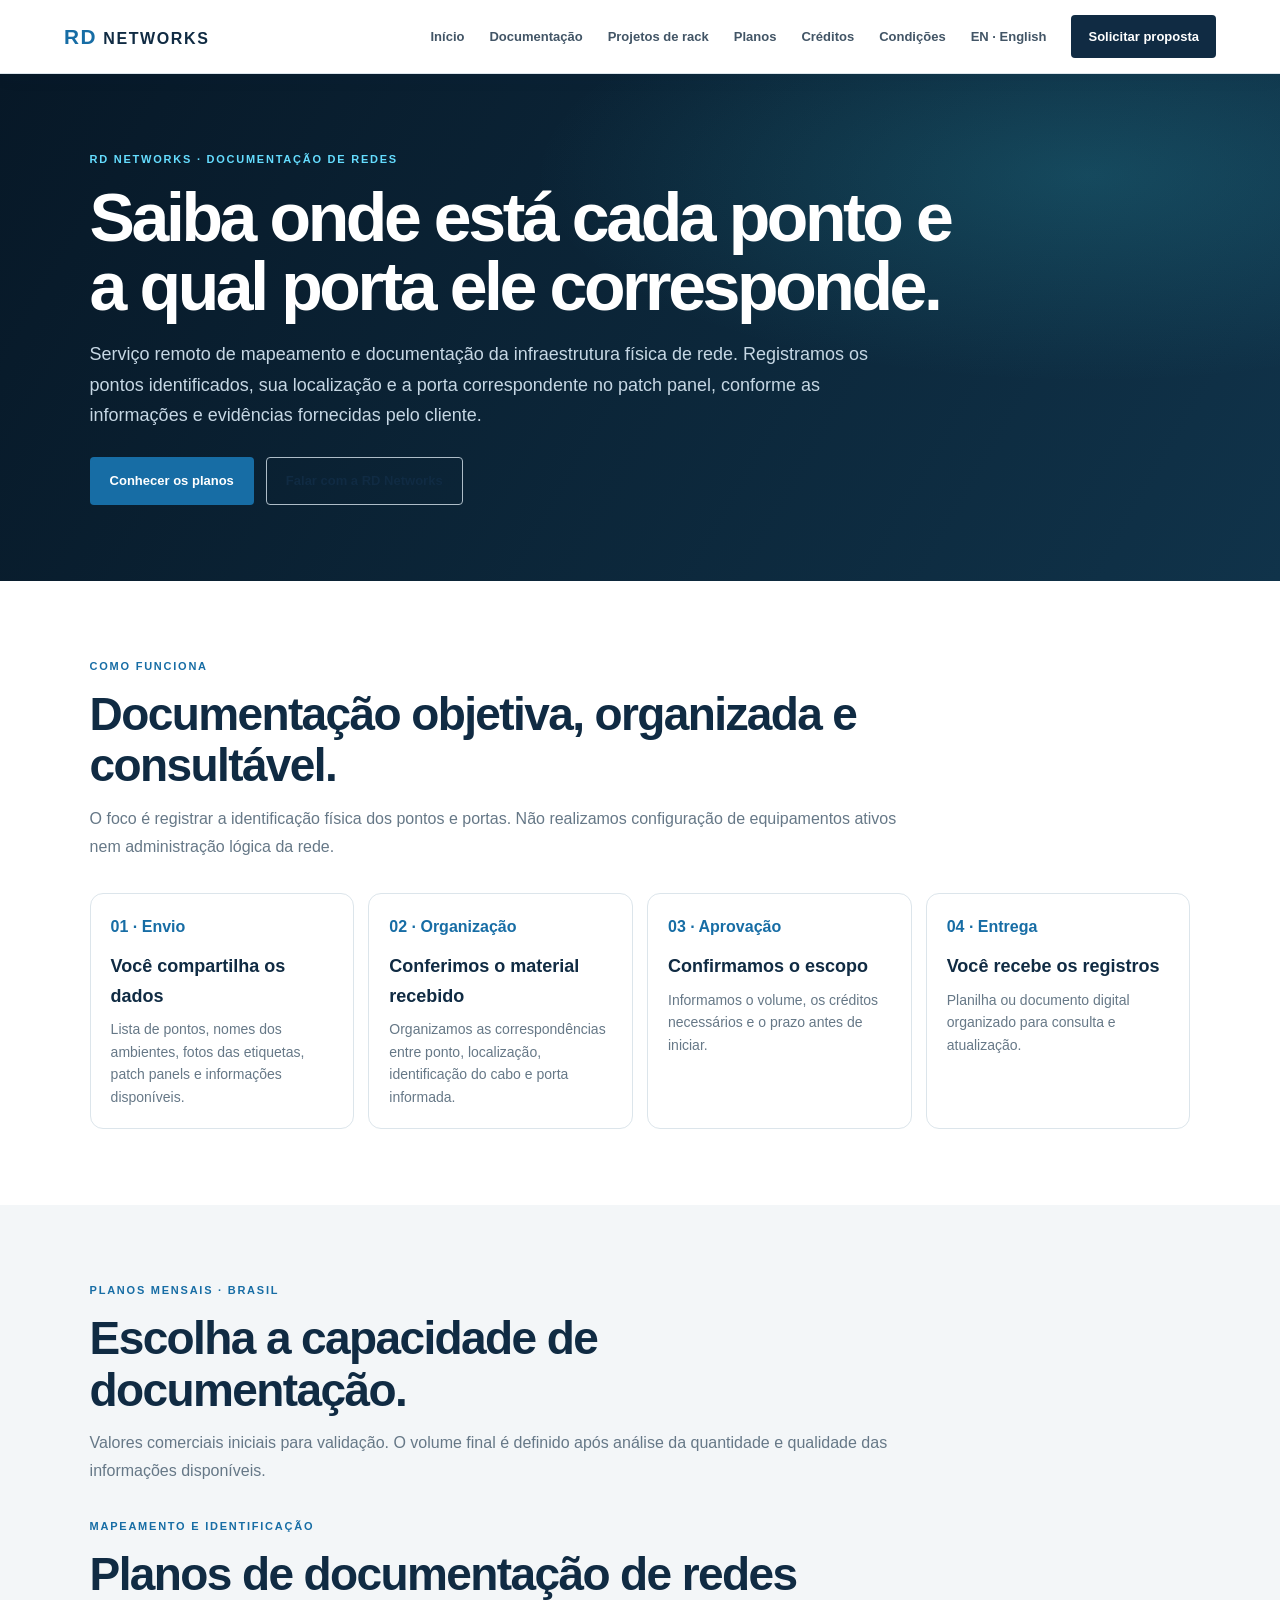
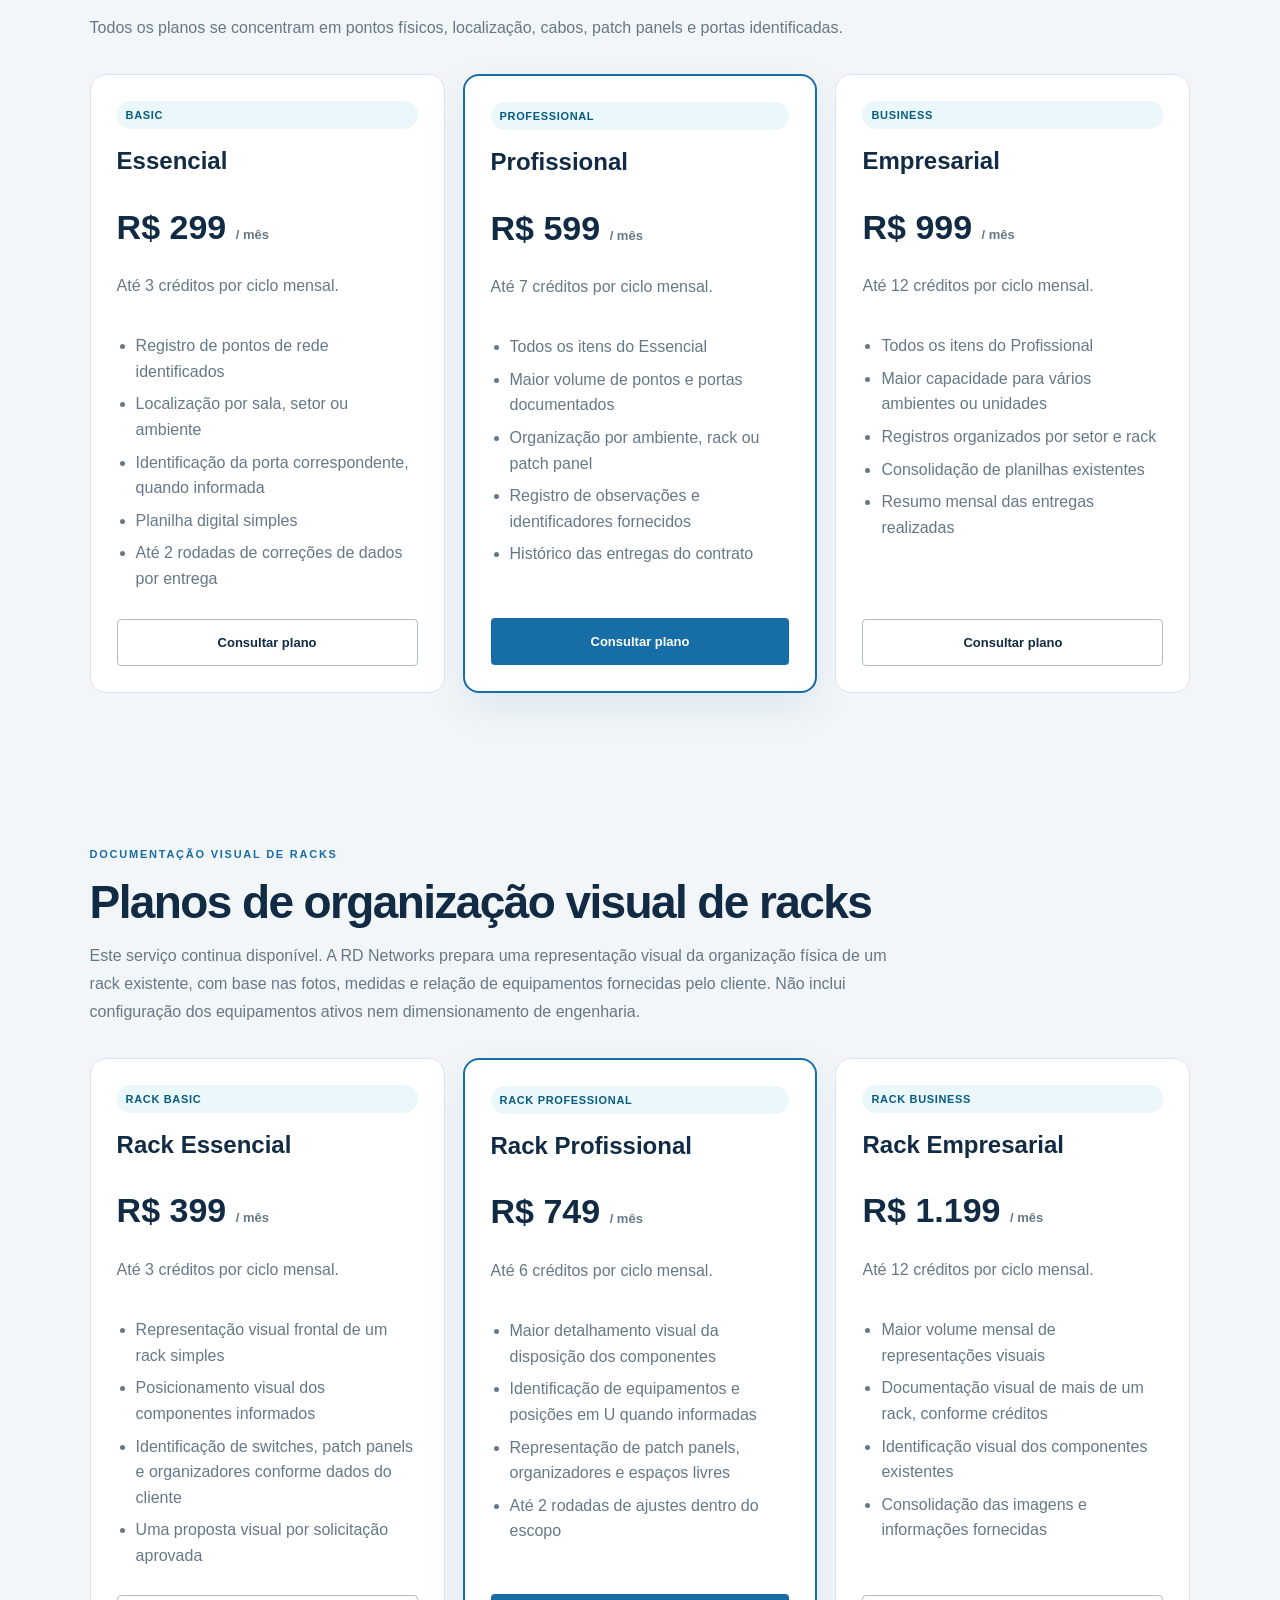
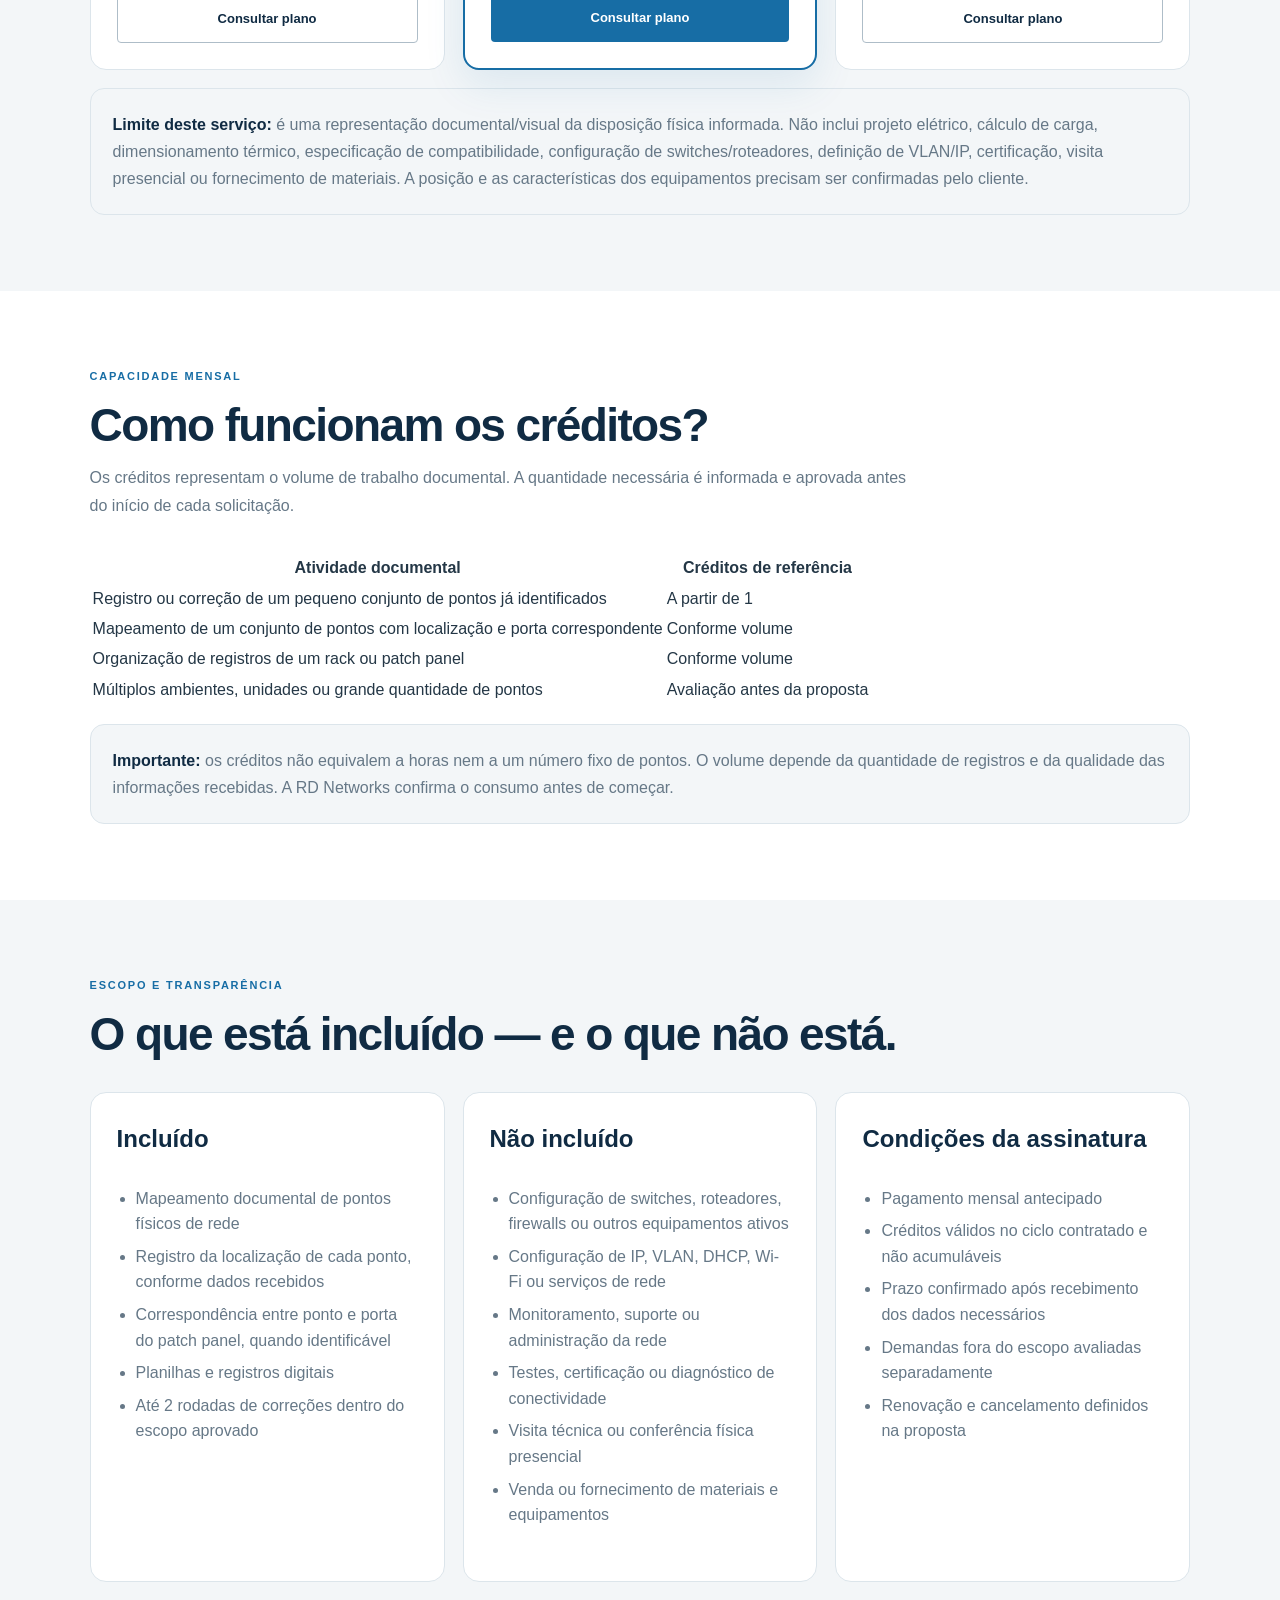
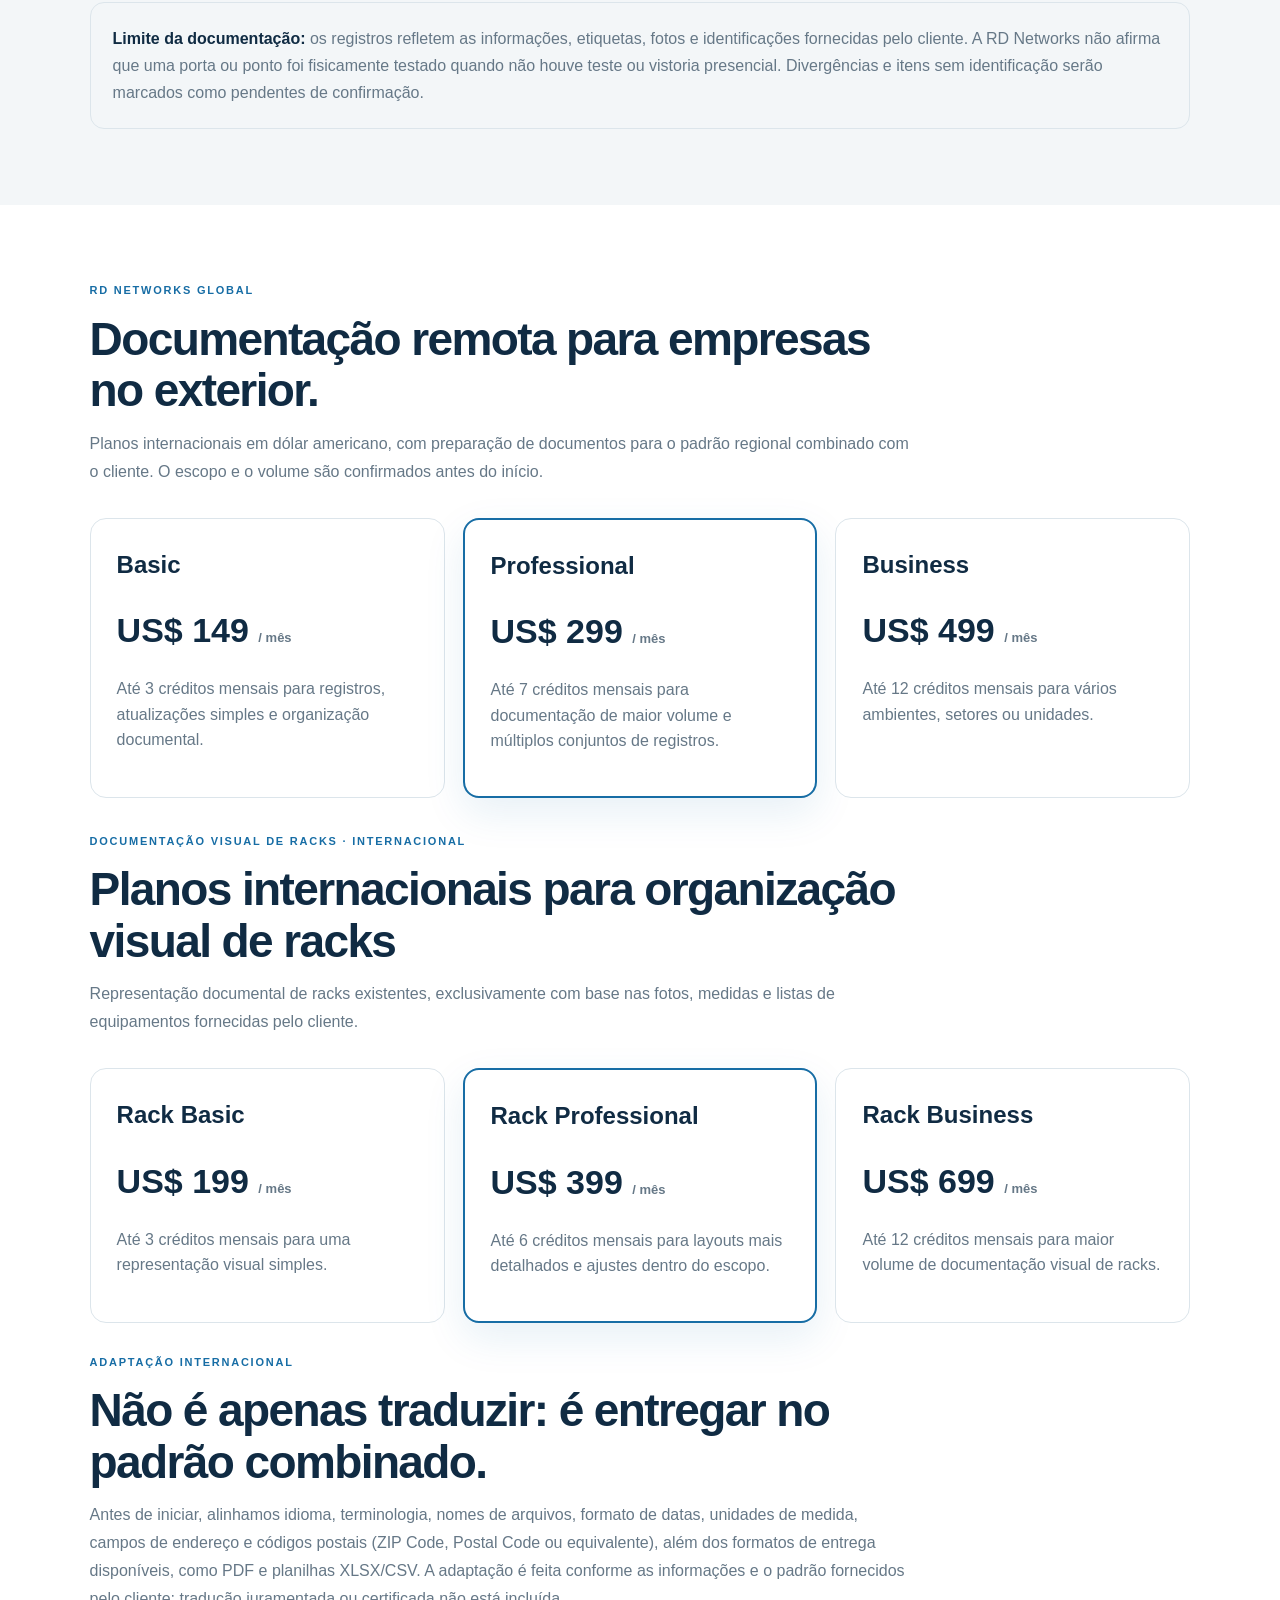
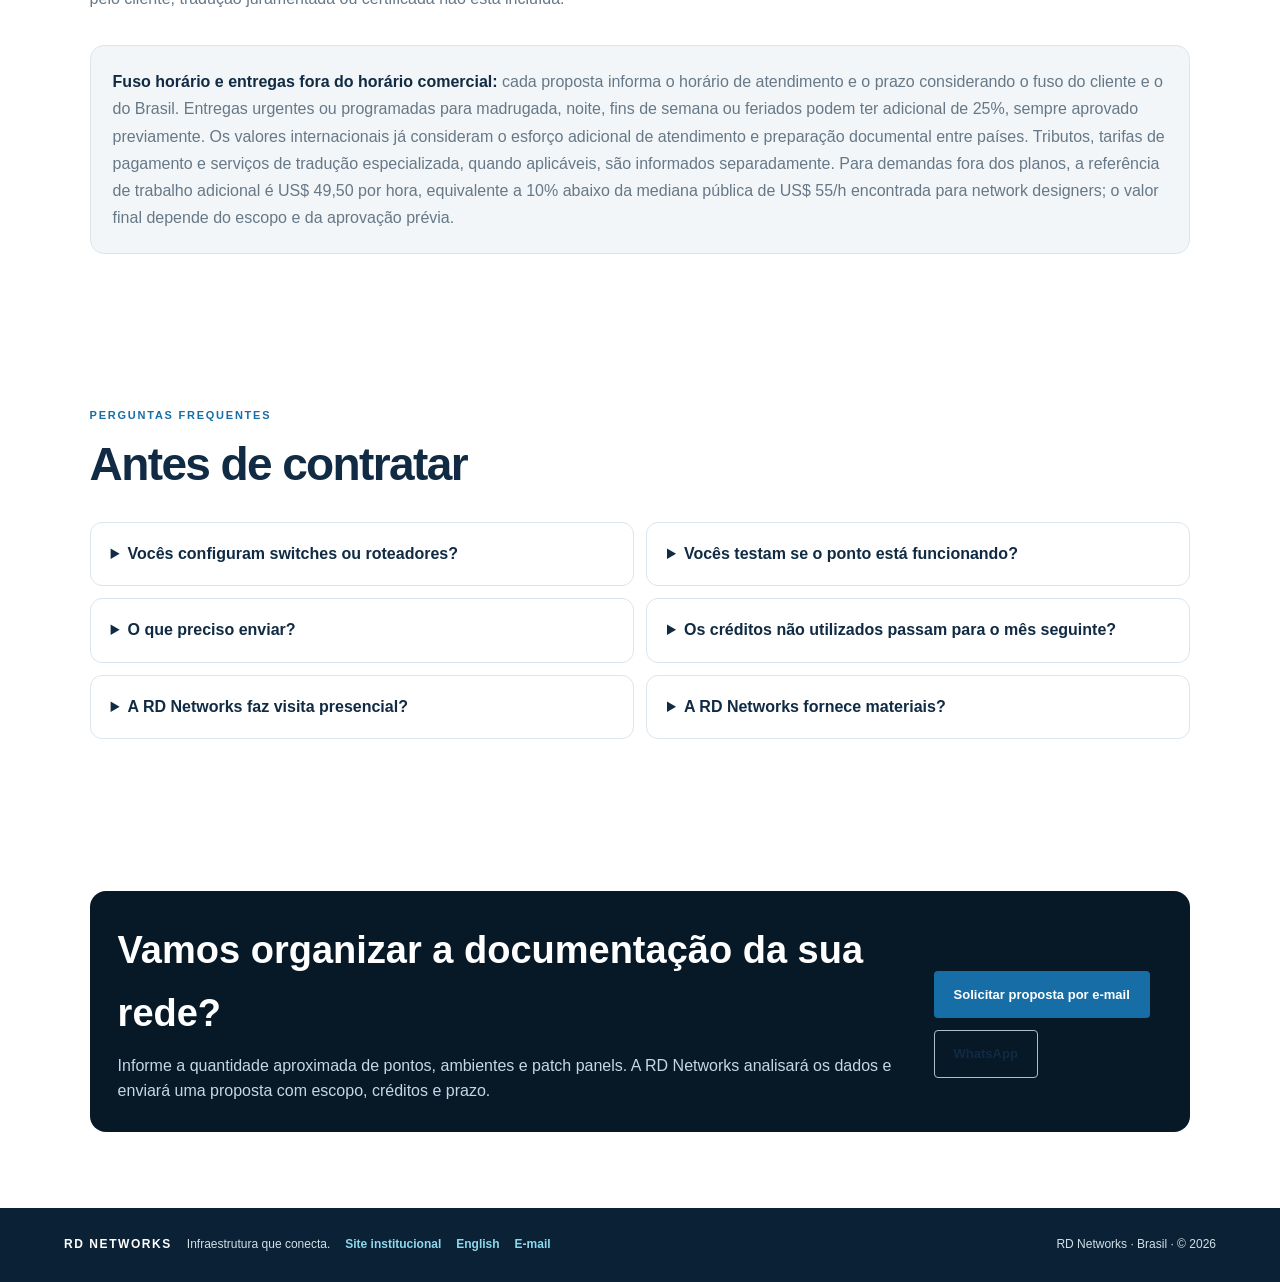
<file: planos-corporativos.html>
<!doctype html>
<html lang="pt-BR">
<head>
<meta charset="utf-8"><meta name="viewport" content="width=device-width, initial-scale=1">
<meta name="description" content="Planos mensais RD Networks para mapeamento e documentação de pontos de rede, cabos, patch panels e portas.">
<meta name="robots" content="index,follow"><meta name="theme-color" content="#071827">
<title>Planos de Documentação de Redes | RD Networks</title>
<link rel="canonical" href="https://rdnetworks2026.github.io/Rd-Networks/planos-corporativos.html">
<link rel="stylesheet" href="style.css?v=20261108-documentacao">
<style>
.corp-hero{padding:76px max(7vw,28px);background:radial-gradient(ellipse at 85% 20%,rgba(57,208,227,.18),transparent 36%),linear-gradient(120deg,#071827,#10334a);color:#fff}.corp-hero h1{max-width:900px;margin:0 0 18px;font-size:clamp(38px,5.5vw,68px);line-height:1.02;letter-spacing:-.05em}.corp-hero p:not(.eyebrow){max-width:820px;color:#c6d7e4;font-size:18px;line-height:1.7}.corp-hero .eyebrow{color:#65ddff}.corp-grid{display:grid;grid-template-columns:repeat(3,minmax(0,1fr));gap:18px}.corp-card{display:flex;flex-direction:column;padding:26px;border:1px solid var(--line);border-radius:16px;background:#fff;min-width:0}.corp-card.featured{border:2px solid var(--blue);box-shadow:0 15px 40px rgba(23,105,170,.1)}.corp-card h3{margin:0 0 8px;color:var(--navy);font-size:24px}.corp-price{margin:10px 0 2px;color:var(--navy);font-size:34px;font-weight:900}.corp-price small{font-size:13px;color:var(--muted)}.corp-card p,.corp-card li{color:var(--muted);line-height:1.6}.corp-card ul{padding-left:19px;margin:12px 0 20px}.corp-card li{margin:7px 0}.corp-card .btn{margin-top:auto}.corp-tag{display:inline-block;margin-bottom:12px;padding:5px 9px;border-radius:999px;background:#eaf8fc;color:#075b80;font-size:11px;font-weight:900;letter-spacing:.06em}.corp-callout{padding:22px;border:1px solid var(--line);border-radius:14px;background:var(--soft);color:var(--muted);line-height:1.7}.corp-callout strong{color:var(--navy)}.corp-steps{display:grid;grid-template-columns:repeat(4,1fr);gap:14px}.corp-steps article{padding:20px;border:1px solid var(--line);border-radius:13px;background:#fff}.corp-steps b{color:var(--blue)}.corp-steps h3{margin:12px 0 7px;color:var(--navy);font-size:18px}.corp-steps p{margin:0;color:var(--muted);font-size:14px;line-height:1.6}.corp-faq{display:grid;grid-template-columns:repeat(2,1fr);gap:12px}.corp-faq details{padding:18px 20px;border:1px solid var(--line);border-radius:12px;background:#fff}.corp-faq summary{cursor:pointer;color:var(--navy);font-weight:850}.corp-faq p{color:var(--muted);line-height:1.6}.corp-cta{display:flex;justify-content:space-between;align-items:center;gap:24px;padding:28px;border-radius:16px;background:#071827;color:#fff}.corp-cta h2{margin:0 0 8px;color:#fff;font-size:clamp(26px,3.5vw,38px)}.corp-cta p{margin:0;color:#c6d7e4;line-height:1.6}@media(max-width:900px){.corp-grid{grid-template-columns:1fr 1fr}.corp-steps{grid-template-columns:1fr 1fr}}@media(max-width:600px){.corp-grid,.corp-steps,.corp-faq{grid-template-columns:1fr}.corp-hero{padding:55px 24px}.corp-cta{align-items:flex-start;flex-direction:column}}
</style></head>
<body>
<header class="topbar"><a class="brand" href="index.html"><span>RD</span> NETWORKS</a><button class="menu" type="button" aria-label="Abrir menu" aria-controls="mainNav" aria-expanded="false">☰</button><nav id="mainNav" aria-label="Navegação principal"><a href="index.html">Início</a><a href="#documentacao">Documentação</a><a href="#projetos-rack">Projetos de rack</a><a href="#planos">Planos</a><a href="#creditos">Créditos</a><a href="#regras">Condições</a><a href="corporate-plans-en.html" lang="en">EN · English</a><a class="nav-cta" href="#contato">Solicitar proposta</a></nav></header>
<main>
<section class="corp-hero"><p class="eyebrow">RD NETWORKS · DOCUMENTAÇÃO DE REDES</p><h1>Saiba onde está cada ponto e a qual porta ele corresponde.</h1><p>Serviço remoto de mapeamento e documentação da infraestrutura física de rede. Registramos os pontos identificados, sua localização e a porta correspondente no patch panel, conforme as informações e evidências fornecidas pelo cliente.</p><div class="actions"><a class="btn primary" href="#planos">Conhecer os planos</a><a class="btn secondary" href="mailto:rdnetworks2026@gmail.com?subject=Documentacao%20de%20redes%20-%20RD%20Networks">Falar com a RD Networks</a></div></section>
<section class="section"><div class="section-heading"><p class="eyebrow">COMO FUNCIONA</p><h2>Documentação objetiva, organizada e consultável.</h2><p>O foco é registrar a identificação física dos pontos e portas. Não realizamos configuração de equipamentos ativos nem administração lógica da rede.</p></div><div class="corp-steps"><article><b>01 · Envio</b><h3>Você compartilha os dados</h3><p>Lista de pontos, nomes dos ambientes, fotos das etiquetas, patch panels e informações disponíveis.</p></article><article><b>02 · Organização</b><h3>Conferimos o material recebido</h3><p>Organizamos as correspondências entre ponto, localização, identificação do cabo e porta informada.</p></article><article><b>03 · Aprovação</b><h3>Confirmamos o escopo</h3><p>Informamos o volume, os créditos necessários e o prazo antes de iniciar.</p></article><article><b>04 · Entrega</b><h3>Você recebe os registros</h3><p>Planilha ou documento digital organizado para consulta e atualização.</p></article></div></section>
<section class="section soft" id="planos"><div class="section-heading"><p class="eyebrow">PLANOS MENSAIS · BRASIL</p><h2>Escolha a capacidade de documentação.</h2><p>Valores comerciais iniciais para validação. O volume final é definido após análise da quantidade e qualidade das informações disponíveis.</p></div>
<div class="section-heading" id="documentacao"><p class="eyebrow">MAPEAMENTO E IDENTIFICAÇÃO</p><h2>Planos de documentação de redes</h2><p>Todos os planos se concentram em pontos físicos, localização, cabos, patch panels e portas identificadas.</p></div>
<div class="corp-grid">
<article class="corp-card"><span class="corp-tag">BASIC</span><h3>Essencial</h3><div class="corp-price">R$ 299 <small>/ mês</small></div><p>Até 3 créditos por ciclo mensal.</p><ul><li>Registro de pontos de rede identificados</li><li>Localização por sala, setor ou ambiente</li><li>Identificação da porta correspondente, quando informada</li><li>Planilha digital simples</li><li>Até 2 rodadas de correções de dados por entrega</li></ul><a class="btn secondary" href="mailto:rdnetworks2026@gmail.com?subject=Plano%20Essencial%20-%20Documentacao">Consultar plano</a></article>
<article class="corp-card featured"><span class="corp-tag">PROFESSIONAL</span><h3>Profissional</h3><div class="corp-price">R$ 599 <small>/ mês</small></div><p>Até 7 créditos por ciclo mensal.</p><ul><li>Todos os itens do Essencial</li><li>Maior volume de pontos e portas documentados</li><li>Organização por ambiente, rack ou patch panel</li><li>Registro de observações e identificadores fornecidos</li><li>Histórico das entregas do contrato</li></ul><a class="btn primary" href="mailto:rdnetworks2026@gmail.com?subject=Plano%20Profissional%20-%20Documentacao">Consultar plano</a></article>
<article class="corp-card"><span class="corp-tag">BUSINESS</span><h3>Empresarial</h3><div class="corp-price">R$ 999 <small>/ mês</small></div><p>Até 12 créditos por ciclo mensal.</p><ul><li>Todos os itens do Profissional</li><li>Maior capacidade para vários ambientes ou unidades</li><li>Registros organizados por setor e rack</li><li>Consolidação de planilhas existentes</li><li>Resumo mensal das entregas realizadas</li></ul><a class="btn secondary" href="mailto:rdnetworks2026@gmail.com?subject=Plano%20Empresarial%20-%20Documentacao">Consultar plano</a></article>
</div></section>
<section class="section soft" id="projetos-rack"><div class="section-heading"><p class="eyebrow">DOCUMENTAÇÃO VISUAL DE RACKS</p><h2>Planos de organização visual de racks</h2><p>Este serviço continua disponível. A RD Networks prepara uma representação visual da organização física de um rack existente, com base nas fotos, medidas e relação de equipamentos fornecidas pelo cliente. Não inclui configuração dos equipamentos ativos nem dimensionamento de engenharia.</p></div><div class="corp-grid">
<article class="corp-card"><span class="corp-tag">RACK BASIC</span><h3>Rack Essencial</h3><div class="corp-price">R$ 399 <small>/ mês</small></div><p>Até 3 créditos por ciclo mensal.</p><ul><li>Representação visual frontal de um rack simples</li><li>Posicionamento visual dos componentes informados</li><li>Identificação de switches, patch panels e organizadores conforme dados do cliente</li><li>Uma proposta visual por solicitação aprovada</li></ul><a class="btn secondary" href="mailto:rdnetworks2026@gmail.com?subject=Plano%20Rack%20Essencial">Consultar plano</a></article>
<article class="corp-card featured"><span class="corp-tag">RACK PROFESSIONAL</span><h3>Rack Profissional</h3><div class="corp-price">R$ 749 <small>/ mês</small></div><p>Até 6 créditos por ciclo mensal.</p><ul><li>Maior detalhamento visual da disposição dos componentes</li><li>Identificação de equipamentos e posições em U quando informadas</li><li>Representação de patch panels, organizadores e espaços livres</li><li>Até 2 rodadas de ajustes dentro do escopo</li></ul><a class="btn primary" href="mailto:rdnetworks2026@gmail.com?subject=Plano%20Rack%20Profissional">Consultar plano</a></article>
<article class="corp-card"><span class="corp-tag">RACK BUSINESS</span><h3>Rack Empresarial</h3><div class="corp-price">R$ 1.199 <small>/ mês</small></div><p>Até 12 créditos por ciclo mensal.</p><ul><li>Maior volume mensal de representações visuais</li><li>Documentação visual de mais de um rack, conforme créditos</li><li>Identificação visual dos componentes existentes</li><li>Consolidação das imagens e informações fornecidas</li></ul><a class="btn secondary" href="mailto:rdnetworks2026@gmail.com?subject=Plano%20Rack%20Empresarial">Consultar plano</a></article>
</div><div class="corp-callout" style="margin-top:18px"><strong>Limite deste serviço:</strong> é uma representação documental/visual da disposição física informada. Não inclui projeto elétrico, cálculo de carga, dimensionamento térmico, especificação de compatibilidade, configuração de switches/roteadores, definição de VLAN/IP, certificação, visita presencial ou fornecimento de materiais. A posição e as características dos equipamentos precisam ser confirmadas pelo cliente.</div></section>
<section class="section" id="creditos"><div class="section-heading"><p class="eyebrow">CAPACIDADE MENSAL</p><h2>Como funcionam os créditos?</h2><p>Os créditos representam o volume de trabalho documental. A quantidade necessária é informada e aprovada antes do início de cada solicitação.</p></div><table class="credit-table"><thead><tr><th>Atividade documental</th><th>Créditos de referência</th></tr></thead><tbody><tr><td>Registro ou correção de um pequeno conjunto de pontos já identificados</td><td>A partir de 1</td></tr><tr><td>Mapeamento de um conjunto de pontos com localização e porta correspondente</td><td>Conforme volume</td></tr><tr><td>Organização de registros de um rack ou patch panel</td><td>Conforme volume</td></tr><tr><td>Múltiplos ambientes, unidades ou grande quantidade de pontos</td><td>Avaliação antes da proposta</td></tr></tbody></table><div class="corp-callout" style="margin-top:18px"><strong>Importante:</strong> os créditos não equivalem a horas nem a um número fixo de pontos. O volume depende da quantidade de registros e da qualidade das informações recebidas. A RD Networks confirma o consumo antes de começar.</div></section>
<section class="section soft" id="regras"><div class="section-heading"><p class="eyebrow">ESCOPO E TRANSPARÊNCIA</p><h2>O que está incluído — e o que não está.</h2></div><div class="corp-grid">
<article class="corp-card"><h3>Incluído</h3><ul><li>Mapeamento documental de pontos físicos de rede</li><li>Registro da localização de cada ponto, conforme dados recebidos</li><li>Correspondência entre ponto e porta do patch panel, quando identificável</li><li>Planilhas e registros digitais</li><li>Até 2 rodadas de correções dentro do escopo aprovado</li></ul></article>
<article class="corp-card"><h3>Não incluído</h3><ul><li>Configuração de switches, roteadores, firewalls ou outros equipamentos ativos</li><li>Configuração de IP, VLAN, DHCP, Wi-Fi ou serviços de rede</li><li>Monitoramento, suporte ou administração da rede</li><li>Testes, certificação ou diagnóstico de conectividade</li><li>Visita técnica ou conferência física presencial</li><li>Venda ou fornecimento de materiais e equipamentos</li></ul></article>
<article class="corp-card"><h3>Condições da assinatura</h3><ul><li>Pagamento mensal antecipado</li><li>Créditos válidos no ciclo contratado e não acumuláveis</li><li>Prazo confirmado após recebimento dos dados necessários</li><li>Demandas fora do escopo avaliadas separadamente</li><li>Renovação e cancelamento definidos na proposta</li></ul></article>
</div><div class="corp-callout" style="margin-top:20px"><strong>Limite da documentação:</strong> os registros refletem as informações, etiquetas, fotos e identificações fornecidas pelo cliente. A RD Networks não afirma que uma porta ou ponto foi fisicamente testado quando não houve teste ou vistoria presencial. Divergências e itens sem identificação serão marcados como pendentes de confirmação.</div></section>
<section class="section" id="internacional"><div class="section-heading"><p class="eyebrow">RD NETWORKS GLOBAL</p><h2>Documentação remota para empresas no exterior.</h2><p>Planos internacionais em dólar americano, com preparação de documentos para o padrão regional combinado com o cliente. O escopo e o volume são confirmados antes do início.</p></div><div class="corp-grid"><article class="corp-card"><h3>Basic</h3><div class="corp-price">US$ 149 <small>/ mês</small></div><p>Até 3 créditos mensais para registros, atualizações simples e organização documental.</p></article><article class="corp-card featured"><h3>Professional</h3><div class="corp-price">US$ 299 <small>/ mês</small></div><p>Até 7 créditos mensais para documentação de maior volume e múltiplos conjuntos de registros.</p></article><article class="corp-card"><h3>Business</h3><div class="corp-price">US$ 499 <small>/ mês</small></div><p>Até 12 créditos mensais para vários ambientes, setores ou unidades.</p></article></div><div class="section-heading" style="margin-top:34px"><p class="eyebrow">DOCUMENTAÇÃO VISUAL DE RACKS · INTERNACIONAL</p><h2>Planos internacionais para organização visual de racks</h2><p>Representação documental de racks existentes, exclusivamente com base nas fotos, medidas e listas de equipamentos fornecidas pelo cliente.</p></div><div class="corp-grid"><article class="corp-card"><h3>Rack Basic</h3><div class="corp-price">US$ 199 <small>/ mês</small></div><p>Até 3 créditos mensais para uma representação visual simples.</p></article><article class="corp-card featured"><h3>Rack Professional</h3><div class="corp-price">US$ 399 <small>/ mês</small></div><p>Até 6 créditos mensais para layouts mais detalhados e ajustes dentro do escopo.</p></article><article class="corp-card"><h3>Rack Business</h3><div class="corp-price">US$ 699 <small>/ mês</small></div><p>Até 12 créditos mensais para maior volume de documentação visual de racks.</p></article></div><div class="section-heading" style="margin-top:30px"><p class="eyebrow">ADAPTAÇÃO INTERNACIONAL</p><h2>Não é apenas traduzir: é entregar no padrão combinado.</h2><p>Antes de iniciar, alinhamos idioma, terminologia, nomes de arquivos, formato de datas, unidades de medida, campos de endereço e códigos postais (ZIP Code, Postal Code ou equivalente), além dos formatos de entrega disponíveis, como PDF e planilhas XLSX/CSV. A adaptação é feita conforme as informações e o padrão fornecidos pelo cliente; tradução juramentada ou certificada não está incluída.</p></div><div class="corp-callout" style="margin-top:20px"><strong>Fuso horário e entregas fora do horário comercial:</strong> cada proposta informa o horário de atendimento e o prazo considerando o fuso do cliente e o do Brasil. Entregas urgentes ou programadas para madrugada, noite, fins de semana ou feriados podem ter adicional de 25%, sempre aprovado previamente. Os valores internacionais já consideram o esforço adicional de atendimento e preparação documental entre países. Tributos, tarifas de pagamento e serviços de tradução especializada, quando aplicáveis, são informados separadamente. Para demandas fora dos planos, a referência de trabalho adicional é US$ 49,50 por hora, equivalente a 10% abaixo da mediana pública de US$ 55/h encontrada para network designers; o valor final depende do escopo e da aprovação prévia.</div></section>
<section class="section" id="faq"><div class="section-heading"><p class="eyebrow">PERGUNTAS FREQUENTES</p><h2>Antes de contratar</h2></div><div class="corp-faq">
<details><summary>Vocês configuram switches ou roteadores?</summary><p>Não. O serviço oferecido nesta página é exclusivamente de documentação e mapeamento físico de pontos, localizações e portas identificadas.</p></details>
<details><summary>Vocês testam se o ponto está funcionando?</summary><p>Não está incluído teste ou certificação de conectividade. A documentação registra as informações e identificações fornecidas pelo cliente.</p></details>
<details><summary>O que preciso enviar?</summary><p>As informações disponíveis sobre pontos, ambientes, etiquetas, patch panels e portas. Fotos e planilhas existentes ajudam na organização.</p></details>
<details><summary>Os créditos não utilizados passam para o mês seguinte?</summary><p>Não. Os créditos são válidos durante o ciclo mensal contratado e não são acumuláveis.</p></details>
<details><summary>A RD Networks faz visita presencial?</summary><p>Não dentro destes planos. A documentação é produzida remotamente, com base nos dados fornecidos pelo contratante.</p></details>
<details><summary>A RD Networks fornece materiais?</summary><p>Não. A RD Networks presta serviços e não comercializa, revende ou fornece materiais e equipamentos.</p></details>
</div></section>
<section class="section" id="contato"><div class="corp-cta"><div><h2>Vamos organizar a documentação da sua rede?</h2><p>Informe a quantidade aproximada de pontos, ambientes e patch panels. A RD Networks analisará os dados e enviará uma proposta com escopo, créditos e prazo.</p></div><div class="actions"><a class="btn primary" href="mailto:rdnetworks2026@gmail.com?subject=Proposta%20-%20Documentacao%20de%20redes">Solicitar proposta por e-mail</a><a class="btn secondary" href="https://wa.me/5527992551513?text=Ola%2C%20quero%20consultar%20os%20planos%20de%20documentacao%20de%20redes." target="_blank" rel="noopener noreferrer">WhatsApp</a></div></div></section>
</main><footer><div><strong>RD NETWORKS</strong><span>Infraestrutura que conecta.</span><a href="index.html">Site institucional</a><a href="corporate-plans-en.html">English</a><a href="mailto:rdnetworks2026@gmail.com">E-mail</a></div><p>RD Networks · Brasil · © 2026</p></footer><script src="script.js?v=20261108-documentacao"></script></body></html>
</file>
<file: style.css>
:root{--navy:#102b43;--blue:#176da5;--cyan:#35b9d5;--ink:#243746;--muted:#667887;--line:#dce5eb;--soft:#f3f6f8;--white:#fff;--green:#16834b}
*{box-sizing:border-box}html{scroll-behavior:smooth;scroll-padding-top:88px}body{margin:0;font-family:Inter,"Segoe UI",Arial,sans-serif;color:var(--ink);background:#fff;line-height:1.65}a{color:inherit}img{max-width:100%}
.topbar{position:sticky;top:0;z-index:50;display:flex;align-items:center;justify-content:space-between;gap:28px;padding:15px max(5vw,24px);background:#fff;border-bottom:1px solid var(--line);box-shadow:0 3px 18px rgba(16,43,67,.06)}.brand{text-decoration:none;font-weight:900;letter-spacing:.1em;color:var(--navy);font-size:16px}.brand span{color:var(--blue);font-size:1.3em}nav{display:flex;align-items:center;gap:25px}nav a{text-decoration:none;font-size:13px;font-weight:750;color:#425566}nav a:hover{color:var(--blue)}.nav-cta{background:var(--navy);color:#fff!important;padding:11px 17px;border-radius:4px}.menu{display:none;border:0;background:none;font-size:27px;color:var(--navy)}
.hero{min-height:570px;display:grid;grid-template-columns:1.08fr .92fr;gap:5vw;align-items:center;padding:75px max(7vw,28px);background:linear-gradient(115deg,#f3f6f8 0%,#fff 58%,#eaf2f6 100%)}.hero-copy{max-width:760px}.eyebrow{margin:0 0 14px;color:var(--blue);font-size:11px;font-weight:900;letter-spacing:.16em}.hero h1{margin:0 0 22px;color:var(--navy);font-size:clamp(40px,5.2vw,68px);line-height:1.04;letter-spacing:-.045em}.hero-lead{max-width:680px;color:#586b7a;font-size:17px;line-height:1.8}.actions{display:flex;gap:12px;flex-wrap:wrap;margin-top:26px}.btn{display:inline-flex;justify-content:center;align-items:center;min-height:46px;padding:12px 19px;border-radius:4px;text-decoration:none;border:1px solid transparent;font-weight:800;font-size:13px;cursor:pointer}.btn.primary{background:var(--blue);color:#fff}.btn.primary:hover{background:var(--navy)}.btn.secondary{background:transparent;border-color:#aebdc8;color:var(--navy)}.btn.secondary:hover{border-color:var(--blue);color:var(--blue)}.trust-row{display:flex;flex-wrap:wrap;gap:17px;margin-top:25px;color:#526675;font-size:12px;font-weight:750}
.hero-visual{position:relative;min-height:390px;display:grid;place-items:center;background:linear-gradient(145deg,#dfeaf0,#f8fbfc);border:1px solid #d5e1e8}.visual-glow{position:absolute;width:310px;height:310px;border-radius:50%;background:radial-gradient(circle,#b8d9e8,transparent 70%)}.rack-visual{position:relative;width:min(260px,70%);height:330px;padding:13px;background:linear-gradient(90deg,#101c27,#34495a,#101c27);border:9px solid #1b2e3e;border-radius:8px;box-shadow:20px 22px 38px #17324735;z-index:2}.rack-top{color:#9ce9ff;text-align:center;font-size:9px;font-weight:900;letter-spacing:.18em;margin-bottom:10px}.rack-unit{height:54px;margin:7px 0;border:2px solid #506273;border-radius:3px;background:#0b1724;display:flex;align-items:center;gap:7px;padding:7px}.rack-unit i{display:block;width:13px;height:13px;border-radius:2px;background:#28b6d8}.rack-unit.patch{height:43px;flex-wrap:wrap;align-content:center}.rack-unit.patch i{width:9px;height:9px}.rack-unit.blank{height:57px;background:repeating-linear-gradient(0deg,#101d2b,#101d2b 5px,#17283a 6px)}.visual-label{position:absolute;z-index:3;padding:8px 13px;background:#fff;border:1px solid #d4e1e8;color:var(--navy);font-size:11px;font-weight:900;box-shadow:0 5px 18px #102b431a}.label-one{top:17%;left:5%}.label-two{right:4%;top:44%}.label-three{left:8%;bottom:15%}
.section{padding:76px max(7vw,28px)}.soft{background:var(--soft)}.section-heading{max-width:820px;margin:0 0 32px}.section-heading h2{margin:0 0 13px;color:var(--navy);font-size:clamp(30px,3.8vw,46px);line-height:1.12;letter-spacing:-.035em}.section-heading>p:last-child{margin:0;color:var(--muted);font-size:16px;line-height:1.75}.card-grid{display:grid;gap:18px}.services{grid-template-columns:repeat(3,minmax(0,1fr))!important}.service-card{display:flex;flex-direction:column;padding:20px;background:#fff;border:1px solid var(--line);min-width:0;transition:box-shadow .2s,transform .2s}.service-card:hover{transform:translateY(-3px);box-shadow:0 12px 30px #102b4312}.service-card img{width:100%;height:190px;object-fit:contain;padding:8px;background:#f0f4f6;border:1px solid #e3eaee;margin-bottom:15px}.service-card h3{margin:8px 0;color:var(--navy);font-size:19px;line-height:1.3}.service-card p{margin:0;color:var(--muted);font-size:14px;line-height:1.7}
.portfolio-grid{display:grid;grid-template-columns:repeat(3,minmax(0,1fr));gap:18px}.portfolio-grid figure{margin:0;background:#fff;border:1px solid var(--line)}.portfolio-grid img{display:block;width:100%;height:250px;object-fit:contain;padding:10px;background:#edf2f5}.portfolio-grid figcaption{padding:14px 16px;color:var(--muted);font-size:13px}.portfolio-grid figcaption strong{display:block;color:var(--navy);font-size:15px;margin-bottom:4px}.deliverable-footer{display:flex;align-items:center;justify-content:space-between;gap:24px;margin-top:24px;padding:22px 24px;background:#e8f0f4;border-left:4px solid var(--blue)}.deliverable-footer p{margin:0;color:#526675}.deliverable-footer p strong{color:var(--navy)}
.patch-video-section{background:#fff}.patch-video-section .section-heading{max-width:760px}.patch-video-frame{width:min(100%,820px);margin:0 auto;overflow:hidden;aspect-ratio:16/9;border:1px solid var(--line);background:#071827;box-shadow:0 12px 32px #102b4314}.patch-video-frame iframe{display:block;width:100%;height:100%;border:0}.patch-video-cta{text-align:center;margin:18px 0 0}.patch-video-cta a{color:var(--blue);font-weight:800;text-decoration:none}
.coverage{display:grid;grid-template-columns:1fr 1fr;gap:45px;align-items:center;background:#f3f6f8}.coverage .section-heading{margin:0}.coverage .section-heading p{margin-top:12px}
.quote{display:grid;grid-template-columns:.8fr 1.2fr;gap:55px;align-items:start;background:var(--navy);color:#fff}.quote h2{margin:0 0 18px;color:#fff;font-size:clamp(34px,4.2vw,52px);line-height:1.08;letter-spacing:-.04em}.quote-intro>p:not(.eyebrow){color:#d0dce5;line-height:1.8}.quote .eyebrow{color:#75cde5}.quote .secondary{color:#fff;border-color:#8298a8}.quote-compact{padding-top:70px;padding-bottom:70px}#quoteForm{background:#fff;color:var(--ink);padding:30px;border-radius:3px;box-shadow:0 12px 35px #0002}#quoteForm label{display:block;color:var(--navy);font-size:13px;font-weight:800;margin-bottom:15px}#quoteForm input,#quoteForm textarea{display:block;width:100%;margin-top:7px;padding:13px;border:1px solid #cbd7df;border-radius:3px;background:#fff;color:var(--ink);font:inherit}#quoteForm textarea{resize:vertical}#quoteForm .btn{border:0}.status{min-height:22px;margin:13px 0 0;color:var(--muted);font-size:12px}
.founder-section{background:#f3f6f8}.founder-section .section-heading{margin:0 auto 25px;text-align:center}.founder-card{display:grid;grid-template-columns:180px 1fr;gap:28px;align-items:center;width:min(100%,850px);margin:0 auto;padding:25px;background:#fff;border:1px solid var(--line);box-shadow:0 8px 25px #102b4309}.founder-photo-wrap{width:180px;aspect-ratio:1;overflow:hidden;background:#e6edf1}.founder-photo{display:block;width:100%;height:100%;object-fit:cover}.founder-role{margin:0 0 6px;color:var(--blue);font-size:10px;font-weight:900;letter-spacing:.14em}.founder-info h3{margin:0 0 10px;color:var(--navy);font-size:25px}.founder-summary,.founder-experience{color:var(--muted);font-size:13px;line-height:1.7}.founder-credentials{display:grid;gap:5px;margin:12px 0;padding-left:18px;color:#526675;font-size:12px}.founder-experience{padding-top:10px;border-top:1px solid var(--line)}.founder-link{color:var(--blue);font-weight:800;font-size:13px;text-decoration:none}
footer{display:flex;justify-content:space-between;gap:20px;padding:27px max(5vw,24px);background:#0b2236;color:#d2dfe7;font-size:12px}footer div{display:flex;gap:15px;flex-wrap:wrap;align-items:center}footer strong{color:#fff;letter-spacing:.13em}footer a{color:#8ed8ed;font-weight:700;text-decoration:none}footer p{margin:0}.whatsapp-float{position:fixed;right:18px;bottom:18px;z-index:40;display:flex;align-items:center;gap:8px;padding:12px 17px;border-radius:4px;background:var(--green);color:#fff;text-decoration:none;font-weight:850;font-size:13px;box-shadow:0 8px 22px #0002}
a:focus-visible,button:focus-visible,input:focus-visible,textarea:focus-visible{outline:3px solid var(--cyan);outline-offset:3px}
@media(max-width:950px){.hero{grid-template-columns:1fr}.hero-visual{min-height:340px}.services{grid-template-columns:repeat(2,minmax(0,1fr))!important}.coverage,.quote{grid-template-columns:1fr;gap:30px}.portfolio-grid{grid-template-columns:repeat(2,minmax(0,1fr))}}
@media(max-width:760px){.topbar{padding:13px 18px}.menu{display:block}nav{display:none;position:absolute;left:0;right:0;top:60px;padding:15px 20px;background:#fff;border-bottom:1px solid var(--line);flex-direction:column;align-items:stretch;gap:5px}nav.open{display:flex}nav a{padding:10px}.hero{padding:55px 22px}.hero h1{font-size:clamp(39px,10vw,56px)}.section{padding:58px 22px}.portfolio-grid img{height:210px}.deliverable-footer{align-items:flex-start;flex-direction:column}footer{flex-direction:column}.founder-card{grid-template-columns:140px 1fr}.founder-photo-wrap{width:140px}}
@media(max-width:560px){.hero{padding-top:42px}.hero-visual{min-height:280px}.rack-visual{width:205px;height:260px}.rack-unit{height:42px}.rack-unit.patch{height:36px}.rack-unit.blank{height:44px}.visual-label{font-size:9px;padding:7px 9px}.trust-row{display:grid;gap:7px}.services,.portfolio-grid{grid-template-columns:1fr!important}.service-card img{height:210px}.portfolio-grid img{height:230px}.quote{padding-top:52px;padding-bottom:52px}#quoteForm{padding:20px}.founder-card{grid-template-columns:1fr;padding:20px}.founder-photo-wrap{width:150px;margin:0 auto}.founder-info h3{font-size:22px}.whatsapp-float{right:12px;bottom:12px}.whatsapp-float b{display:none}}
@media(prefers-reduced-motion:reduce){html{scroll-behavior:auto}*{transition:none!important}}

/* Growth update — solutions, trust, process and FAQ */
.solutions-section{background:#fff}
.solutions-grid{display:grid;grid-template-columns:repeat(3,minmax(0,1fr));gap:18px}
.solution-card{position:relative;min-height:260px;padding:27px;background:linear-gradient(145deg,#102b43,#173e5b);color:#fff;overflow:hidden;border:1px solid #234c68}
.solution-card:after{content:"";position:absolute;width:180px;height:180px;right:-85px;bottom:-105px;border:1px solid #ffffff22;border-radius:50%;box-shadow:0 0 0 22px #ffffff08,0 0 0 44px #ffffff05}
.solution-number{display:inline-block;margin-bottom:24px;color:#78d5eb;font-size:12px;font-weight:900;letter-spacing:.16em}
.solution-card h3{position:relative;z-index:1;margin:0 0 12px;color:#fff;font-size:22px;line-height:1.2}
.solution-card p{position:relative;z-index:1;margin:0 0 22px;color:#d2e0e9;font-size:14px;line-height:1.7}
.solution-card a{position:relative;z-index:1;color:#8de0f1;font-size:13px;font-weight:850;text-decoration:none}
.solution-card a:hover{text-decoration:underline}
.differentiators-section{background:#f3f6f8}
.differentials-grid{display:grid;grid-template-columns:repeat(2,minmax(0,1fr));gap:14px}
.differentials-grid article{display:flex;gap:17px;align-items:flex-start;padding:22px;background:#fff;border:1px solid var(--line)}
.differential-icon{flex:0 0 42px;display:grid;place-items:center;width:42px;height:42px;background:#e7f3f7;color:var(--blue);font-size:12px;font-weight:900}
.differentials-grid h3{margin:0 0 6px;color:var(--navy);font-size:17px}
.differentials-grid p{margin:0;color:var(--muted);font-size:13px;line-height:1.7}
.process-section{background:#fff}
.process-list{display:grid;grid-template-columns:repeat(3,minmax(0,1fr));gap:18px;margin:0;padding:0;list-style:none;counter-reset:steps}
.process-list li{display:flex;gap:15px;align-items:flex-start;padding:23px 18px;border-top:2px solid var(--blue);background:#f7f9fa}
.process-list li>span{flex:0 0 38px;display:grid;place-items:center;width:38px;height:38px;border-radius:50%;background:var(--navy);color:#fff;font-weight:900}
.process-list h3{margin:2px 0 7px;color:var(--navy);font-size:16px;line-height:1.35}
.process-list p{margin:0;color:var(--muted);font-size:13px;line-height:1.65}
.city-tags{display:flex;flex-wrap:wrap;gap:9px;margin-top:20px}
.city-tags span{padding:7px 13px;border:1px solid #cbd9e1;background:#fff;color:var(--navy);font-size:12px;font-weight:800}
.faq-section{background:#f3f6f8}
.faq-list{width:min(100%,900px);display:grid;gap:10px}
.faq-list details{padding:0 20px;background:#fff;border:1px solid var(--line)}
.faq-list summary{position:relative;padding:17px 28px 17px 0;color:var(--navy);font-weight:800;font-size:14px;cursor:pointer;list-style:none}
.faq-list summary::-webkit-details-marker{display:none}
.faq-list summary:after{content:"+";position:absolute;right:0;top:14px;color:var(--blue);font-size:22px;font-weight:500}
.faq-list details[open] summary:after{content:"−"}
.faq-list details p{margin:0;padding:0 0 17px;color:var(--muted);font-size:13px;line-height:1.75}
@media(max-width:950px){.solutions-grid{grid-template-columns:repeat(2,minmax(0,1fr))}.process-list{grid-template-columns:1fr}.process-list li{min-height:110px}}
@media(max-width:760px){.solutions-grid{grid-template-columns:1fr}.solution-card{min-height:0}.differentials-grid{grid-template-columns:1fr}.differentials-grid article{padding:18px}.faq-list details{padding:0 16px}}


/* Galeria fotográfica — apresentação editorial e responsiva */
.hero-photo{display:block;min-height:390px;overflow:hidden;border:1px solid #d5e1e8;background:#102b43;box-shadow:0 22px 55px rgba(16,43,67,.14)}
.hero-photo>img{display:block;width:100%;height:100%;min-height:390px;max-height:510px;object-fit:cover;object-position:center 42%;filter:saturate(.94)}
.hero-photo-caption{position:absolute;left:0;right:0;bottom:0;display:grid;gap:5px;padding:48px 25px 23px;background:linear-gradient(0deg,rgba(7,24,39,.92),rgba(7,24,39,0));color:#fff}
.hero-photo-caption span{color:#8de0f1;font-size:10px;font-weight:900;letter-spacing:.18em}
.hero-photo-caption strong{max-width:390px;font-size:clamp(17px,2vw,23px);line-height:1.2}
.real-work-gallery{grid-template-columns:repeat(3,minmax(0,1fr));gap:22px}
.real-work-gallery figure{overflow:hidden;border:1px solid #dfe7ec;border-radius:7px;box-shadow:0 5px 18px rgba(16,43,67,.045);transition:transform .22s ease,box-shadow .22s ease}
.real-work-gallery figure:hover{transform:translateY(-5px);box-shadow:0 16px 34px rgba(16,43,67,.13)}
.real-work-gallery img{height:auto;aspect-ratio:4/3;object-fit:cover;padding:0;background:#e9eff3;transition:transform .35s ease}
.real-work-gallery figure:hover img{transform:scale(1.035)}
.real-work-gallery figcaption{min-height:105px;padding:17px 18px 19px;background:#fff}
.real-work-gallery figcaption strong{font-size:15px;line-height:1.35}
.real-work-gallery figcaption span{display:block;line-height:1.6}
.service-card img{object-fit:cover;border-radius:4px}
@media(max-width:950px){.real-work-gallery{grid-template-columns:repeat(2,minmax(0,1fr))}}
@media(max-width:560px){.hero-photo,.hero-photo>img{min-height:270px}.real-work-gallery{grid-template-columns:1fr}.real-work-gallery img{aspect-ratio:16/10}.real-work-gallery figcaption{min-height:0}}
</file>
